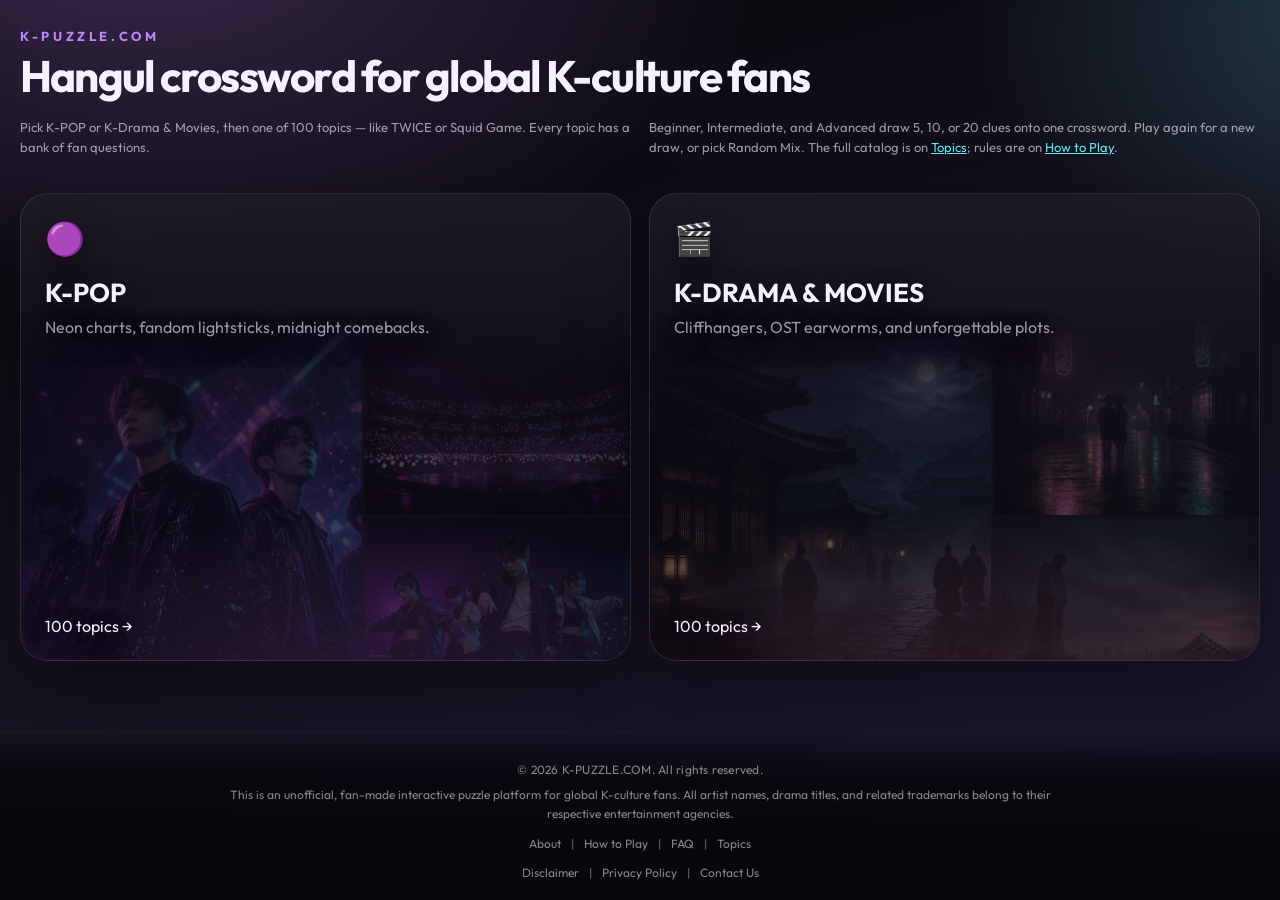
<file: index.html>
<!DOCTYPE html>
<html lang="en">
<head>
  <meta charset="UTF-8">
  <meta name="naver-site-verification" content="82d9a8148a7218da74c60f95227ab0cbf805e4ee">
  <meta name="viewport" content="width=device-width, initial-scale=1.0, viewport-fit=cover">
  <title>K-PUZZLE.COM — Hangul Crossword</title>
  <meta name="description" content="Hangul crossword puzzles for K-POP and K-Drama fans. Clear a topic, then share your time.">
  <meta name="robots" content="index,follow">
  <meta name="theme-color" content="#07060b">
  <meta property="og:title" content="K-PUZZLE.COM — Hangul Crossword">
  <meta property="og:description" content="I just cleared a Hangul crossword on K-PUZZLE.COM. Can you beat my time?">
  <meta property="og:type" content="website">
  <meta property="og:url" content="https://www.kculture-puzzle.com/">
  <meta property="og:site_name" content="K-PUZZLE.COM">
  <meta property="og:locale" content="en_US">
  <meta property="og:image" content="https://www.kculture-puzzle.com/img/themes/kpop-1.png">
  <meta name="twitter:card" content="summary_large_image">
  <meta name="twitter:title" content="K-PUZZLE.COM — Hangul Crossword">
  <meta name="twitter:description" content="Hangul crossword puzzles for K-POP and K-Drama fans. Clear a topic, then share your time.">
  <meta name="twitter:image" content="https://www.kculture-puzzle.com/img/themes/kpop-1.png">
  <link rel="canonical" href="https://www.kculture-puzzle.com/">
  <link rel="icon" href="img/favicon.svg" type="image/svg+xml">
  <!-- Paste Google / Bing site-verification meta tags on the next lines. -->
  <script type="application/ld+json">
  {
    "@context": "https://schema.org",
    "@type": "WebApplication",
    "name": "K-PUZZLE.COM",
    "url": "https://www.kculture-puzzle.com/",
    "applicationCategory": "GameApplication",
    "operatingSystem": "Any",
    "inLanguage": "en",
    "description": "Hangul crossword puzzles for K-POP and K-Drama fans. English clues, Korean syllable answers.",
    "offers": {
      "@type": "Offer",
      "price": "0",
      "priceCurrency": "USD"
    }
  }
  </script>
  <link rel="preconnect" href="https://fonts.googleapis.com">
  <link rel="preconnect" href="https://fonts.gstatic.com" crossorigin>
  <link href="https://fonts.googleapis.com/css2?family=Noto+Sans+KR:wght@500;700&family=Outfit:wght@400;600;800&display=swap" rel="stylesheet">
  <link rel="stylesheet" href="css/styles.css?v=20260912g">
  <script async src="https://pagead2.googlesyndication.com/pagead/js/adsbygoogle.js?client=ca-pub-8537672153066662" crossorigin="anonymous"></script>
</head>
<body>
  <div id="app">
    <section id="lobby">
      <header class="topbar">
        <div class="brand">
          <strong>K-PUZZLE.COM</strong>
          <h1>Hangul crossword for global K-culture fans</h1>
        </div>
        <div class="lede">
          <p>Pick K-POP or K-Drama &amp; Movies, then one of 100 topics — like TWICE or Squid Game. Every topic has a bank of fan questions.</p>
          <p>Beginner, Intermediate, and Advanced draw 5, 10, or 20 clues onto one crossword. Play again for a new draw, or pick Random Mix. The full catalog is on <a href="topics.html">Topics</a>; rules are on <a href="how-to-play.html">How to Play</a>.</p>
        </div>
      </header>
      <div id="theme-grid" class="theme-grid"></div>
    </section>

    <section id="topics" class="hidden" hidden>
      <header class="game-top">
        <div>
          <button id="topics-back" class="ghost" type="button">← Themes</button>
          <h1 id="topics-title"></h1>
          <p id="topics-vibe" class="vibe"></p>
          <div class="topic-tools">
            <input id="topic-search" type="search" placeholder="Search a topic…" autocomplete="off">
            <p id="topic-count"></p>
          </div>
        </div>
      </header>
      <div id="topic-grid" class="topic-grid"></div>
    </section>

    <section id="levels" class="hidden" hidden>
      <header class="game-top">
        <div>
          <button id="levels-back" class="ghost" type="button">← Topics</button>
          <h1 id="levels-title"></h1>
          <p id="levels-hangul" class="topic-hangul"></p>
          <p id="levels-vibe" class="vibe"></p>
        </div>
      </header>
      <div id="level-grid" class="topic-grid"></div>
    </section>

    <section id="game" class="hidden" hidden>
      <header class="game-top">
        <div class="game-top-main">
          <button id="back-btn" class="ghost" type="button">← Topics</button>
          <h1 id="topic-title"></h1>
          <p id="topic-hangul" class="topic-hangul"></p>
          <p id="topic-vibe" class="vibe"></p>
        </div>
        <time id="game-timer" class="game-timer" aria-label="Elapsed time">0:00</time>
        <p id="progress" class="progress pill"></p>
        <button id="hud-shuffle" class="shuffle hud-shuffle" type="button">Shuffle</button>
      </header>

      <div class="game-shell">
        <section class="bank-card">
          <div class="bank-head">
            <h2>Letter bank</h2>
            <button id="shuffle-btn" class="shuffle" type="button">Shuffle</button>
          </div>
          <div id="bank" class="bank"></div>
        </section>

        <section class="board-card">
          <p id="board-topic" class="board-topic"></p>
          <div id="board" class="crossword"></div>
          <div class="play-clue">
            <div id="active-clue" class="active-clue" role="status" aria-live="polite"></div>
            <button id="clues-toggle" class="clues-toggle" type="button" aria-expanded="false" aria-controls="clues">
              Clues
            </button>
          </div>
          <p id="status" class="status"></p>
        </section>

        <aside class="side-card" id="side-card">
          <div class="clues-head">
            <h2>Clues</h2>
            <button id="clues-close" class="ghost clues-close" type="button">Close</button>
          </div>
          <div id="clues" class="clue-list"></div>
        </aside>
      </div>
    </section>
  </div>

  <footer class="site-footer" id="site-footer">
    <p class="site-footer-copy">© 2026 K-PUZZLE.COM. All rights reserved.</p>
    <p class="site-footer-disclaimer">This is an unofficial, fan-made interactive puzzle platform for global K-culture fans. All artist names, drama titles, and related trademarks belong to their respective entertainment agencies.</p>
    <nav class="site-footer-links" aria-label="About this site">
      <a href="about.html">About</a>
      <span class="site-footer-sep" aria-hidden="true">|</span>
      <a href="how-to-play.html">How to Play</a>
      <span class="site-footer-sep" aria-hidden="true">|</span>
      <a href="faq.html">FAQ</a>
      <span class="site-footer-sep" aria-hidden="true">|</span>
      <a href="topics.html">Topics</a>
    </nav>
    <nav class="site-footer-links" aria-label="Legal">
      <a href="disclaimer.html">Disclaimer</a>
      <span class="site-footer-sep" aria-hidden="true">|</span>
      <a href="privacy.html">Privacy Policy</a>
      <span class="site-footer-sep" aria-hidden="true">|</span>
      <a href="contact.html">Contact Us</a>
    </nav>
  </footer>

  <div id="win" class="win hidden" hidden role="dialog" aria-modal="true" aria-labelledby="win-title">
    <canvas id="fireworks" class="fireworks" aria-hidden="true"></canvas>
    <div class="win-card">
      <p class="win-kicker">Puzzle cleared</p>
      <h2 id="win-title">Congratulations</h2>
      <p id="win-copy"></p>
      <div class="win-stats">
        <div class="win-stat">
          <span>Time</span>
          <strong id="win-time">0:00</strong>
        </div>
        <div class="win-stat">
          <span>Rank</span>
          <strong id="win-rank">Top —%</strong>
        </div>
      </div>
      <div class="win-actions">
        <button id="retry-btn" class="primary" type="button">RETRY</button>
        <button id="share-btn" class="share" type="button" aria-expanded="false" aria-controls="share-menu">Share</button>
      </div>
      <div id="share-menu" class="share-menu hidden" hidden>
        <button type="button" data-share="instagram" aria-label="Share to Instagram">
          <svg viewBox="0 0 24 24" aria-hidden="true"><path fill="currentColor" d="M7 3h10a4 4 0 0 1 4 4v10a4 4 0 0 1-4 4H7a4 4 0 0 1-4-4V7a4 4 0 0 1 4-4zm5 4.6A4.4 4.4 0 1 0 16.4 12 4.4 4.4 0 0 0 12 7.6zm0 7.2A2.8 2.8 0 1 1 14.8 12 2.8 2.8 0 0 1 12 14.8zM17.35 6.4a1.05 1.05 0 1 0 1.05 1.05 1.05 1.05 0 0 0-1.05-1.05z"/></svg>
          Instagram
        </button>
        <button type="button" data-share="x" aria-label="Share to X">
          <svg viewBox="0 0 24 24" aria-hidden="true"><path fill="currentColor" d="M14.7 10.4 21.2 3h-1.5l-5.6 6.4L9.6 3H3.8l6.9 10.1L3.8 21h1.5l6-6.9 4.8 6.9h5.8zm-2.1 2.5-.7-1-5.9-8.3h2.5l4.8 6.8.7 1 6.2 8.8h-2.5z"/></svg>
          X
        </button>
        <button type="button" data-share="facebook" aria-label="Share to Facebook">
          <svg viewBox="0 0 24 24" aria-hidden="true"><path fill="currentColor" d="M14.5 8.5V6.8c0-.7.5-1 1.2-1h1.8V3h-2.5C11.8 3 10 4.8 10 7.2v1.3H8v3h2V21h3.5v-9.5h2.4l.6-3z"/></svg>
          Facebook
        </button>
      </div>
      <p id="win-toast" class="win-toast hidden" hidden></p>
    </div>
  </div>

  <script src="js/legal.js?v=20260912g"></script>
  <script src="js/topics-kpop.js?v=20260912e"></script>
  <script src="js/topics-kdrama.js?v=20260912e"></script>
  <script src="js/admin-store.js?v=20260912b"></script>
  <script src="js/data.js?v=20260912e"></script>
  <script src="js/engine.js?v=20260912a"></script>
  <script src="js/pack.js?v=20260912d"></script>
  <script src="js/app.js?v=20260912e"></script>
</body>
</html>
</file>
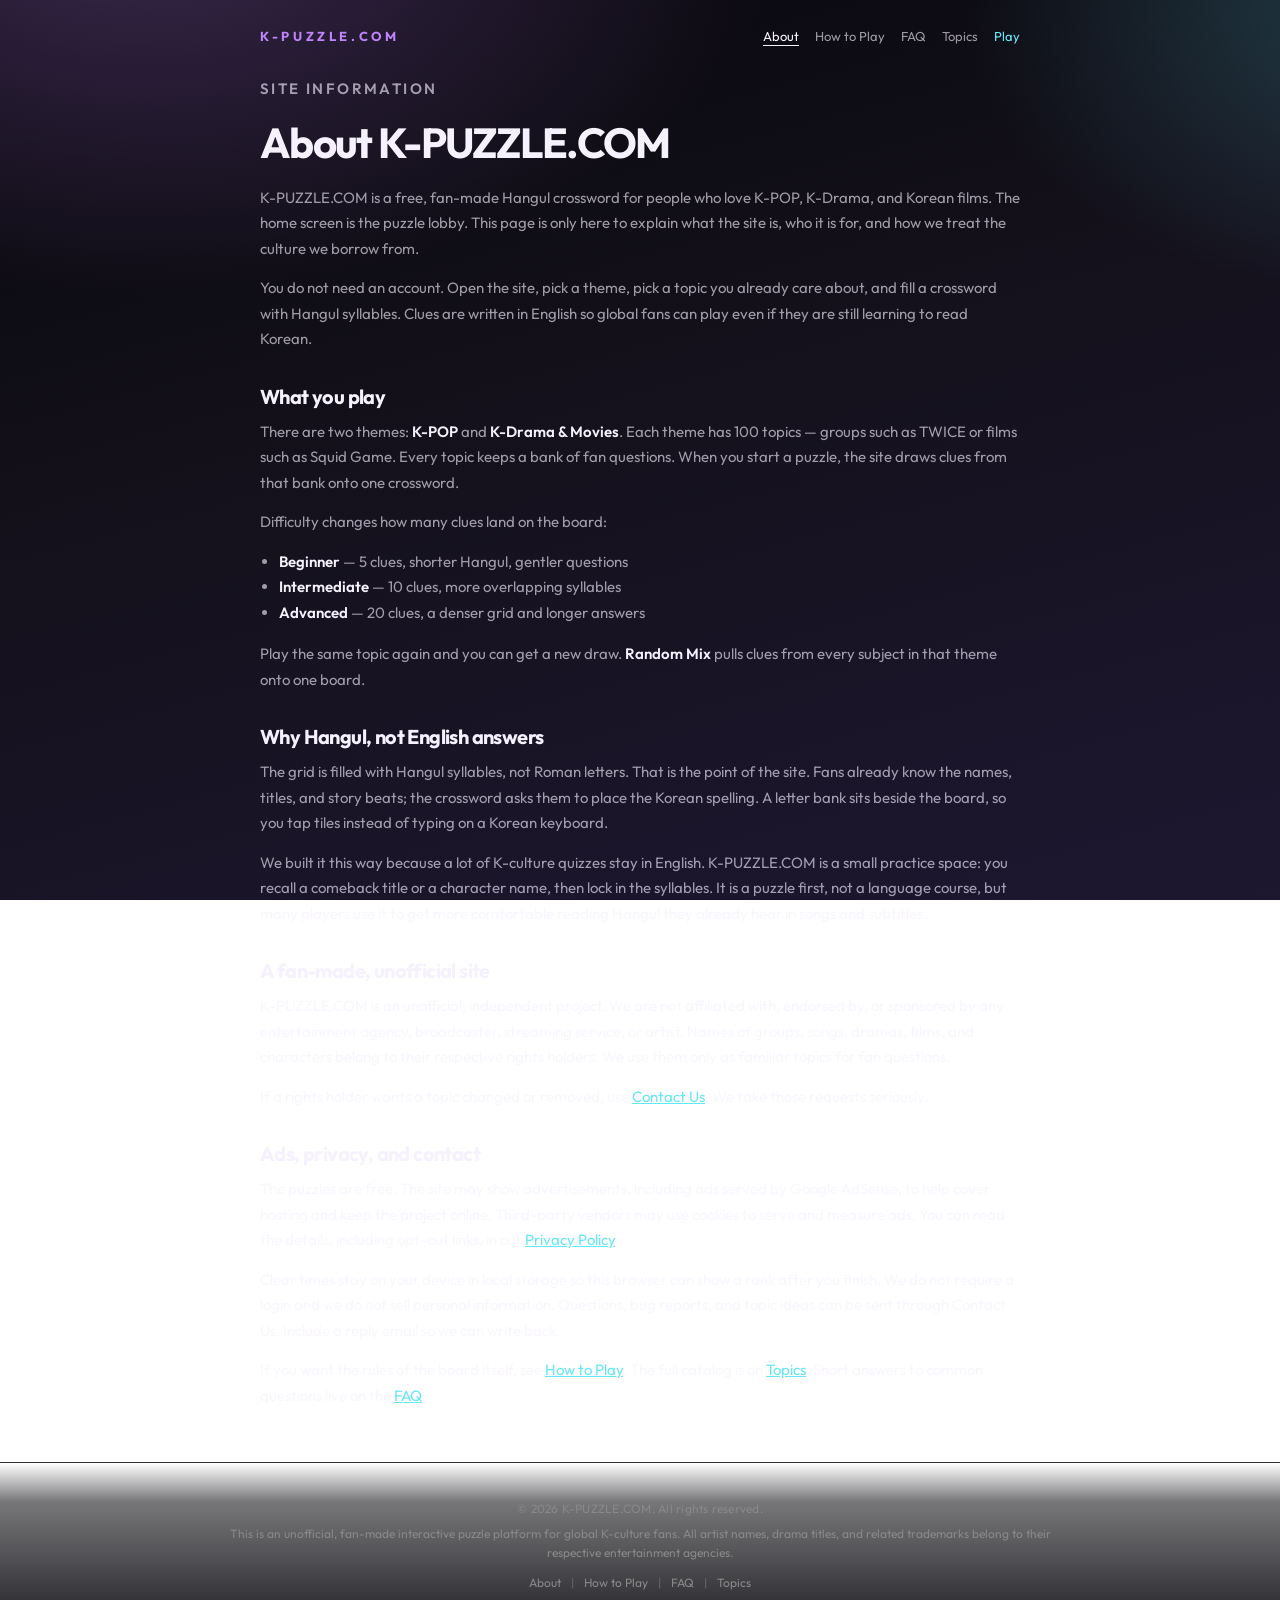
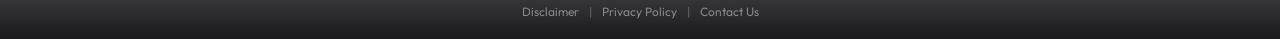
<file: about.html>
<!DOCTYPE html>
<html lang="en">
<head>
  <meta charset="UTF-8">
  <meta name="viewport" content="width=device-width, initial-scale=1.0, viewport-fit=cover">
  <title>About — K-PUZZLE.COM</title>
  <meta name="description" content="K-PUZZLE.COM is a fan-made Hangul crossword for global K-POP and K-Drama fans. Learn how the site works, who it is for, and how to reach us.">
  <meta name="robots" content="index,follow">
  <meta name="theme-color" content="#07060b">
  <meta property="og:title" content="About — K-PUZZLE.COM">
  <meta property="og:description" content="A fan-made Hangul crossword platform for global K-culture fans.">
  <meta property="og:type" content="website">
  <meta property="og:url" content="https://www.kculture-puzzle.com/about.html">
  <meta property="og:site_name" content="K-PUZZLE.COM">
  <meta property="og:locale" content="en_US">
  <meta property="og:image" content="https://www.kculture-puzzle.com/img/themes/kpop-1.png">
  <meta name="twitter:card" content="summary_large_image">
  <meta name="twitter:title" content="About — K-PUZZLE.COM">
  <meta name="twitter:description" content="A fan-made Hangul crossword platform for global K-culture fans.">
  <meta name="twitter:image" content="https://www.kculture-puzzle.com/img/themes/kpop-1.png">
  <link rel="canonical" href="https://www.kculture-puzzle.com/about.html">
  <link rel="icon" href="img/favicon.svg" type="image/svg+xml">
  <link rel="preconnect" href="https://fonts.googleapis.com">
  <link rel="preconnect" href="https://fonts.gstatic.com" crossorigin>
  <link href="https://fonts.googleapis.com/css2?family=Noto+Sans+KR:wght@500;700&family=Outfit:wght@400;600;800&display=swap" rel="stylesheet">
  <link rel="stylesheet" href="css/styles.css?v=20260912g">
  <script async src="https://pagead2.googlesyndication.com/pagead/js/adsbygoogle.js?client=ca-pub-8537672153066662" crossorigin="anonymous"></script>
</head>
<body class="info-page">
  <div id="app" class="info-app">
    <header class="info-top">
      <a class="info-brand" href="index.html">K-PUZZLE.COM</a>
      <nav class="info-nav" aria-label="Information">
        <a href="about.html" aria-current="page">About</a>
        <a href="how-to-play.html">How to Play</a>
        <a href="faq.html">FAQ</a>
        <a href="topics.html">Topics</a>
        <a class="info-play" href="index.html">Play</a>
      </nav>
    </header>

    <article class="info-article">
      <p class="info-kicker">Site information</p>
      <h1>About K-PUZZLE.COM</h1>
      <p>K-PUZZLE.COM is a free, fan-made Hangul crossword for people who love K-POP, K-Drama, and Korean films. The home screen is the puzzle lobby. This page is only here to explain what the site is, who it is for, and how we treat the culture we borrow from.</p>
      <p>You do not need an account. Open the site, pick a theme, pick a topic you already care about, and fill a crossword with Hangul syllables. Clues are written in English so global fans can play even if they are still learning to read Korean.</p>

      <h2>What you play</h2>
      <p>There are two themes: <strong>K-POP</strong> and <strong>K-Drama &amp; Movies</strong>. Each theme has 100 topics — groups such as TWICE or films such as Squid Game. Every topic keeps a bank of fan questions. When you start a puzzle, the site draws clues from that bank onto one crossword.</p>
      <p>Difficulty changes how many clues land on the board:</p>
      <ul>
        <li><strong>Beginner</strong> — 5 clues, shorter Hangul, gentler questions</li>
        <li><strong>Intermediate</strong> — 10 clues, more overlapping syllables</li>
        <li><strong>Advanced</strong> — 20 clues, a denser grid and longer answers</li>
      </ul>
      <p>Play the same topic again and you can get a new draw. <strong>Random Mix</strong> pulls clues from every subject in that theme onto one board.</p>

      <h2>Why Hangul, not English answers</h2>
      <p>The grid is filled with Hangul syllables, not Roman letters. That is the point of the site. Fans already know the names, titles, and story beats; the crossword asks them to place the Korean spelling. A letter bank sits beside the board, so you tap tiles instead of typing on a Korean keyboard.</p>
      <p>We built it this way because a lot of K-culture quizzes stay in English. K-PUZZLE.COM is a small practice space: you recall a comeback title or a character name, then lock in the syllables. It is a puzzle first, not a language course, but many players use it to get more comfortable reading Hangul they already hear in songs and subtitles.</p>

      <h2>A fan-made, unofficial site</h2>
      <p>K-PUZZLE.COM is an unofficial, independent project. We are not affiliated with, endorsed by, or sponsored by any entertainment agency, broadcaster, streaming service, or artist. Names of groups, songs, dramas, films, and characters belong to their respective rights holders. We use them only as familiar topics for fan questions.</p>
      <p>If a rights holder wants a topic changed or removed, use <a href="contact.html">Contact Us</a>. We take those requests seriously.</p>

      <h2>Ads, privacy, and contact</h2>
      <p>The puzzles are free. The site may show advertisements, including ads served by Google AdSense, to help cover hosting and keep the project online. Third-party vendors may use cookies to serve and measure ads. You can read the details, including opt-out links, in our <a href="privacy.html">Privacy Policy</a>.</p>
      <p>Clear times stay on your device in local storage so this browser can show a rank after you finish. We do not require a login and we do not sell personal information. Questions, bug reports, and topic ideas can be sent through Contact Us. Include a reply email so we can write back.</p>
      <p>If you want the rules of the board itself, see <a href="how-to-play.html">How to Play</a>. The full catalog is on <a href="topics.html">Topics</a>. Short answers to common questions live on the <a href="faq.html">FAQ</a>.</p>
    </article>
  </div>

  <footer class="site-footer" id="site-footer">
    <p class="site-footer-copy">© 2026 K-PUZZLE.COM. All rights reserved.</p>
    <p class="site-footer-disclaimer">This is an unofficial, fan-made interactive puzzle platform for global K-culture fans. All artist names, drama titles, and related trademarks belong to their respective entertainment agencies.</p>
    <nav class="site-footer-links" aria-label="About this site">
      <a href="about.html" aria-current="page">About</a>
      <span class="site-footer-sep" aria-hidden="true">|</span>
      <a href="how-to-play.html">How to Play</a>
      <span class="site-footer-sep" aria-hidden="true">|</span>
      <a href="faq.html">FAQ</a>
      <span class="site-footer-sep" aria-hidden="true">|</span>
      <a href="topics.html">Topics</a>
    </nav>
    <nav class="site-footer-links" aria-label="Legal">
      <a href="disclaimer.html">Disclaimer</a>
      <span class="site-footer-sep" aria-hidden="true">|</span>
      <a href="privacy.html">Privacy Policy</a>
      <span class="site-footer-sep" aria-hidden="true">|</span>
      <a href="contact.html">Contact Us</a>
    </nav>
  </footer>

  <script src="js/legal.js?v=20260912g"></script>
</body>
</html>
</file>
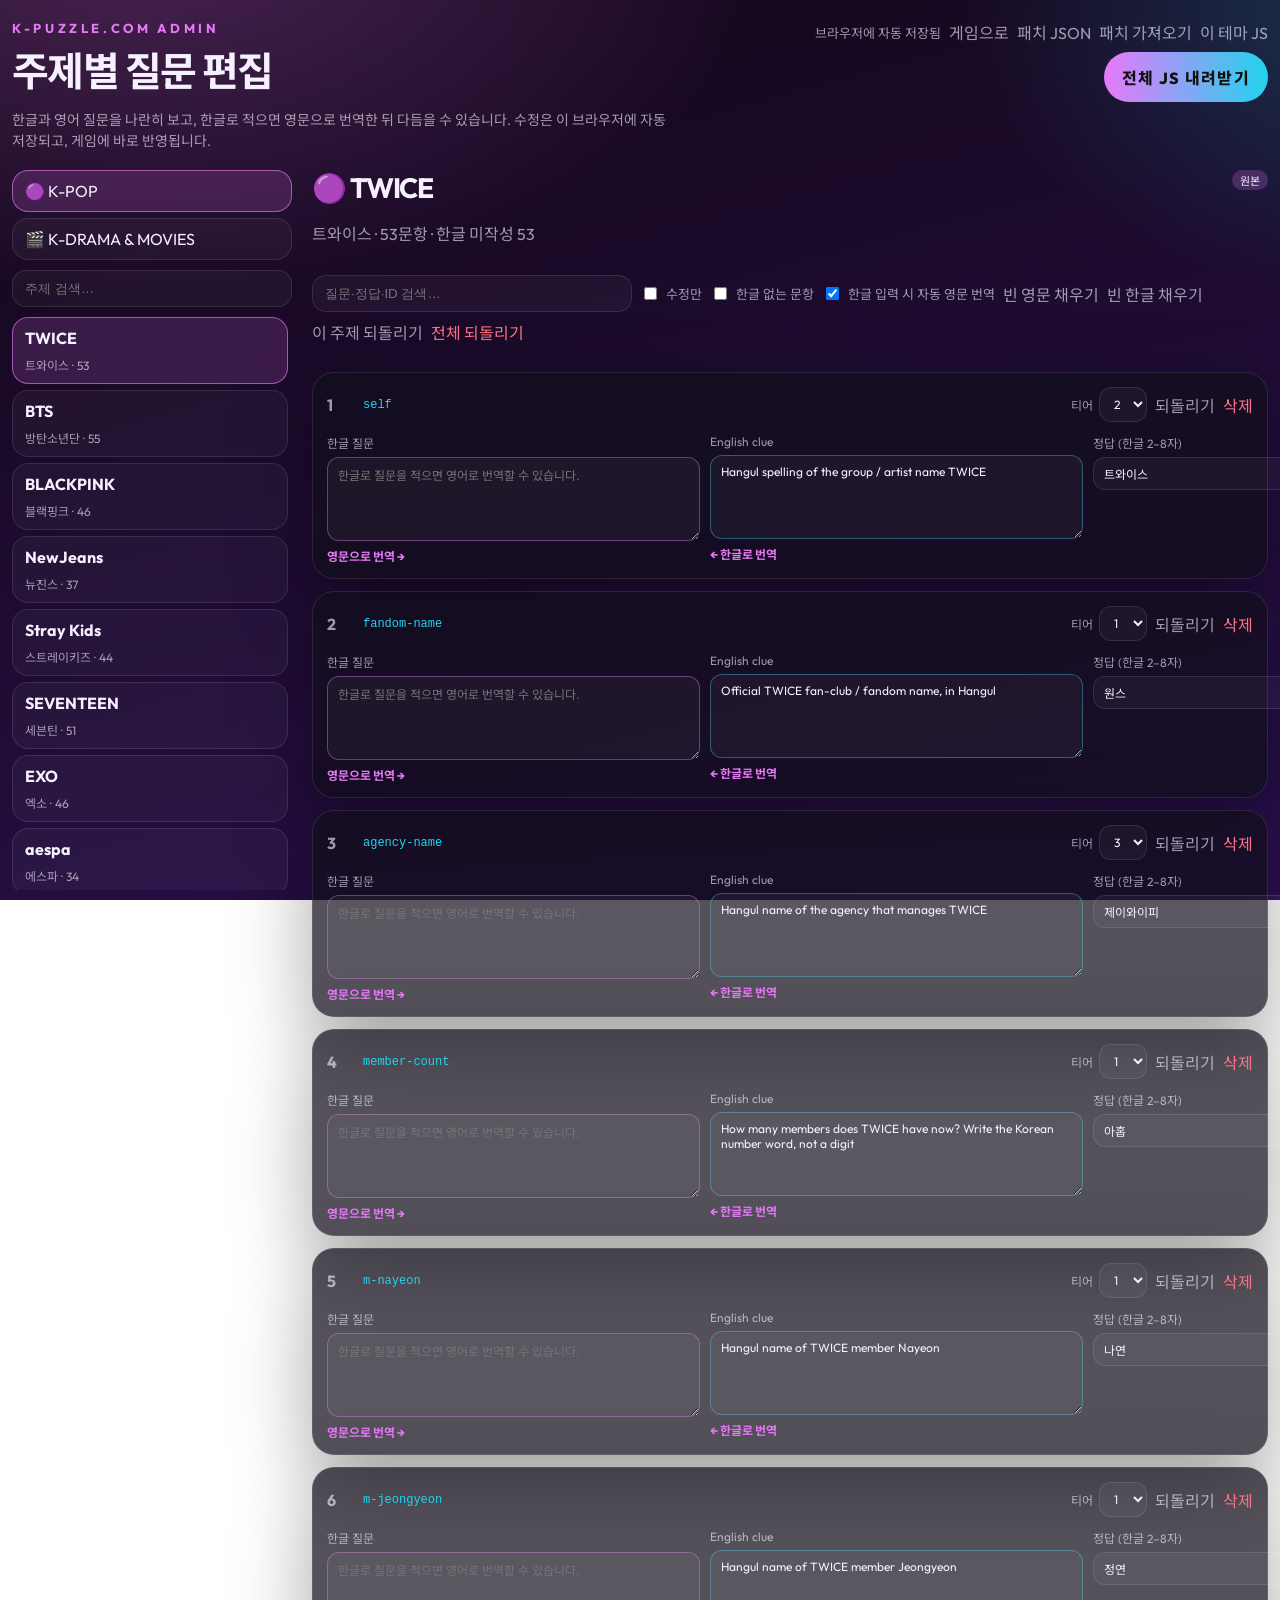
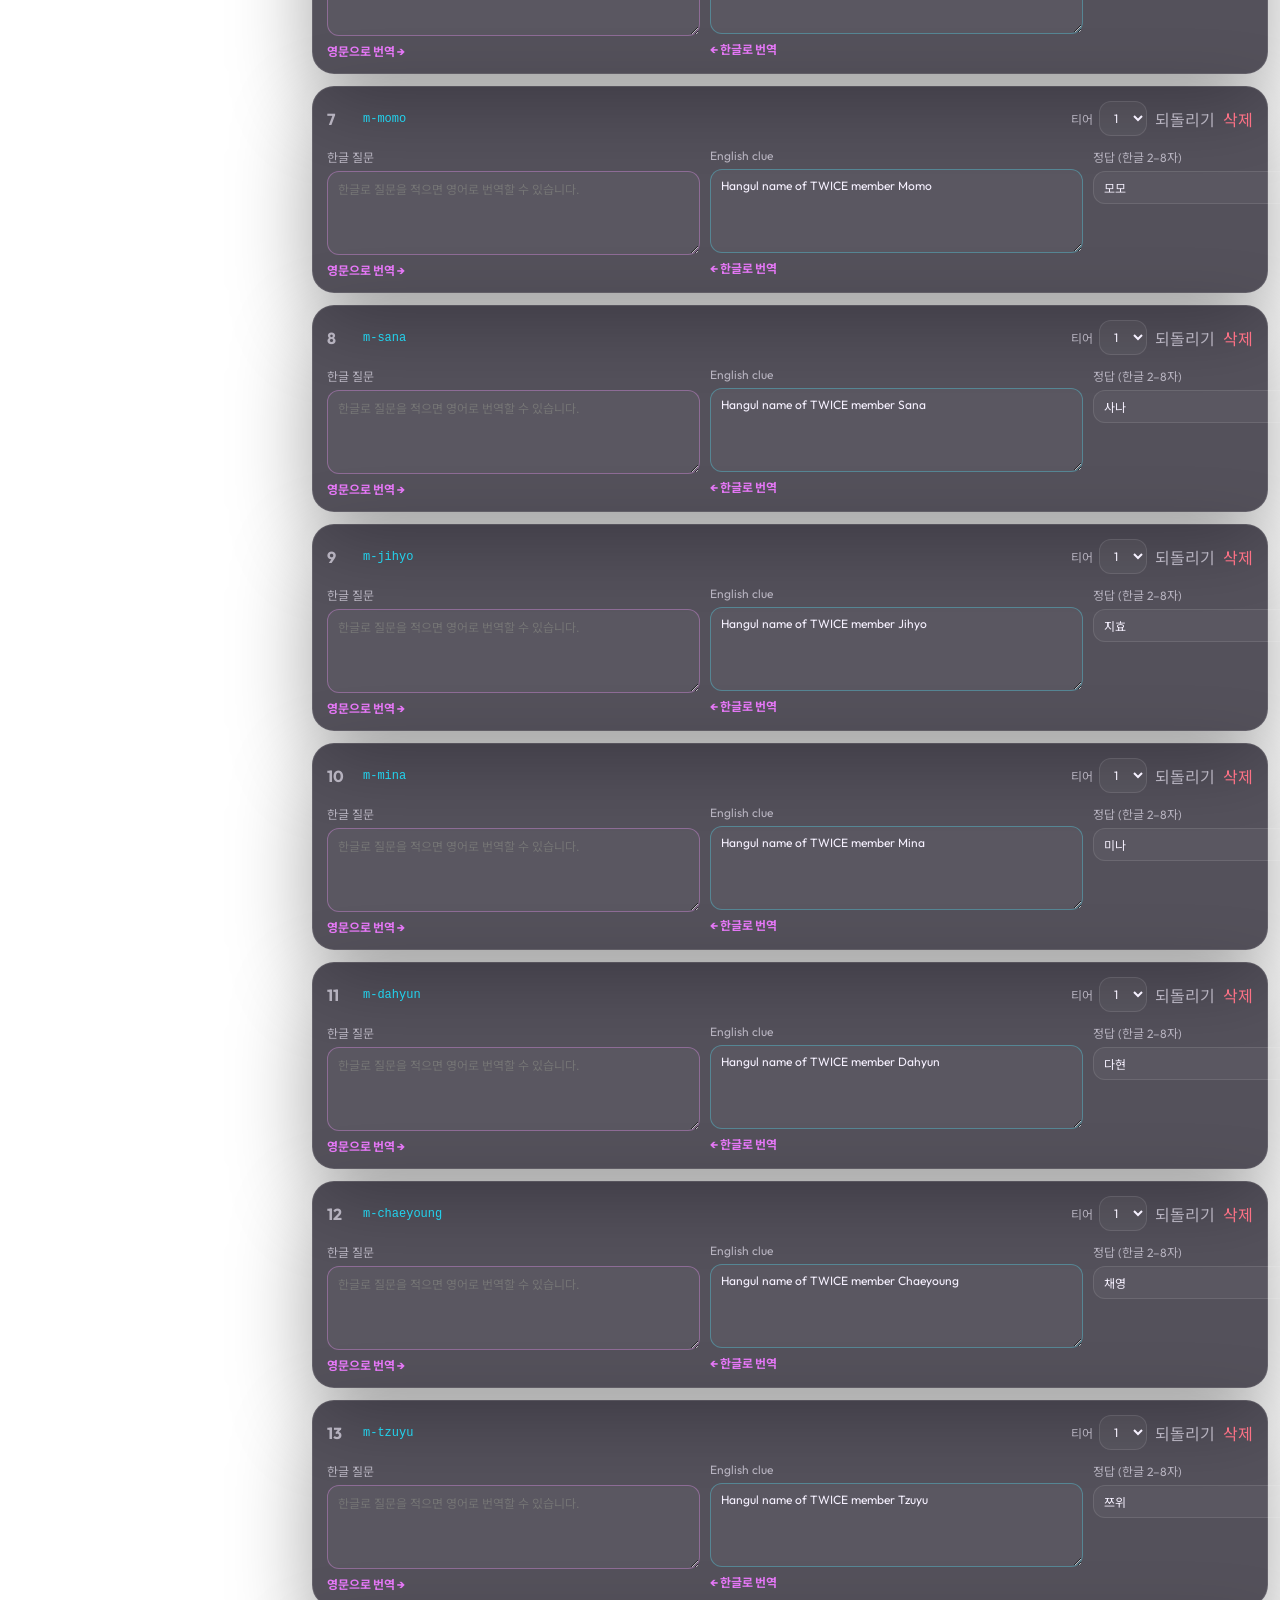
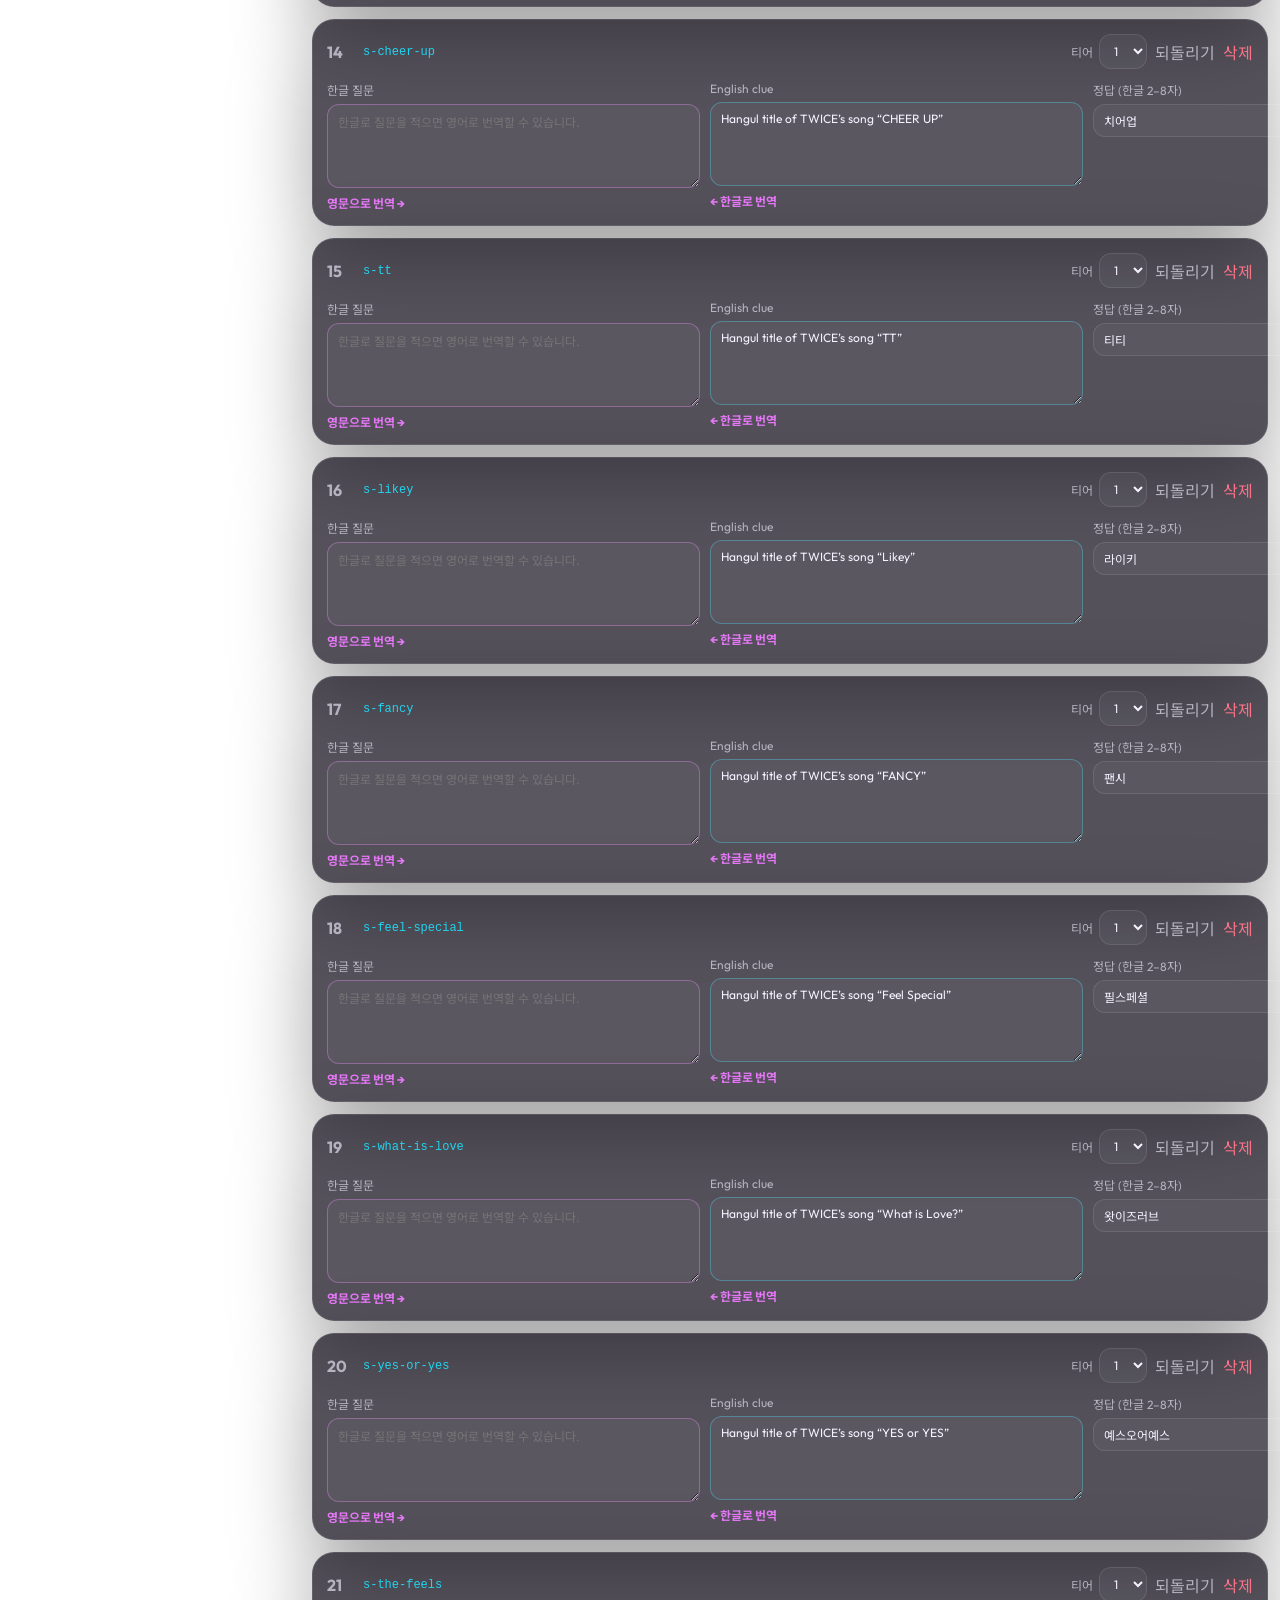
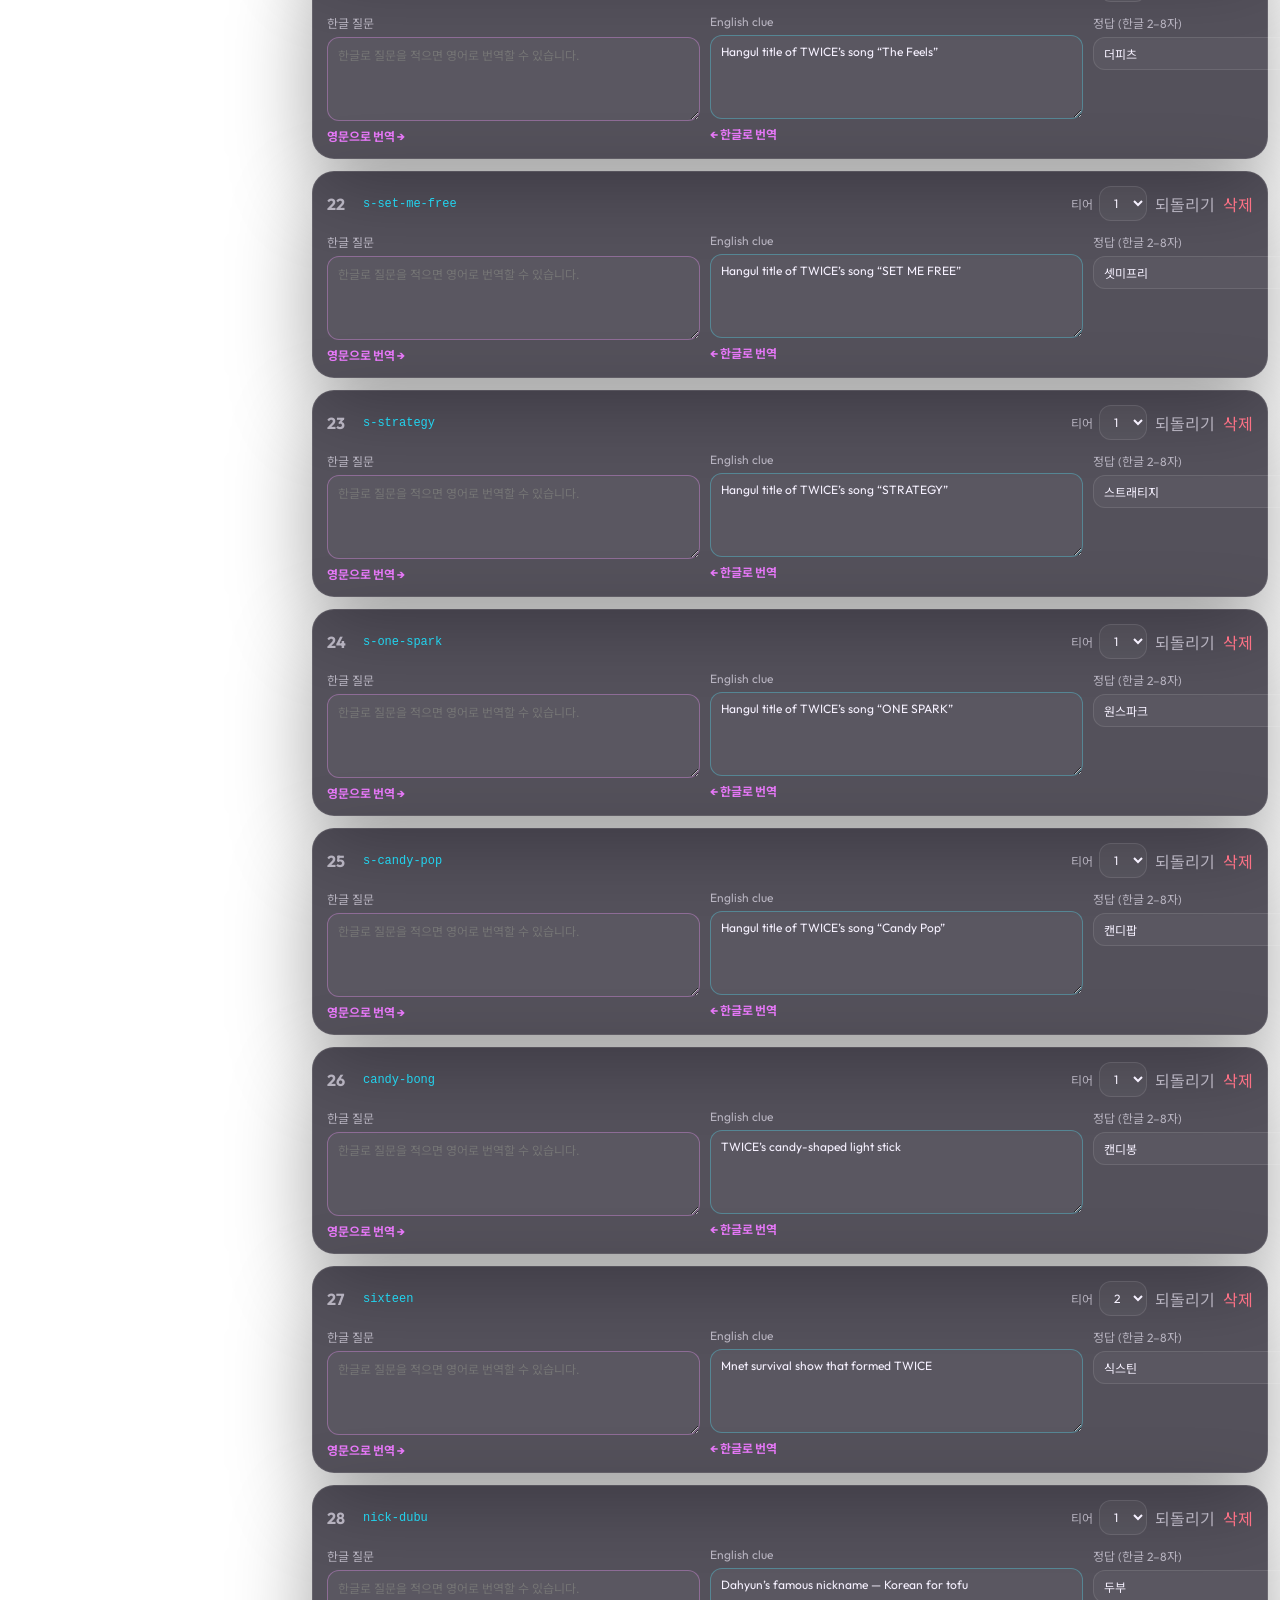
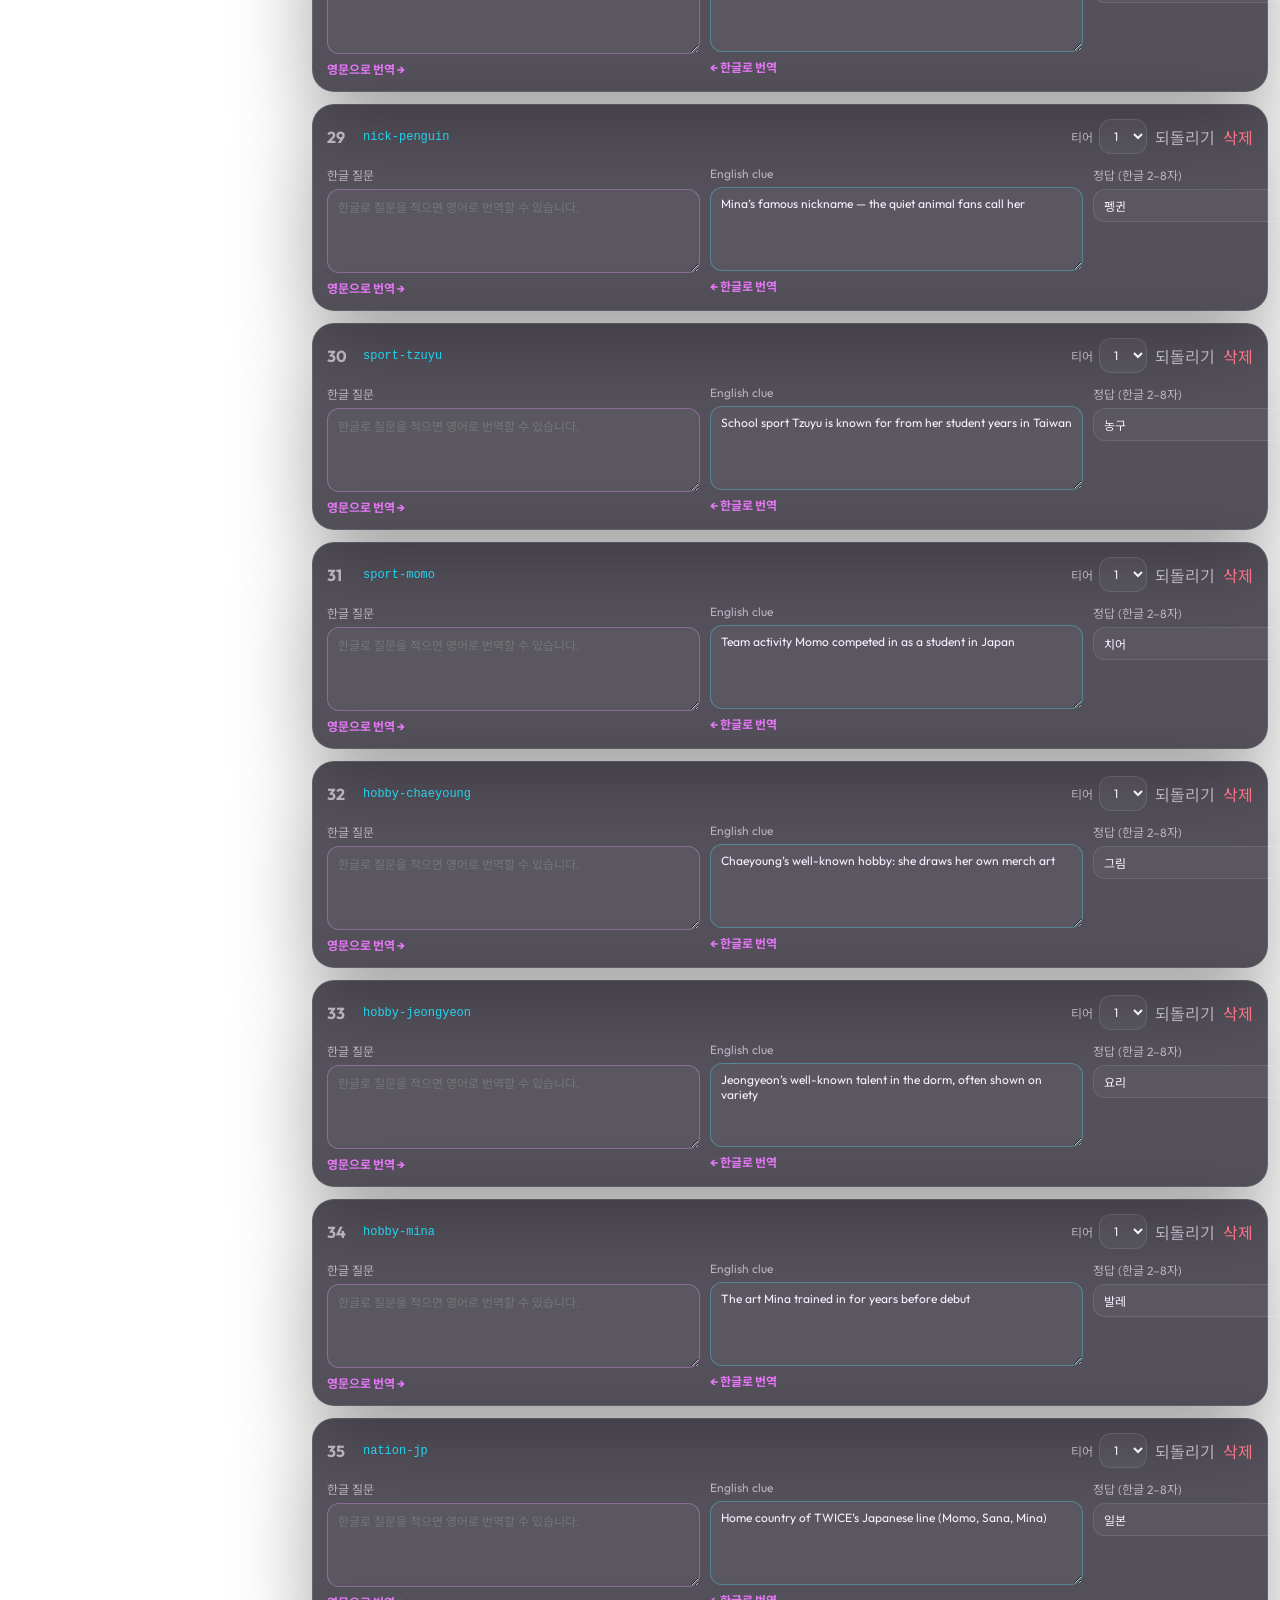
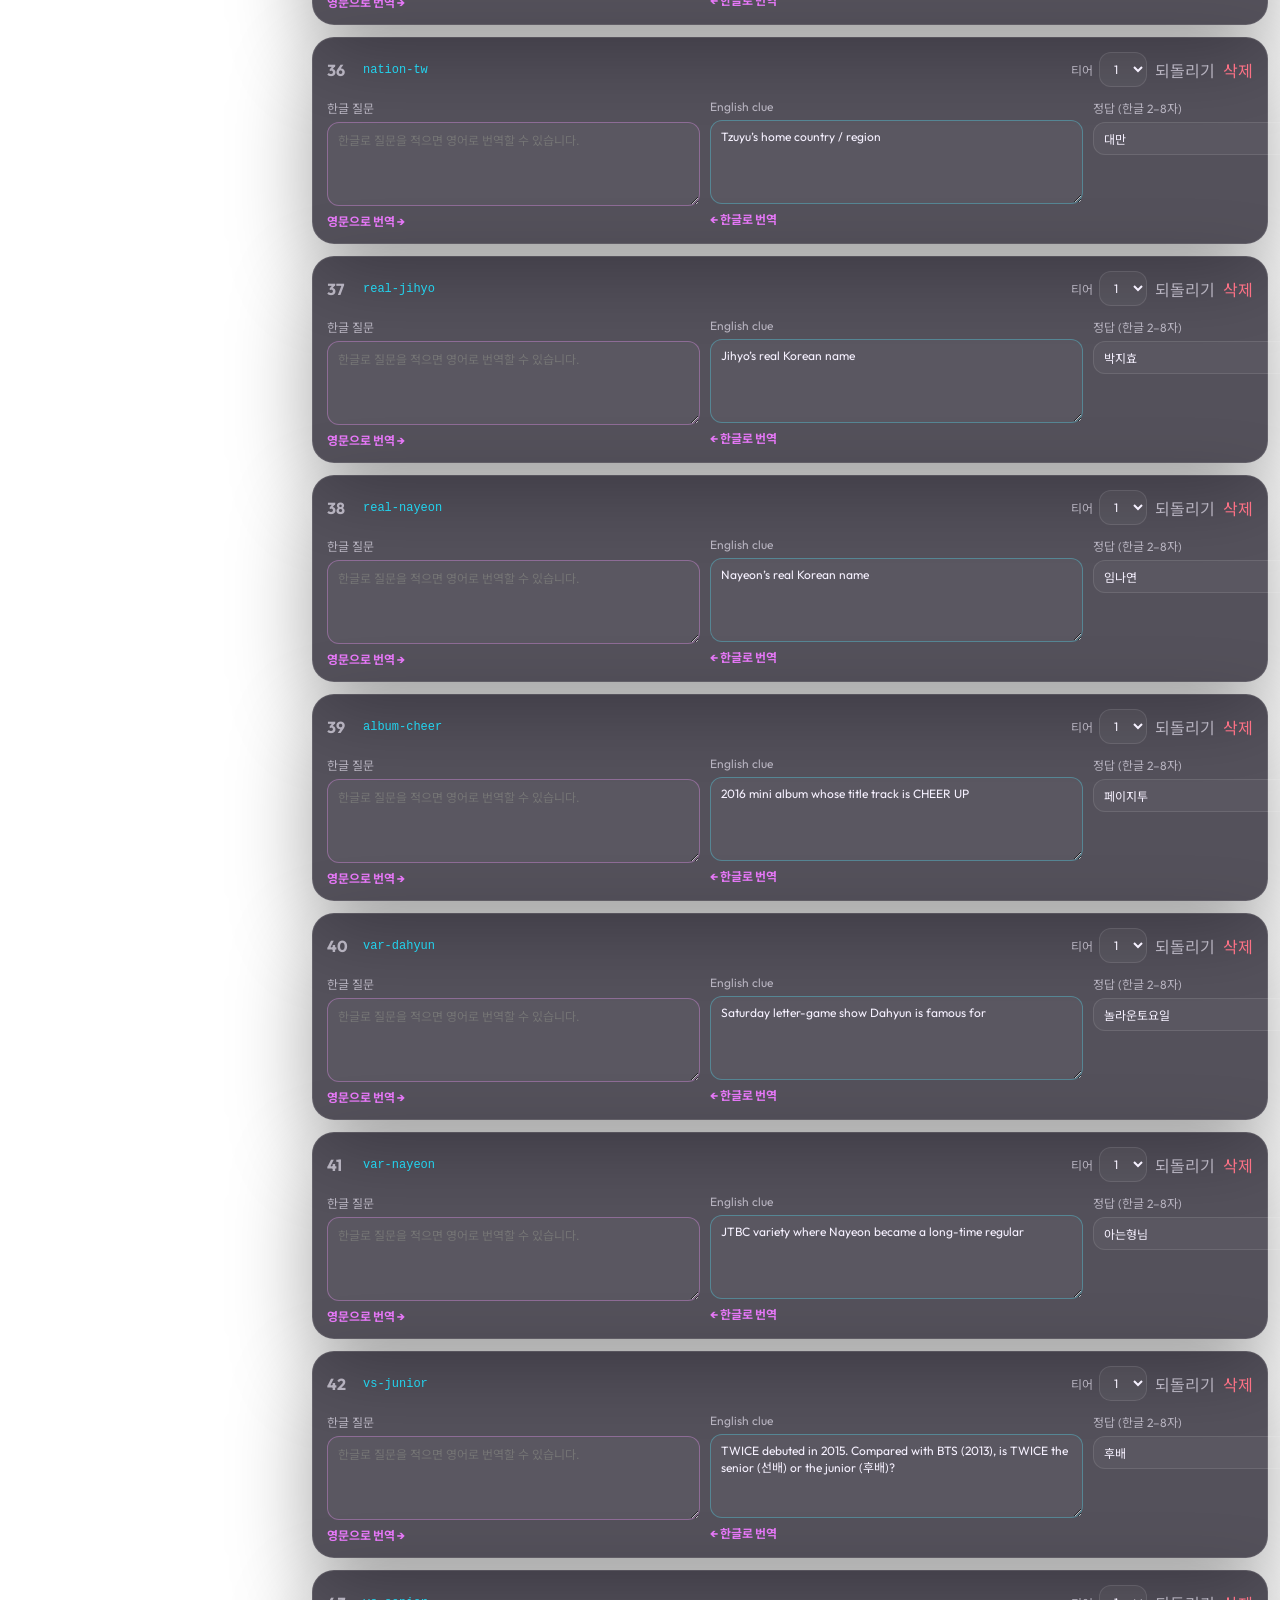
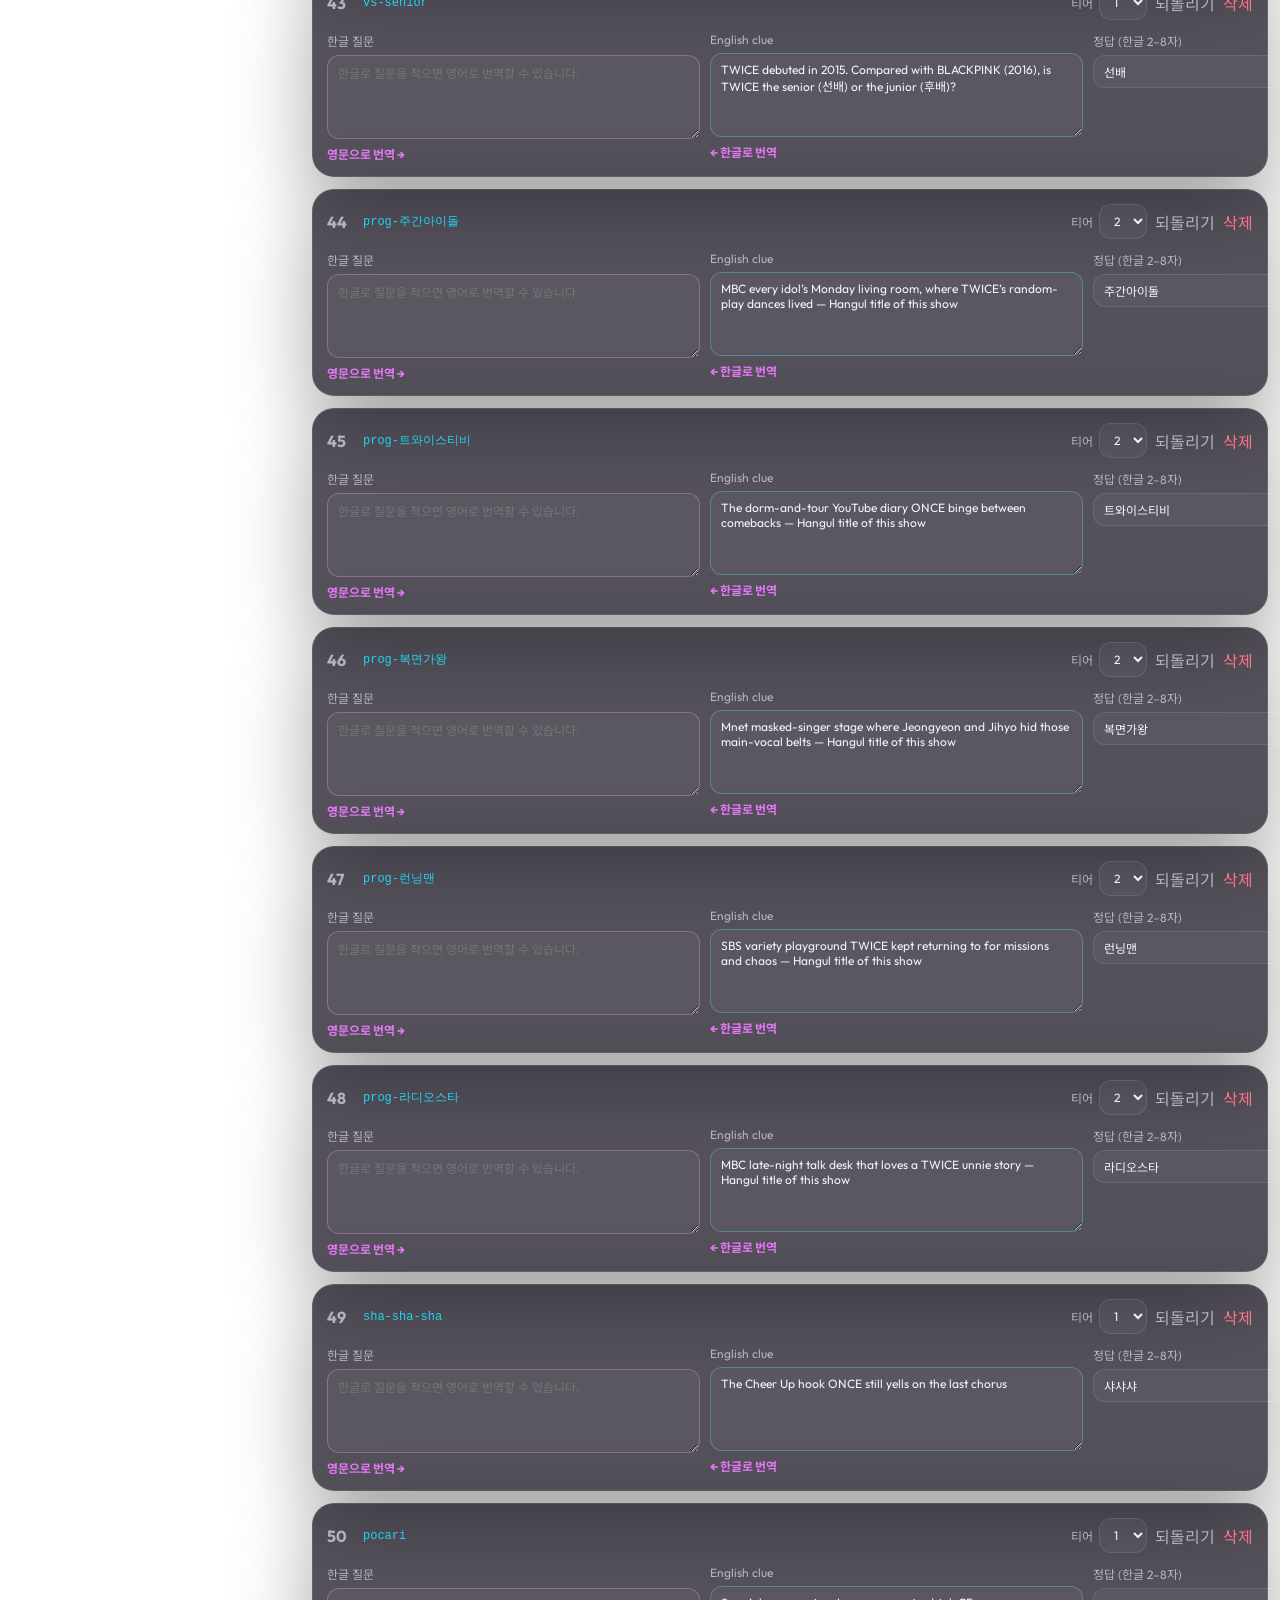
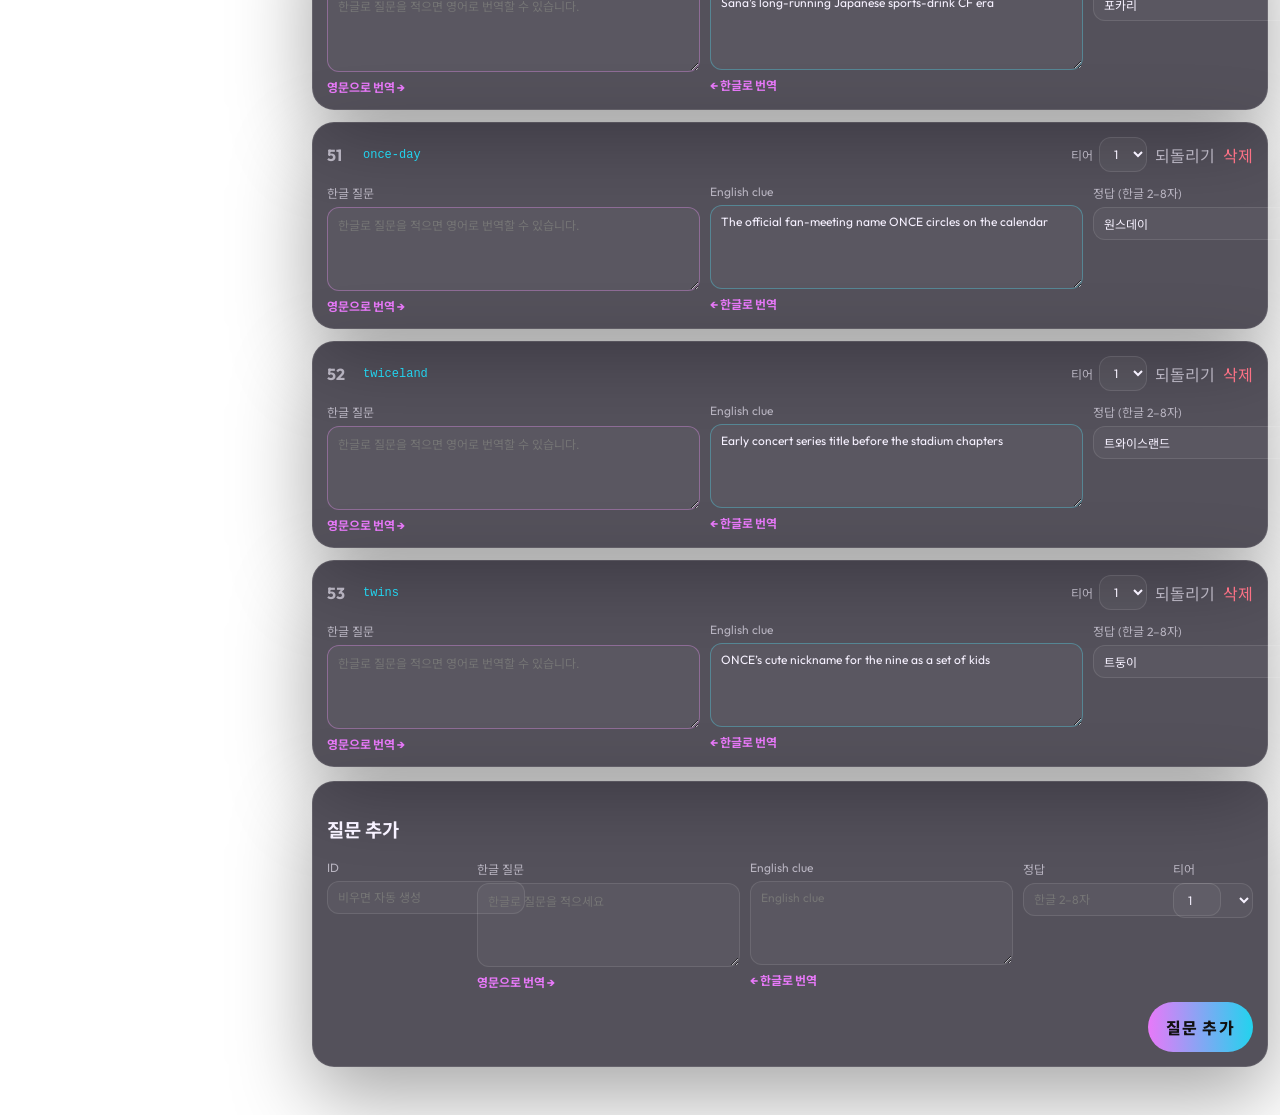
<file: admin.html>
<!DOCTYPE html>
<html lang="ko">
<head>
  <meta charset="UTF-8">
  <meta name="viewport" content="width=device-width, initial-scale=1.0">
  <title>K-PUZZLE.COM 관리자 — 질문 편집</title>
  <meta name="robots" content="noindex,nofollow">
  <link rel="preconnect" href="https://fonts.googleapis.com">
  <link rel="preconnect" href="https://fonts.gstatic.com" crossorigin>
  <link href="https://fonts.googleapis.com/css2?family=Noto+Sans+KR:wght@500;700&family=Outfit:wght@400;600;800&display=swap" rel="stylesheet">
  <link rel="stylesheet" href="css/styles.css?v=20260912b">
  <link rel="stylesheet" href="css/admin.css?v=20260912b">
</head>
<body class="admin-body">
  <div id="admin">
    <header class="admin-top">
      <div class="brand">
        <strong>K-PUZZLE.COM ADMIN</strong>
        <h1>주제별 질문 편집</h1>
        <p>한글과 영어 질문을 나란히 보고, 한글로 적으면 영문으로 번역한 뒤 다듬을 수 있습니다. 수정은 이 브라우저에 자동 저장되고, 게임에 바로 반영됩니다.</p>
      </div>
      <div class="admin-actions">
        <p id="save-state" class="save-state" role="status">준비됨</p>
        <a class="ghost" href="index.html">게임으로</a>
        <button id="export-json" class="ghost" type="button">패치 JSON</button>
        <button id="import-json" class="ghost" type="button">패치 가져오기</button>
        <input id="import-file" type="file" accept="application/json,.json" hidden>
        <button id="export-js" class="ghost" type="button">이 테마 JS</button>
        <button id="export-all-js" class="primary" type="button">전체 JS 내려받기</button>
      </div>
    </header>

    <aside class="admin-nav">
      <div id="theme-tabs" class="theme-tabs"></div>
      <input id="topic-search" type="search" placeholder="주제 검색…" autocomplete="off">
      <div id="topic-list" class="topic-list"></div>
    </aside>

    <main class="admin-main">
      <header class="editor-head">
        <div>
          <h2 id="topic-title">주제를 선택하세요</h2>
          <p id="topic-meta" class="vibe"></p>
        </div>
        <span id="dirty-badge" class="dirty-badge">원본</span>
      </header>

      <div class="editor-tools">
        <input id="question-search" type="search" placeholder="질문·정답·ID 검색…" autocomplete="off">
        <label class="check"><input id="filter-dirty" type="checkbox"> 수정만</label>
        <label class="check"><input id="filter-empty-ko" type="checkbox"> 한글 없는 문항</label>
        <label class="check"><input id="auto-translate" type="checkbox" checked> 한글 입력 시 자동 영문 번역</label>
        <button id="translate-empty-en" class="ghost" type="button">빈 영문 채우기</button>
        <button id="translate-empty-ko" class="ghost" type="button">빈 한글 채우기</button>
        <button id="reset-topic" class="ghost" type="button">이 주제 되돌리기</button>
        <button id="reset-all" class="ghost danger" type="button">전체 되돌리기</button>
      </div>
      <p id="batch-status" class="batch-status" role="status"></p>

      <p id="empty-state" class="empty-state">왼쪽에서 주제를 고르면 팬 질문들이 한글/영어와 함께 나타납니다.</p>
      <div id="question-list" class="question-list"></div>

      <section class="add-card">
        <h3>질문 추가</h3>
        <div class="add-grid">
          <label>ID <input id="add-id" type="text" placeholder="비우면 자동 생성"></label>
          <label>한글 질문
            <textarea id="add-ko" rows="2" placeholder="한글로 질문을 적으세요"></textarea>
            <button id="add-translate-en" class="translate-btn" type="button">영문으로 번역 →</button>
          </label>
          <label>English clue
            <textarea id="add-en" rows="2" placeholder="English clue"></textarea>
            <button id="add-translate-ko" class="translate-btn" type="button">← 한글로 번역</button>
          </label>
          <label>정답 <input id="add-hangul" type="text" maxlength="8" placeholder="한글 2–8자"></label>
          <label>티어
            <select id="add-tier">
              <option value="1">1</option>
              <option value="2">2</option>
              <option value="3">3</option>
            </select>
          </label>
        </div>
        <div class="add-foot">
          <p id="add-status" class="batch-status"></p>
          <button id="add-question" class="primary" type="button">질문 추가</button>
        </div>
      </section>
    </main>
  </div>

  <script src="js/topics-kpop.js?v=20260912e"></script>
  <script src="js/topics-kdrama.js?v=20260912e"></script>
  <script src="js/admin-store.js?v=20260912b"></script>
  <script src="js/admin.js?v=20260912b"></script>
</body>
</html>
</file>
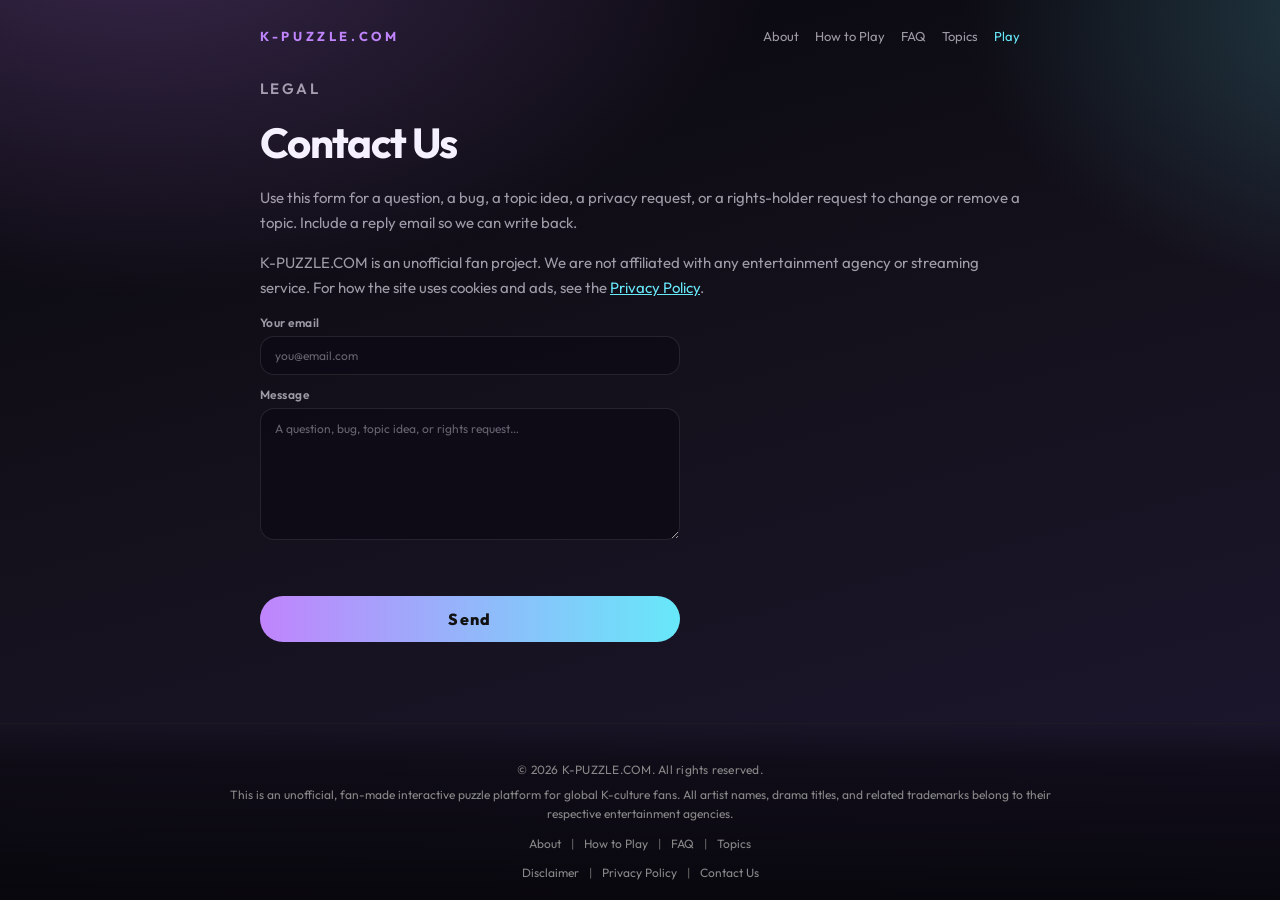
<file: contact.html>
<!DOCTYPE html>
<html lang="en">
<head>
  <meta charset="UTF-8">
  <meta name="viewport" content="width=device-width, initial-scale=1.0, viewport-fit=cover">
  <title>Contact Us — K-PUZZLE.COM</title>
  <meta name="description" content="Contact K-PUZZLE.COM about bugs, topic ideas, privacy questions, or rights requests for the Hangul crossword.">
  <meta name="robots" content="index,follow">
  <meta name="theme-color" content="#07060b">
  <meta property="og:title" content="Contact Us — K-PUZZLE.COM">
  <meta property="og:description" content="Send a question, bug report, topic idea, or rights request.">
  <meta property="og:type" content="website">
  <meta property="og:url" content="https://www.kculture-puzzle.com/contact.html">
  <meta property="og:site_name" content="K-PUZZLE.COM">
  <meta property="og:locale" content="en_US">
  <meta property="og:image" content="https://www.kculture-puzzle.com/img/themes/kpop-1.png">
  <meta name="twitter:card" content="summary_large_image">
  <meta name="twitter:title" content="Contact Us — K-PUZZLE.COM">
  <meta name="twitter:description" content="Send a question, bug report, topic idea, or rights request.">
  <meta name="twitter:image" content="https://www.kculture-puzzle.com/img/themes/kpop-1.png">
  <link rel="canonical" href="https://www.kculture-puzzle.com/contact.html">
  <link rel="icon" href="img/favicon.svg" type="image/svg+xml">
  <link rel="preconnect" href="https://fonts.googleapis.com">
  <link rel="preconnect" href="https://fonts.gstatic.com" crossorigin>
  <link href="https://fonts.googleapis.com/css2?family=Noto+Sans+KR:wght@500;700&family=Outfit:wght@400;600;800&display=swap" rel="stylesheet">
  <link rel="stylesheet" href="css/styles.css?v=20260912g">
  <script async src="https://pagead2.googlesyndication.com/pagead/js/adsbygoogle.js?client=ca-pub-8537672153066662" crossorigin="anonymous"></script>
</head>
<body class="info-page">
  <div id="app" class="info-app">
    <header class="info-top">
      <a class="info-brand" href="index.html">K-PUZZLE.COM</a>
      <nav class="info-nav" aria-label="Information">
        <a href="about.html">About</a>
        <a href="how-to-play.html">How to Play</a>
        <a href="faq.html">FAQ</a>
        <a href="topics.html">Topics</a>
        <a class="info-play" href="index.html">Play</a>
      </nav>
    </header>

    <article class="info-article">
      <p class="info-kicker">Legal</p>
      <h1>Contact Us</h1>
      <p>Use this form for a question, a bug, a topic idea, a privacy request, or a rights-holder request to change or remove a topic. Include a reply email so we can write back.</p>
      <p>K-PUZZLE.COM is an unofficial fan project. We are not affiliated with any entertainment agency or streaming service. For how the site uses cookies and ads, see the <a href="privacy.html">Privacy Policy</a>.</p>

      <form id="contact-form" class="contact-form info-contact-form" novalidate>
        <label class="contact-field">
          <span>Your email</span>
          <input id="contact-email" name="email" type="email" inputmode="email" autocomplete="email" required placeholder="you@email.com">
        </label>
        <label class="contact-field">
          <span>Message</span>
          <textarea id="contact-message" name="message" required rows="6" placeholder="A question, bug, topic idea, or rights request…"></textarea>
        </label>
        <input class="contact-honey" type="text" name="_honey" tabindex="-1" autocomplete="off" aria-hidden="true">
        <p id="contact-status" class="contact-status" role="status"></p>
        <button id="contact-submit" class="primary contact-submit" type="submit">Send</button>
      </form>
    </article>
  </div>

  <footer class="site-footer" id="site-footer">
    <p class="site-footer-copy">© 2026 K-PUZZLE.COM. All rights reserved.</p>
    <p class="site-footer-disclaimer">This is an unofficial, fan-made interactive puzzle platform for global K-culture fans. All artist names, drama titles, and related trademarks belong to their respective entertainment agencies.</p>
    <nav class="site-footer-links" aria-label="About this site">
      <a href="about.html">About</a>
      <span class="site-footer-sep" aria-hidden="true">|</span>
      <a href="how-to-play.html">How to Play</a>
      <span class="site-footer-sep" aria-hidden="true">|</span>
      <a href="faq.html">FAQ</a>
      <span class="site-footer-sep" aria-hidden="true">|</span>
      <a href="topics.html">Topics</a>
    </nav>
    <nav class="site-footer-links" aria-label="Legal">
      <a href="disclaimer.html">Disclaimer</a>
      <span class="site-footer-sep" aria-hidden="true">|</span>
      <a href="privacy.html">Privacy Policy</a>
      <span class="site-footer-sep" aria-hidden="true">|</span>
      <a href="contact.html" aria-current="page">Contact Us</a>
    </nav>
  </footer>

  <script src="js/legal.js?v=20260912g"></script>
</body>
</html>
</file>
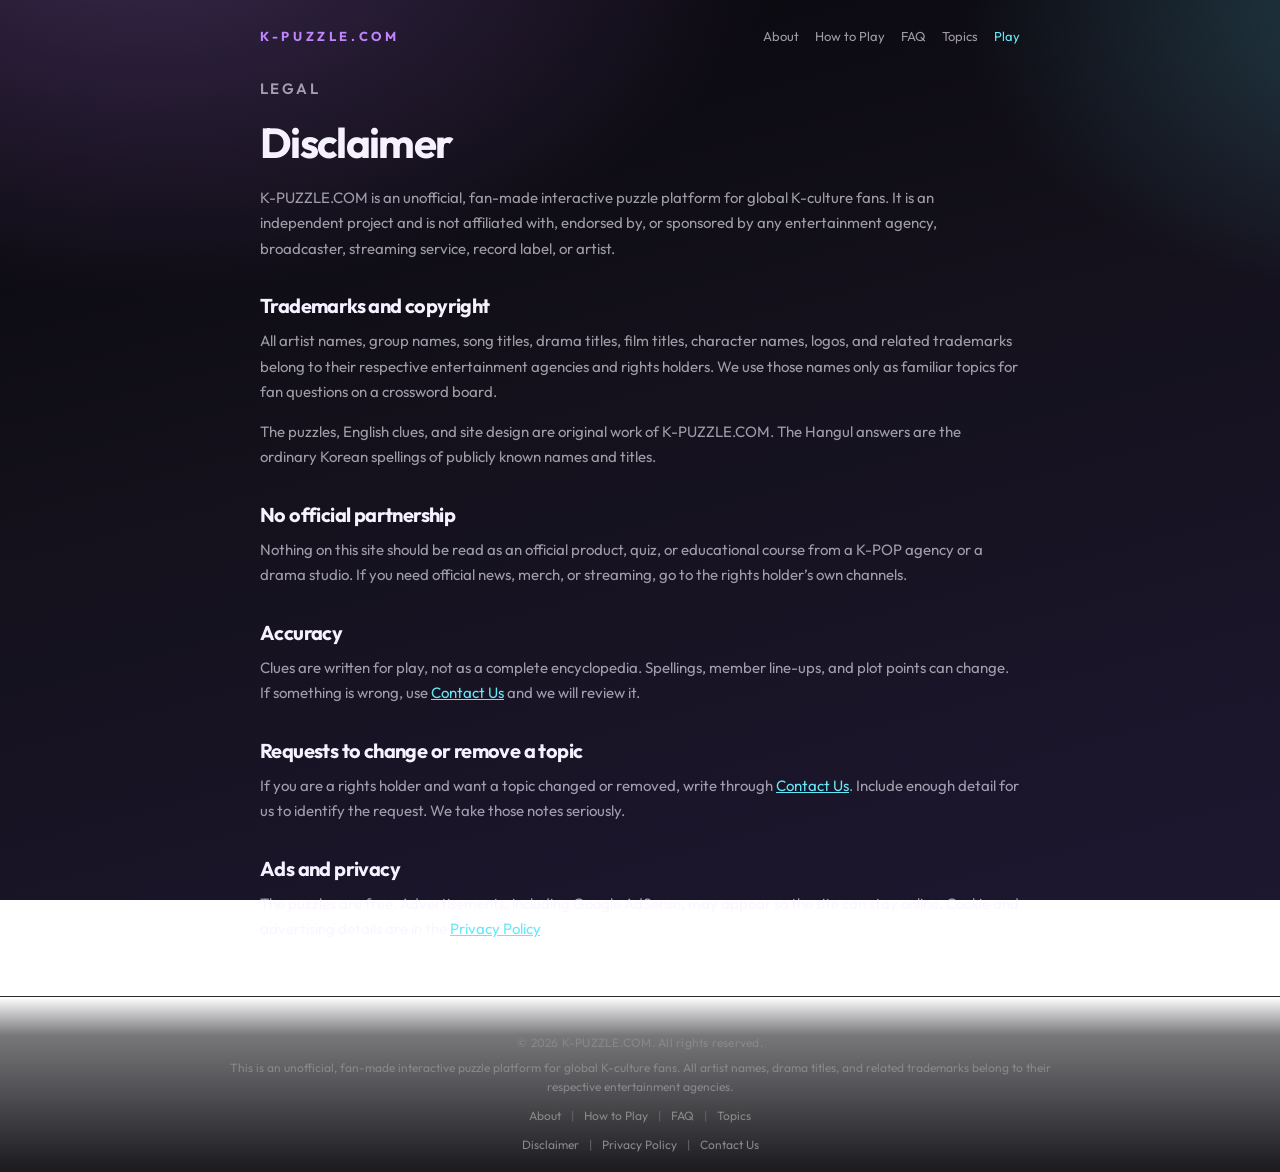
<file: disclaimer.html>
<!DOCTYPE html>
<html lang="en">
<head>
  <meta charset="UTF-8">
  <meta name="viewport" content="width=device-width, initial-scale=1.0, viewport-fit=cover">
  <title>Disclaimer — K-PUZZLE.COM</title>
  <meta name="description" content="Disclaimer for K-PUZZLE.COM: an unofficial fan-made Hangul crossword. Artist names and drama titles belong to their rights holders.">
  <meta name="robots" content="index,follow">
  <meta name="theme-color" content="#07060b">
  <meta property="og:title" content="Disclaimer — K-PUZZLE.COM">
  <meta property="og:description" content="K-PUZZLE.COM is unofficial and not affiliated with any entertainment agency.">
  <meta property="og:type" content="website">
  <meta property="og:url" content="https://www.kculture-puzzle.com/disclaimer.html">
  <meta property="og:site_name" content="K-PUZZLE.COM">
  <meta property="og:locale" content="en_US">
  <meta property="og:image" content="https://www.kculture-puzzle.com/img/themes/kpop-1.png">
  <meta name="twitter:card" content="summary_large_image">
  <meta name="twitter:title" content="Disclaimer — K-PUZZLE.COM">
  <meta name="twitter:description" content="K-PUZZLE.COM is unofficial and not affiliated with any entertainment agency.">
  <meta name="twitter:image" content="https://www.kculture-puzzle.com/img/themes/kpop-1.png">
  <link rel="canonical" href="https://www.kculture-puzzle.com/disclaimer.html">
  <link rel="icon" href="img/favicon.svg" type="image/svg+xml">
  <link rel="preconnect" href="https://fonts.googleapis.com">
  <link rel="preconnect" href="https://fonts.gstatic.com" crossorigin>
  <link href="https://fonts.googleapis.com/css2?family=Noto+Sans+KR:wght@500;700&family=Outfit:wght@400;600;800&display=swap" rel="stylesheet">
  <link rel="stylesheet" href="css/styles.css?v=20260912g">
  <script async src="https://pagead2.googlesyndication.com/pagead/js/adsbygoogle.js?client=ca-pub-8537672153066662" crossorigin="anonymous"></script>
</head>
<body class="info-page">
  <div id="app" class="info-app">
    <header class="info-top">
      <a class="info-brand" href="index.html">K-PUZZLE.COM</a>
      <nav class="info-nav" aria-label="Information">
        <a href="about.html">About</a>
        <a href="how-to-play.html">How to Play</a>
        <a href="faq.html">FAQ</a>
        <a href="topics.html">Topics</a>
        <a class="info-play" href="index.html">Play</a>
      </nav>
    </header>

    <article class="info-article">
      <p class="info-kicker">Legal</p>
      <h1>Disclaimer</h1>
      <p>K-PUZZLE.COM is an unofficial, fan-made interactive puzzle platform for global K-culture fans. It is an independent project and is not affiliated with, endorsed by, or sponsored by any entertainment agency, broadcaster, streaming service, record label, or artist.</p>

      <h2>Trademarks and copyright</h2>
      <p>All artist names, group names, song titles, drama titles, film titles, character names, logos, and related trademarks belong to their respective entertainment agencies and rights holders. We use those names only as familiar topics for fan questions on a crossword board.</p>
      <p>The puzzles, English clues, and site design are original work of K-PUZZLE.COM. The Hangul answers are the ordinary Korean spellings of publicly known names and titles.</p>

      <h2>No official partnership</h2>
      <p>Nothing on this site should be read as an official product, quiz, or educational course from a K-POP agency or a drama studio. If you need official news, merch, or streaming, go to the rights holder’s own channels.</p>

      <h2>Accuracy</h2>
      <p>Clues are written for play, not as a complete encyclopedia. Spellings, member line-ups, and plot points can change. If something is wrong, use <a href="contact.html">Contact Us</a> and we will review it.</p>

      <h2>Requests to change or remove a topic</h2>
      <p>If you are a rights holder and want a topic changed or removed, write through <a href="contact.html">Contact Us</a>. Include enough detail for us to identify the request. We take those notes seriously.</p>

      <h2>Ads and privacy</h2>
      <p>The puzzles are free. Advertisements, including Google AdSense, may appear so the site can stay online. Cookie and advertising details are in the <a href="privacy.html">Privacy Policy</a>.</p>
    </article>
  </div>

  <footer class="site-footer" id="site-footer">
    <p class="site-footer-copy">© 2026 K-PUZZLE.COM. All rights reserved.</p>
    <p class="site-footer-disclaimer">This is an unofficial, fan-made interactive puzzle platform for global K-culture fans. All artist names, drama titles, and related trademarks belong to their respective entertainment agencies.</p>
    <nav class="site-footer-links" aria-label="About this site">
      <a href="about.html">About</a>
      <span class="site-footer-sep" aria-hidden="true">|</span>
      <a href="how-to-play.html">How to Play</a>
      <span class="site-footer-sep" aria-hidden="true">|</span>
      <a href="faq.html">FAQ</a>
      <span class="site-footer-sep" aria-hidden="true">|</span>
      <a href="topics.html">Topics</a>
    </nav>
    <nav class="site-footer-links" aria-label="Legal">
      <a href="disclaimer.html" aria-current="page">Disclaimer</a>
      <span class="site-footer-sep" aria-hidden="true">|</span>
      <a href="privacy.html">Privacy Policy</a>
      <span class="site-footer-sep" aria-hidden="true">|</span>
      <a href="contact.html">Contact Us</a>
    </nav>
  </footer>
</body>
</html>
</file>
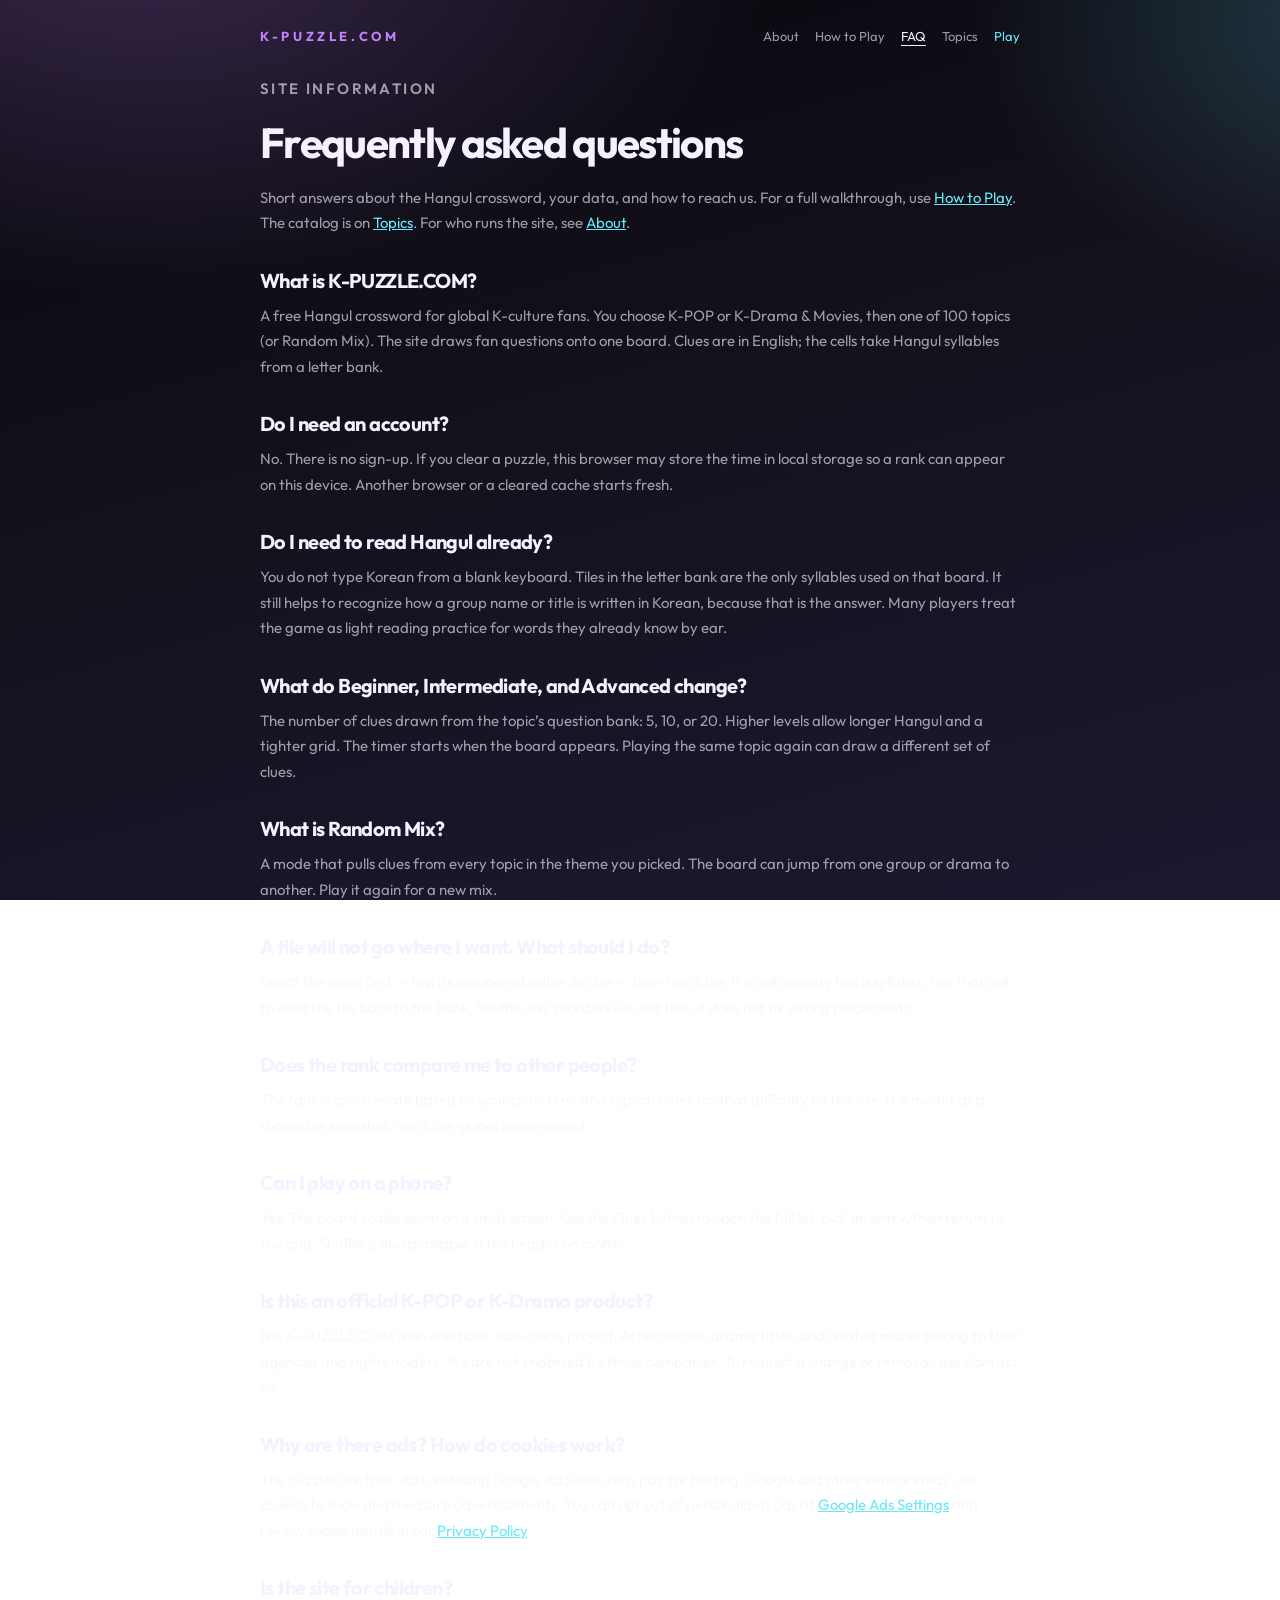
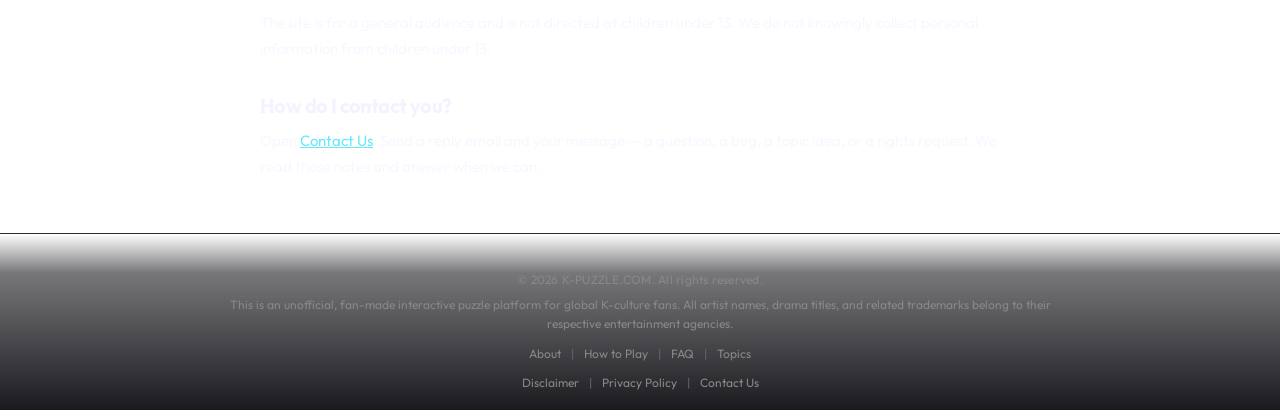
<file: faq.html>
<!DOCTYPE html>
<html lang="en">
<head>
  <meta charset="UTF-8">
  <meta name="viewport" content="width=device-width, initial-scale=1.0, viewport-fit=cover">
  <title>FAQ — K-PUZZLE.COM</title>
  <meta name="description" content="Frequently asked questions about K-PUZZLE.COM: Hangul answers, difficulties, accounts, mobile play, ads, and how to contact the site.">
  <meta name="robots" content="index,follow">
  <meta name="theme-color" content="#07060b">
  <meta property="og:title" content="FAQ — K-PUZZLE.COM">
  <meta property="og:description" content="Answers about Hangul crosswords, difficulty, ads, privacy, and contact.">
  <meta property="og:type" content="website">
  <meta property="og:url" content="https://www.kculture-puzzle.com/faq.html">
  <meta property="og:site_name" content="K-PUZZLE.COM">
  <meta property="og:locale" content="en_US">
  <meta property="og:image" content="https://www.kculture-puzzle.com/img/themes/kpop-1.png">
  <meta name="twitter:card" content="summary_large_image">
  <meta name="twitter:title" content="FAQ — K-PUZZLE.COM">
  <meta name="twitter:description" content="Answers about Hangul crosswords, difficulty, ads, privacy, and contact.">
  <meta name="twitter:image" content="https://www.kculture-puzzle.com/img/themes/kpop-1.png">
  <link rel="canonical" href="https://www.kculture-puzzle.com/faq.html">
  <link rel="icon" href="img/favicon.svg" type="image/svg+xml">
  <link rel="preconnect" href="https://fonts.googleapis.com">
  <link rel="preconnect" href="https://fonts.gstatic.com" crossorigin>
  <link href="https://fonts.googleapis.com/css2?family=Noto+Sans+KR:wght@500;700&family=Outfit:wght@400;600;800&display=swap" rel="stylesheet">
  <link rel="stylesheet" href="css/styles.css?v=20260912g">
  <script async src="https://pagead2.googlesyndication.com/pagead/js/adsbygoogle.js?client=ca-pub-8537672153066662" crossorigin="anonymous"></script>
  <script type="application/ld+json">
  {
    "@context": "https://schema.org",
    "@type": "FAQPage",
    "mainEntity": [
      {
        "@type": "Question",
        "name": "What is K-PUZZLE.COM?",
        "acceptedAnswer": {
          "@type": "Answer",
          "text": "K-PUZZLE.COM is a free, fan-made Hangul crossword for global K-POP and K-Drama fans. You pick a topic, then place Korean syllables from a letter bank onto a crossword."
        }
      },
      {
        "@type": "Question",
        "name": "Do I need an account?",
        "acceptedAnswer": {
          "@type": "Answer",
          "text": "No. The site does not require a login. Clear times can be saved in this browser’s local storage so your rank can appear on the same device."
        }
      },
      {
        "@type": "Question",
        "name": "Do I need to know Hangul?",
        "acceptedAnswer": {
          "@type": "Answer",
          "text": "Clues are in English. Answers are Hangul syllables. You do not type Korean from scratch — you choose tiles from the letter bank. Knowing how a name looks in Korean helps, and the puzzle is also a way to practice that."
        }
      },
      {
        "@type": "Question",
        "name": "Is K-PUZZLE.COM official?",
        "acceptedAnswer": {
          "@type": "Answer",
          "text": "No. It is an unofficial fan project and is not affiliated with any entertainment agency, artist, or streaming service."
        }
      },
      {
        "@type": "Question",
        "name": "Why do I see ads?",
        "acceptedAnswer": {
          "@type": "Answer",
          "text": "Puzzles are free. Advertisements, including Google AdSense, help cover hosting. You can opt out of personalized ads in Google Ads Settings. See the Privacy Policy for cookie details."
        }
      }
    ]
  }
  </script>
</head>
<body class="info-page">
  <div id="app" class="info-app">
    <header class="info-top">
      <a class="info-brand" href="index.html">K-PUZZLE.COM</a>
      <nav class="info-nav" aria-label="Information">
        <a href="about.html">About</a>
        <a href="how-to-play.html">How to Play</a>
        <a href="faq.html" aria-current="page">FAQ</a>
        <a href="topics.html">Topics</a>
        <a class="info-play" href="index.html">Play</a>
      </nav>
    </header>

    <article class="info-article">
      <p class="info-kicker">Site information</p>
      <h1>Frequently asked questions</h1>
      <p>Short answers about the Hangul crossword, your data, and how to reach us. For a full walkthrough, use <a href="how-to-play.html">How to Play</a>. The catalog is on <a href="topics.html">Topics</a>. For who runs the site, see <a href="about.html">About</a>.</p>

      <h2>What is K-PUZZLE.COM?</h2>
      <p>A free Hangul crossword for global K-culture fans. You choose K-POP or K-Drama &amp; Movies, then one of 100 topics (or Random Mix). The site draws fan questions onto one board. Clues are in English; the cells take Hangul syllables from a letter bank.</p>

      <h2>Do I need an account?</h2>
      <p>No. There is no sign-up. If you clear a puzzle, this browser may store the time in local storage so a rank can appear on this device. Another browser or a cleared cache starts fresh.</p>

      <h2>Do I need to read Hangul already?</h2>
      <p>You do not type Korean from a blank keyboard. Tiles in the letter bank are the only syllables used on that board. It still helps to recognize how a group name or title is written in Korean, because that is the answer. Many players treat the game as light reading practice for words they already know by ear.</p>

      <h2>What do Beginner, Intermediate, and Advanced change?</h2>
      <p>The number of clues drawn from the topic’s question bank: 5, 10, or 20. Higher levels allow longer Hangul and a tighter grid. The timer starts when the board appears. Playing the same topic again can draw a different set of clues.</p>

      <h2>What is Random Mix?</h2>
      <p>A mode that pulls clues from every topic in the theme you picked. The board can jump from one group or drama to another. Play it again for a new mix.</p>

      <h2>A tile will not go where I want. What should I do?</h2>
      <p>Select the word first — tap its numbered cell or its clue — then tap a tile. If a cell already has a syllable, tap that cell to send the tile back to the bank. Shuffle only reorders unused tiles; it does not fix wrong placements.</p>

      <h2>Does the rank compare me to other people?</h2>
      <p>The rank is an estimate based on your clear time and typical times for that difficulty on this site. It is meant as a shareable snapshot, not a live global leaderboard.</p>

      <h2>Can I play on a phone?</h2>
      <p>Yes. The board scales down on a small screen. Use the Clues button to open the full list, pick an entry, then return to the grid. Shuffle is also available in the header on mobile.</p>

      <h2>Is this an official K-POP or K-Drama product?</h2>
      <p>No. K-PUZZLE.COM is an unofficial, fan-made project. Artist names, drama titles, and related marks belong to their agencies and rights holders. We are not endorsed by those companies. To request a change or removal, use Contact Us.</p>

      <h2>Why are there ads? How do cookies work?</h2>
      <p>The puzzles are free. Ads, including Google AdSense, help pay for hosting. Google and other vendors may use cookies to show and measure advertisements. You can opt out of personalized ads at <a href="https://www.google.com/settings/ads" target="_blank" rel="noopener noreferrer">Google Ads Settings</a> and review cookie details in our <a href="privacy.html">Privacy Policy</a>.</p>

      <h2>Is the site for children?</h2>
      <p>The site is for a general audience and is not directed at children under 13. We do not knowingly collect personal information from children under 13.</p>

      <h2>How do I contact you?</h2>
      <p>Open <a href="contact.html">Contact Us</a>. Send a reply email and your message — a question, a bug, a topic idea, or a rights request. We read those notes and answer when we can.</p>
    </article>
  </div>

  <footer class="site-footer" id="site-footer">
    <p class="site-footer-copy">© 2026 K-PUZZLE.COM. All rights reserved.</p>
    <p class="site-footer-disclaimer">This is an unofficial, fan-made interactive puzzle platform for global K-culture fans. All artist names, drama titles, and related trademarks belong to their respective entertainment agencies.</p>
    <nav class="site-footer-links" aria-label="About this site">
      <a href="about.html">About</a>
      <span class="site-footer-sep" aria-hidden="true">|</span>
      <a href="how-to-play.html">How to Play</a>
      <span class="site-footer-sep" aria-hidden="true">|</span>
      <a href="faq.html" aria-current="page">FAQ</a>
      <span class="site-footer-sep" aria-hidden="true">|</span>
      <a href="topics.html">Topics</a>
    </nav>
    <nav class="site-footer-links" aria-label="Legal">
      <a href="disclaimer.html">Disclaimer</a>
      <span class="site-footer-sep" aria-hidden="true">|</span>
      <a href="privacy.html">Privacy Policy</a>
      <span class="site-footer-sep" aria-hidden="true">|</span>
      <a href="contact.html">Contact Us</a>
    </nav>
  </footer>

  <script src="js/legal.js?v=20260912g"></script>
</body>
</html>
</file>
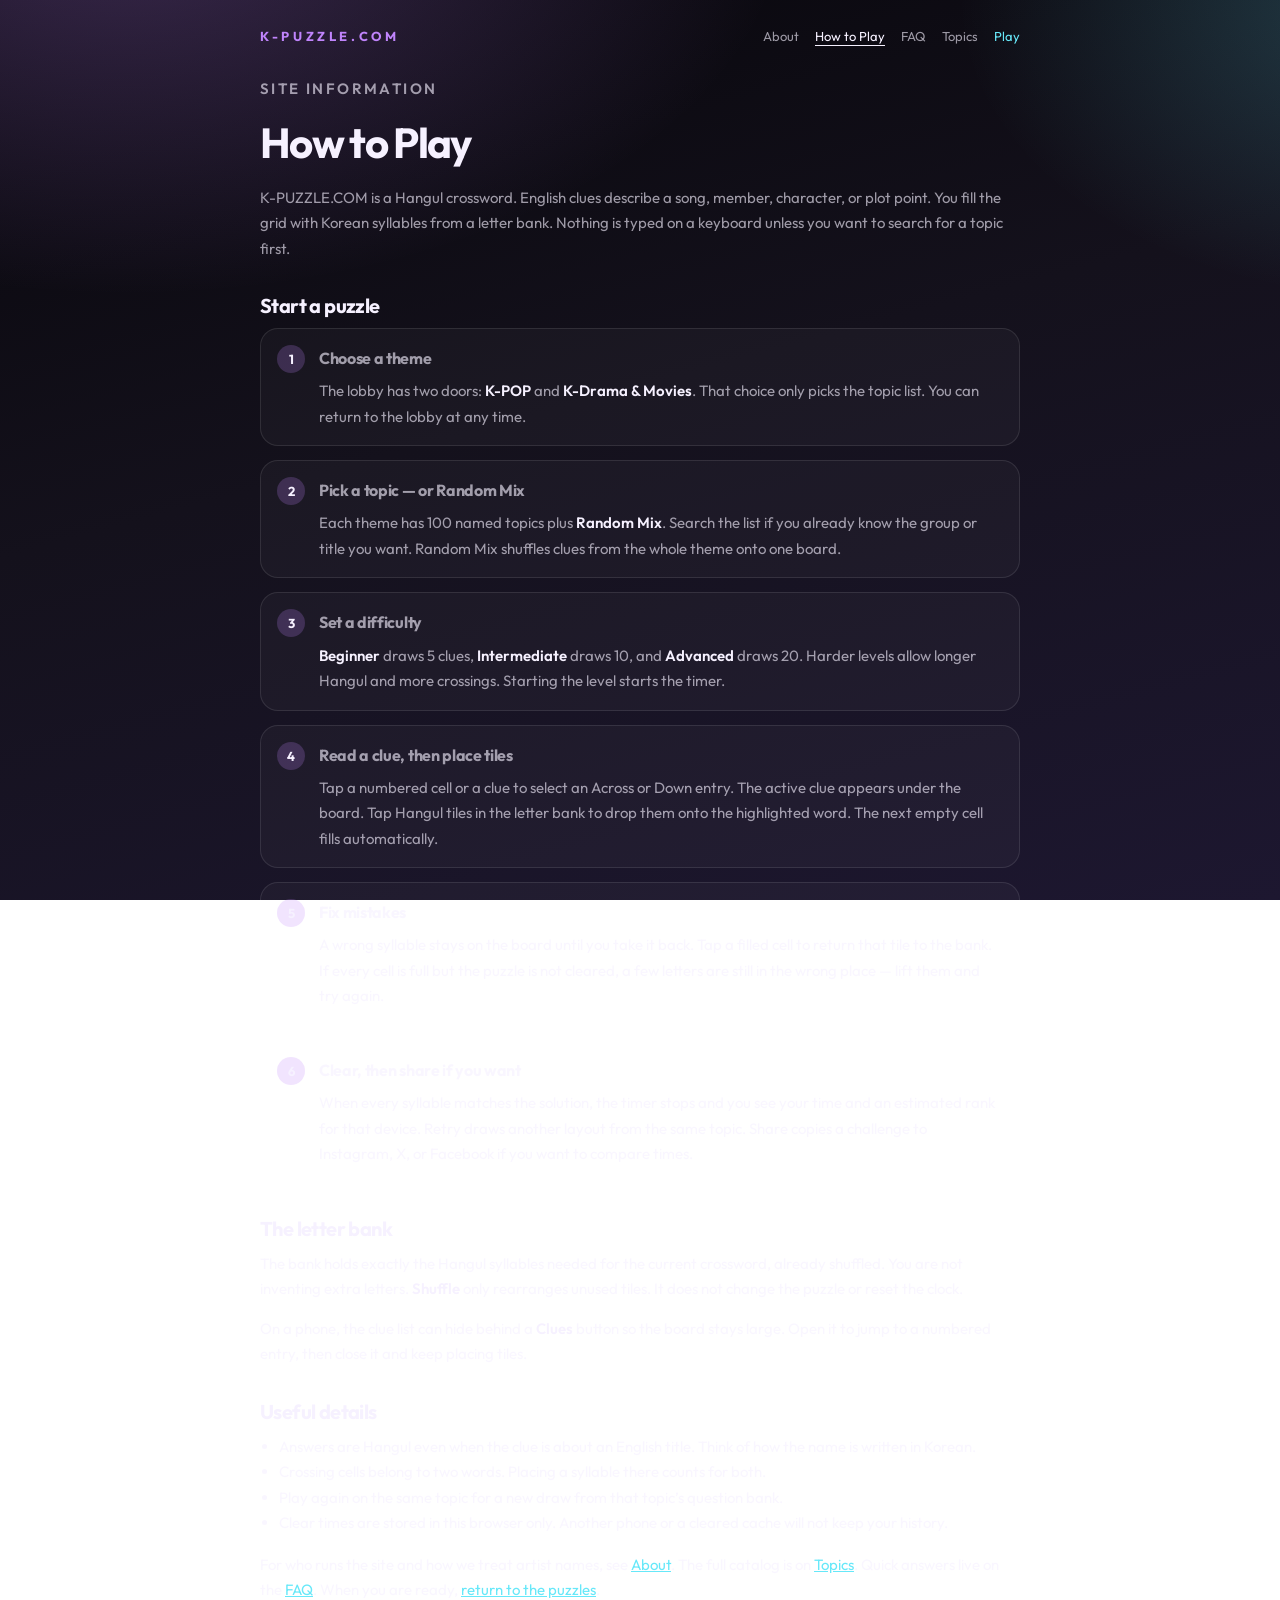
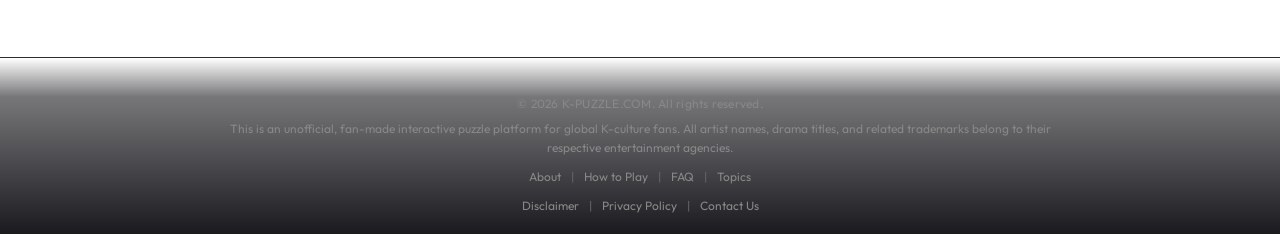
<file: how-to-play.html>
<!DOCTYPE html>
<html lang="en">
<head>
  <meta charset="UTF-8">
  <meta name="viewport" content="width=device-width, initial-scale=1.0, viewport-fit=cover">
  <title>How to Play — K-PUZZLE.COM</title>
  <meta name="description" content="How to play K-PUZZLE.COM: pick a K-POP or K-Drama topic, choose a difficulty, then place Hangul syllables from the letter bank onto the crossword.">
  <meta name="robots" content="index,follow">
  <meta name="theme-color" content="#07060b">
  <meta property="og:title" content="How to Play — K-PUZZLE.COM">
  <meta property="og:description" content="Learn the Hangul crossword rules: themes, difficulties, letter bank, and sharing.">
  <meta property="og:type" content="website">
  <meta property="og:url" content="https://www.kculture-puzzle.com/how-to-play.html">
  <meta property="og:site_name" content="K-PUZZLE.COM">
  <meta property="og:locale" content="en_US">
  <meta property="og:image" content="https://www.kculture-puzzle.com/img/themes/kpop-1.png">
  <meta name="twitter:card" content="summary_large_image">
  <meta name="twitter:title" content="How to Play — K-PUZZLE.COM">
  <meta name="twitter:description" content="Learn the Hangul crossword rules: themes, difficulties, letter bank, and sharing.">
  <meta name="twitter:image" content="https://www.kculture-puzzle.com/img/themes/kpop-1.png">
  <link rel="canonical" href="https://www.kculture-puzzle.com/how-to-play.html">
  <link rel="icon" href="img/favicon.svg" type="image/svg+xml">
  <link rel="preconnect" href="https://fonts.googleapis.com">
  <link rel="preconnect" href="https://fonts.gstatic.com" crossorigin>
  <link href="https://fonts.googleapis.com/css2?family=Noto+Sans+KR:wght@500;700&family=Outfit:wght@400;600;800&display=swap" rel="stylesheet">
  <link rel="stylesheet" href="css/styles.css?v=20260912g">
  <script async src="https://pagead2.googlesyndication.com/pagead/js/adsbygoogle.js?client=ca-pub-8537672153066662" crossorigin="anonymous"></script>
</head>
<body class="info-page">
  <div id="app" class="info-app">
    <header class="info-top">
      <a class="info-brand" href="index.html">K-PUZZLE.COM</a>
      <nav class="info-nav" aria-label="Information">
        <a href="about.html">About</a>
        <a href="how-to-play.html" aria-current="page">How to Play</a>
        <a href="faq.html">FAQ</a>
        <a href="topics.html">Topics</a>
        <a class="info-play" href="index.html">Play</a>
      </nav>
    </header>

    <article class="info-article">
      <p class="info-kicker">Site information</p>
      <h1>How to Play</h1>
      <p>K-PUZZLE.COM is a Hangul crossword. English clues describe a song, member, character, or plot point. You fill the grid with Korean syllables from a letter bank. Nothing is typed on a keyboard unless you want to search for a topic first.</p>

      <h2>Start a puzzle</h2>
      <ol class="info-steps">
        <li>
          <h3>Choose a theme</h3>
          <p>The lobby has two doors: <strong>K-POP</strong> and <strong>K-Drama &amp; Movies</strong>. That choice only picks the topic list. You can return to the lobby at any time.</p>
        </li>
        <li>
          <h3>Pick a topic — or Random Mix</h3>
          <p>Each theme has 100 named topics plus <strong>Random Mix</strong>. Search the list if you already know the group or title you want. Random Mix shuffles clues from the whole theme onto one board.</p>
        </li>
        <li>
          <h3>Set a difficulty</h3>
          <p><strong>Beginner</strong> draws 5 clues, <strong>Intermediate</strong> draws 10, and <strong>Advanced</strong> draws 20. Harder levels allow longer Hangul and more crossings. Starting the level starts the timer.</p>
        </li>
        <li>
          <h3>Read a clue, then place tiles</h3>
          <p>Tap a numbered cell or a clue to select an Across or Down entry. The active clue appears under the board. Tap Hangul tiles in the letter bank to drop them onto the highlighted word. The next empty cell fills automatically.</p>
        </li>
        <li>
          <h3>Fix mistakes</h3>
          <p>A wrong syllable stays on the board until you take it back. Tap a filled cell to return that tile to the bank. If every cell is full but the puzzle is not cleared, a few letters are still in the wrong place — lift them and try again.</p>
        </li>
        <li>
          <h3>Clear, then share if you want</h3>
          <p>When every syllable matches the solution, the timer stops and you see your time and an estimated rank for that device. Retry draws another layout from the same topic. Share copies a challenge to Instagram, X, or Facebook if you want to compare times.</p>
        </li>
      </ol>

      <h2>The letter bank</h2>
      <p>The bank holds exactly the Hangul syllables needed for the current crossword, already shuffled. You are not inventing extra letters. <strong>Shuffle</strong> only rearranges unused tiles. It does not change the puzzle or reset the clock.</p>
      <p>On a phone, the clue list can hide behind a <strong>Clues</strong> button so the board stays large. Open it to jump to a numbered entry, then close it and keep placing tiles.</p>

      <h2>Useful details</h2>
      <ul>
        <li>Answers are Hangul even when the clue is about an English title. Think of how the name is written in Korean.</li>
        <li>Crossing cells belong to two words. Placing a syllable there counts for both.</li>
        <li>Play again on the same topic for a new draw from that topic’s question bank.</li>
        <li>Clear times are stored in this browser only. Another phone or a cleared cache will not keep your history.</li>
      </ul>
      <p>For who runs the site and how we treat artist names, see <a href="about.html">About</a>. The full catalog is on <a href="topics.html">Topics</a>. Quick answers live on the <a href="faq.html">FAQ</a>. When you are ready, <a href="index.html">return to the puzzles</a>.</p>
    </article>
  </div>

  <footer class="site-footer" id="site-footer">
    <p class="site-footer-copy">© 2026 K-PUZZLE.COM. All rights reserved.</p>
    <p class="site-footer-disclaimer">This is an unofficial, fan-made interactive puzzle platform for global K-culture fans. All artist names, drama titles, and related trademarks belong to their respective entertainment agencies.</p>
    <nav class="site-footer-links" aria-label="About this site">
      <a href="about.html">About</a>
      <span class="site-footer-sep" aria-hidden="true">|</span>
      <a href="how-to-play.html" aria-current="page">How to Play</a>
      <span class="site-footer-sep" aria-hidden="true">|</span>
      <a href="faq.html">FAQ</a>
      <span class="site-footer-sep" aria-hidden="true">|</span>
      <a href="topics.html">Topics</a>
    </nav>
    <nav class="site-footer-links" aria-label="Legal">
      <a href="disclaimer.html">Disclaimer</a>
      <span class="site-footer-sep" aria-hidden="true">|</span>
      <a href="privacy.html">Privacy Policy</a>
      <span class="site-footer-sep" aria-hidden="true">|</span>
      <a href="contact.html">Contact Us</a>
    </nav>
  </footer>

  <script src="js/legal.js?v=20260912g"></script>
</body>
</html>
</file>
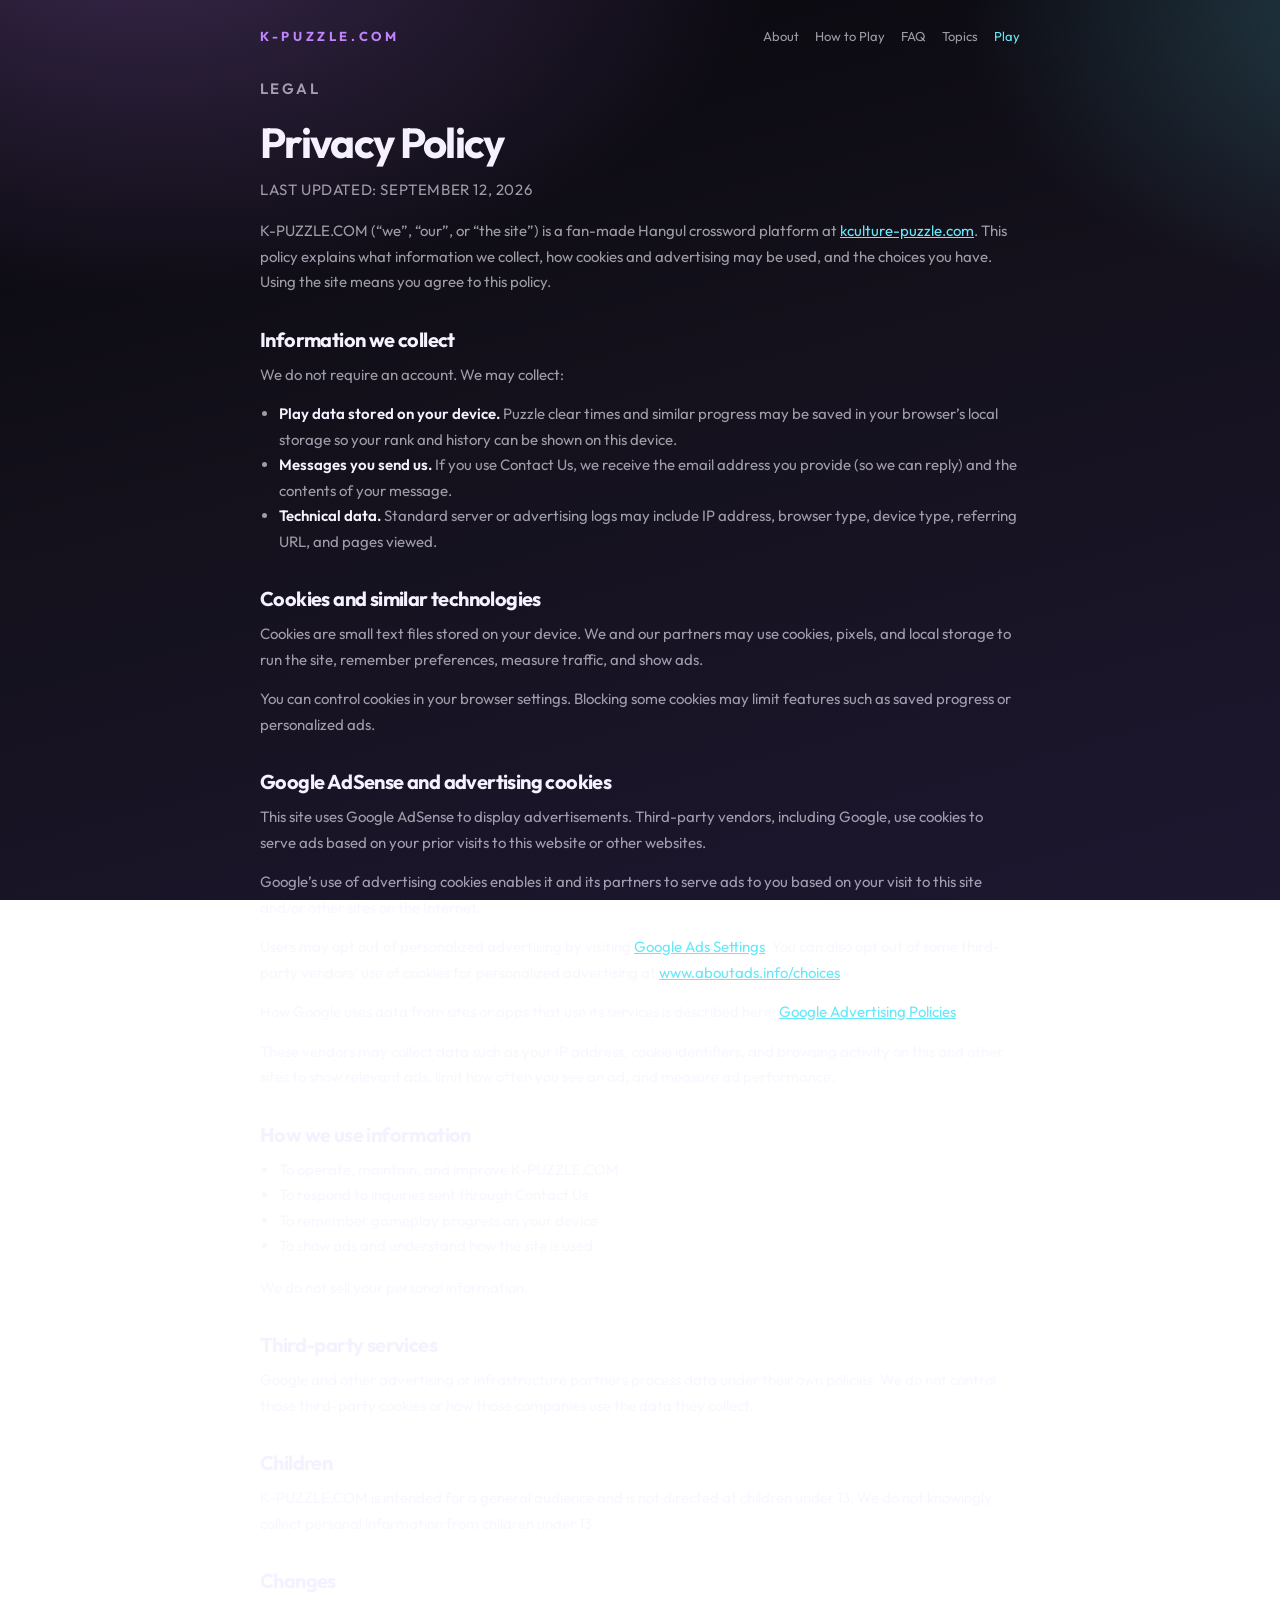
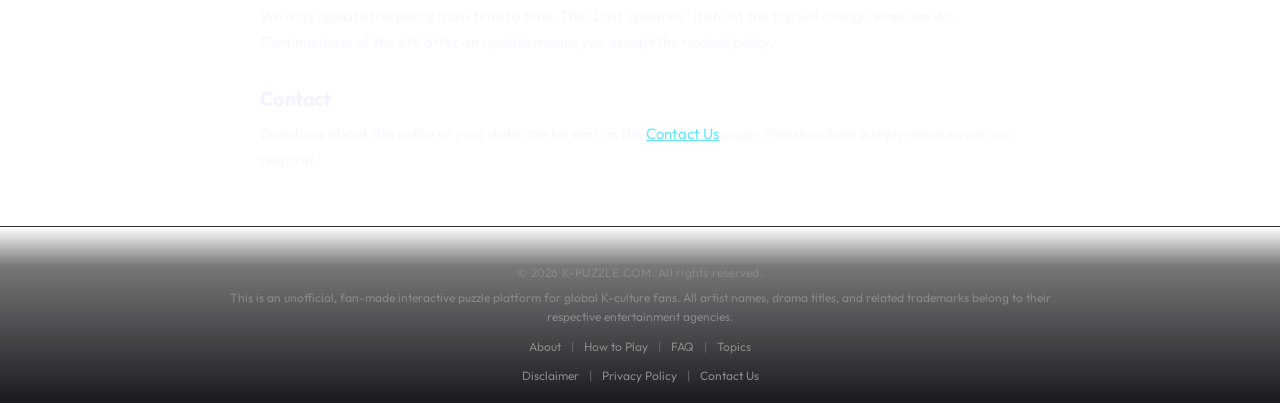
<file: privacy.html>
<!DOCTYPE html>
<html lang="en">
<head>
  <meta charset="UTF-8">
  <meta name="viewport" content="width=device-width, initial-scale=1.0, viewport-fit=cover">
  <title>Privacy Policy — K-PUZZLE.COM</title>
  <meta name="description" content="Privacy Policy for K-PUZZLE.COM: play data, cookies, Google AdSense, and how to contact us about your information.">
  <meta name="robots" content="index,follow">
  <meta name="theme-color" content="#07060b">
  <meta property="og:title" content="Privacy Policy — K-PUZZLE.COM">
  <meta property="og:description" content="How K-PUZZLE.COM collects information, uses cookies, and shows ads.">
  <meta property="og:type" content="website">
  <meta property="og:url" content="https://www.kculture-puzzle.com/privacy.html">
  <meta property="og:site_name" content="K-PUZZLE.COM">
  <meta property="og:locale" content="en_US">
  <meta property="og:image" content="https://www.kculture-puzzle.com/img/themes/kpop-1.png">
  <meta name="twitter:card" content="summary_large_image">
  <meta name="twitter:title" content="Privacy Policy — K-PUZZLE.COM">
  <meta name="twitter:description" content="How K-PUZZLE.COM collects information, uses cookies, and shows ads.">
  <meta name="twitter:image" content="https://www.kculture-puzzle.com/img/themes/kpop-1.png">
  <link rel="canonical" href="https://www.kculture-puzzle.com/privacy.html">
  <link rel="icon" href="img/favicon.svg" type="image/svg+xml">
  <link rel="preconnect" href="https://fonts.googleapis.com">
  <link rel="preconnect" href="https://fonts.gstatic.com" crossorigin>
  <link href="https://fonts.googleapis.com/css2?family=Noto+Sans+KR:wght@500;700&family=Outfit:wght@400;600;800&display=swap" rel="stylesheet">
  <link rel="stylesheet" href="css/styles.css?v=20260912g">
  <script async src="https://pagead2.googlesyndication.com/pagead/js/adsbygoogle.js?client=ca-pub-8537672153066662" crossorigin="anonymous"></script>
</head>
<body class="info-page">
  <div id="app" class="info-app">
    <header class="info-top">
      <a class="info-brand" href="index.html">K-PUZZLE.COM</a>
      <nav class="info-nav" aria-label="Information">
        <a href="about.html">About</a>
        <a href="how-to-play.html">How to Play</a>
        <a href="faq.html">FAQ</a>
        <a href="topics.html">Topics</a>
        <a class="info-play" href="index.html">Play</a>
      </nav>
    </header>

    <article class="info-article">
      <p class="info-kicker">Legal</p>
      <h1>Privacy Policy</h1>
      <p class="info-updated">Last updated: September 12, 2026</p>
      <p>K-PUZZLE.COM (“we”, “our”, or “the site”) is a fan-made Hangul crossword platform at <a href="https://www.kculture-puzzle.com/">kculture-puzzle.com</a>. This policy explains what information we collect, how cookies and advertising may be used, and the choices you have. Using the site means you agree to this policy.</p>

      <h2>Information we collect</h2>
      <p>We do not require an account. We may collect:</p>
      <ul>
        <li><strong>Play data stored on your device.</strong> Puzzle clear times and similar progress may be saved in your browser’s local storage so your rank and history can be shown on this device.</li>
        <li><strong>Messages you send us.</strong> If you use Contact Us, we receive the email address you provide (so we can reply) and the contents of your message.</li>
        <li><strong>Technical data.</strong> Standard server or advertising logs may include IP address, browser type, device type, referring URL, and pages viewed.</li>
      </ul>

      <h2>Cookies and similar technologies</h2>
      <p>Cookies are small text files stored on your device. We and our partners may use cookies, pixels, and local storage to run the site, remember preferences, measure traffic, and show ads.</p>
      <p>You can control cookies in your browser settings. Blocking some cookies may limit features such as saved progress or personalized ads.</p>

      <h2>Google AdSense and advertising cookies</h2>
      <p>This site uses Google AdSense to display advertisements. Third-party vendors, including Google, use cookies to serve ads based on your prior visits to this website or other websites.</p>
      <p>Google’s use of advertising cookies enables it and its partners to serve ads to you based on your visit to this site and/or other sites on the Internet.</p>
      <p>Users may opt out of personalized advertising by visiting <a href="https://www.google.com/settings/ads" target="_blank" rel="noopener noreferrer">Google Ads Settings</a>. You can also opt out of some third-party vendors’ use of cookies for personalized advertising at <a href="https://www.aboutads.info/choices/" target="_blank" rel="noopener noreferrer">www.aboutads.info/choices</a>.</p>
      <p>How Google uses data from sites or apps that use its services is described here: <a href="https://policies.google.com/technologies/ads" target="_blank" rel="noopener noreferrer">Google Advertising Policies</a>.</p>
      <p>These vendors may collect data such as your IP address, cookie identifiers, and browsing activity on this and other sites to show relevant ads, limit how often you see an ad, and measure ad performance.</p>

      <h2>How we use information</h2>
      <ul>
        <li>To operate, maintain, and improve K-PUZZLE.COM</li>
        <li>To respond to inquiries sent through Contact Us</li>
        <li>To remember gameplay progress on your device</li>
        <li>To show ads and understand how the site is used</li>
      </ul>
      <p>We do not sell your personal information.</p>

      <h2>Third-party services</h2>
      <p>Google and other advertising or infrastructure partners process data under their own policies. We do not control those third-party cookies or how those companies use the data they collect.</p>

      <h2>Children</h2>
      <p>K-PUZZLE.COM is intended for a general audience and is not directed at children under 13. We do not knowingly collect personal information from children under 13.</p>

      <h2>Changes</h2>
      <p>We may update this policy from time to time. The “Last updated” date at the top will change when we do. Continued use of the site after an update means you accept the revised policy.</p>

      <h2>Contact</h2>
      <p>Questions about this policy or your data can be sent on the <a href="contact.html">Contact Us</a> page. Please include a reply email so we can respond.</p>
    </article>
  </div>

  <footer class="site-footer" id="site-footer">
    <p class="site-footer-copy">© 2026 K-PUZZLE.COM. All rights reserved.</p>
    <p class="site-footer-disclaimer">This is an unofficial, fan-made interactive puzzle platform for global K-culture fans. All artist names, drama titles, and related trademarks belong to their respective entertainment agencies.</p>
    <nav class="site-footer-links" aria-label="About this site">
      <a href="about.html">About</a>
      <span class="site-footer-sep" aria-hidden="true">|</span>
      <a href="how-to-play.html">How to Play</a>
      <span class="site-footer-sep" aria-hidden="true">|</span>
      <a href="faq.html">FAQ</a>
      <span class="site-footer-sep" aria-hidden="true">|</span>
      <a href="topics.html">Topics</a>
    </nav>
    <nav class="site-footer-links" aria-label="Legal">
      <a href="disclaimer.html">Disclaimer</a>
      <span class="site-footer-sep" aria-hidden="true">|</span>
      <a href="privacy.html" aria-current="page">Privacy Policy</a>
      <span class="site-footer-sep" aria-hidden="true">|</span>
      <a href="contact.html">Contact Us</a>
    </nav>
  </footer>
</body>
</html>
</file>
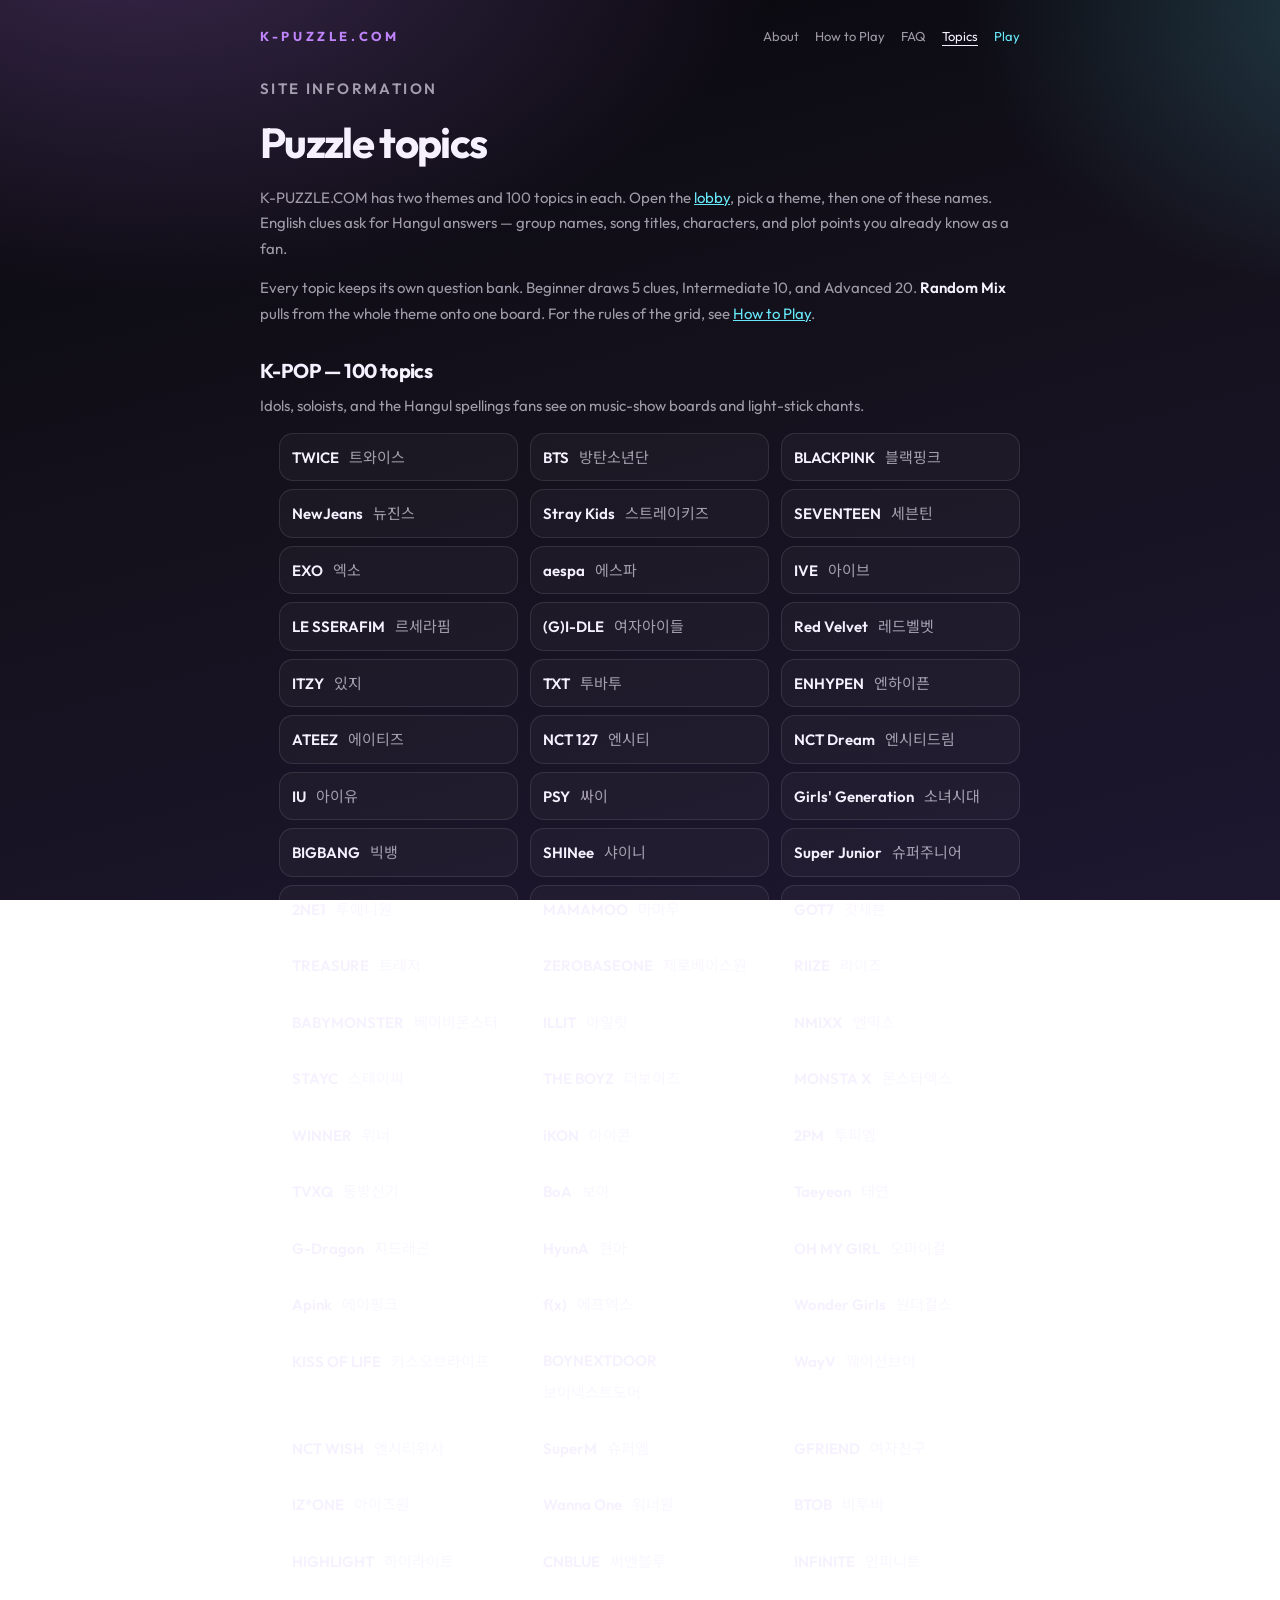
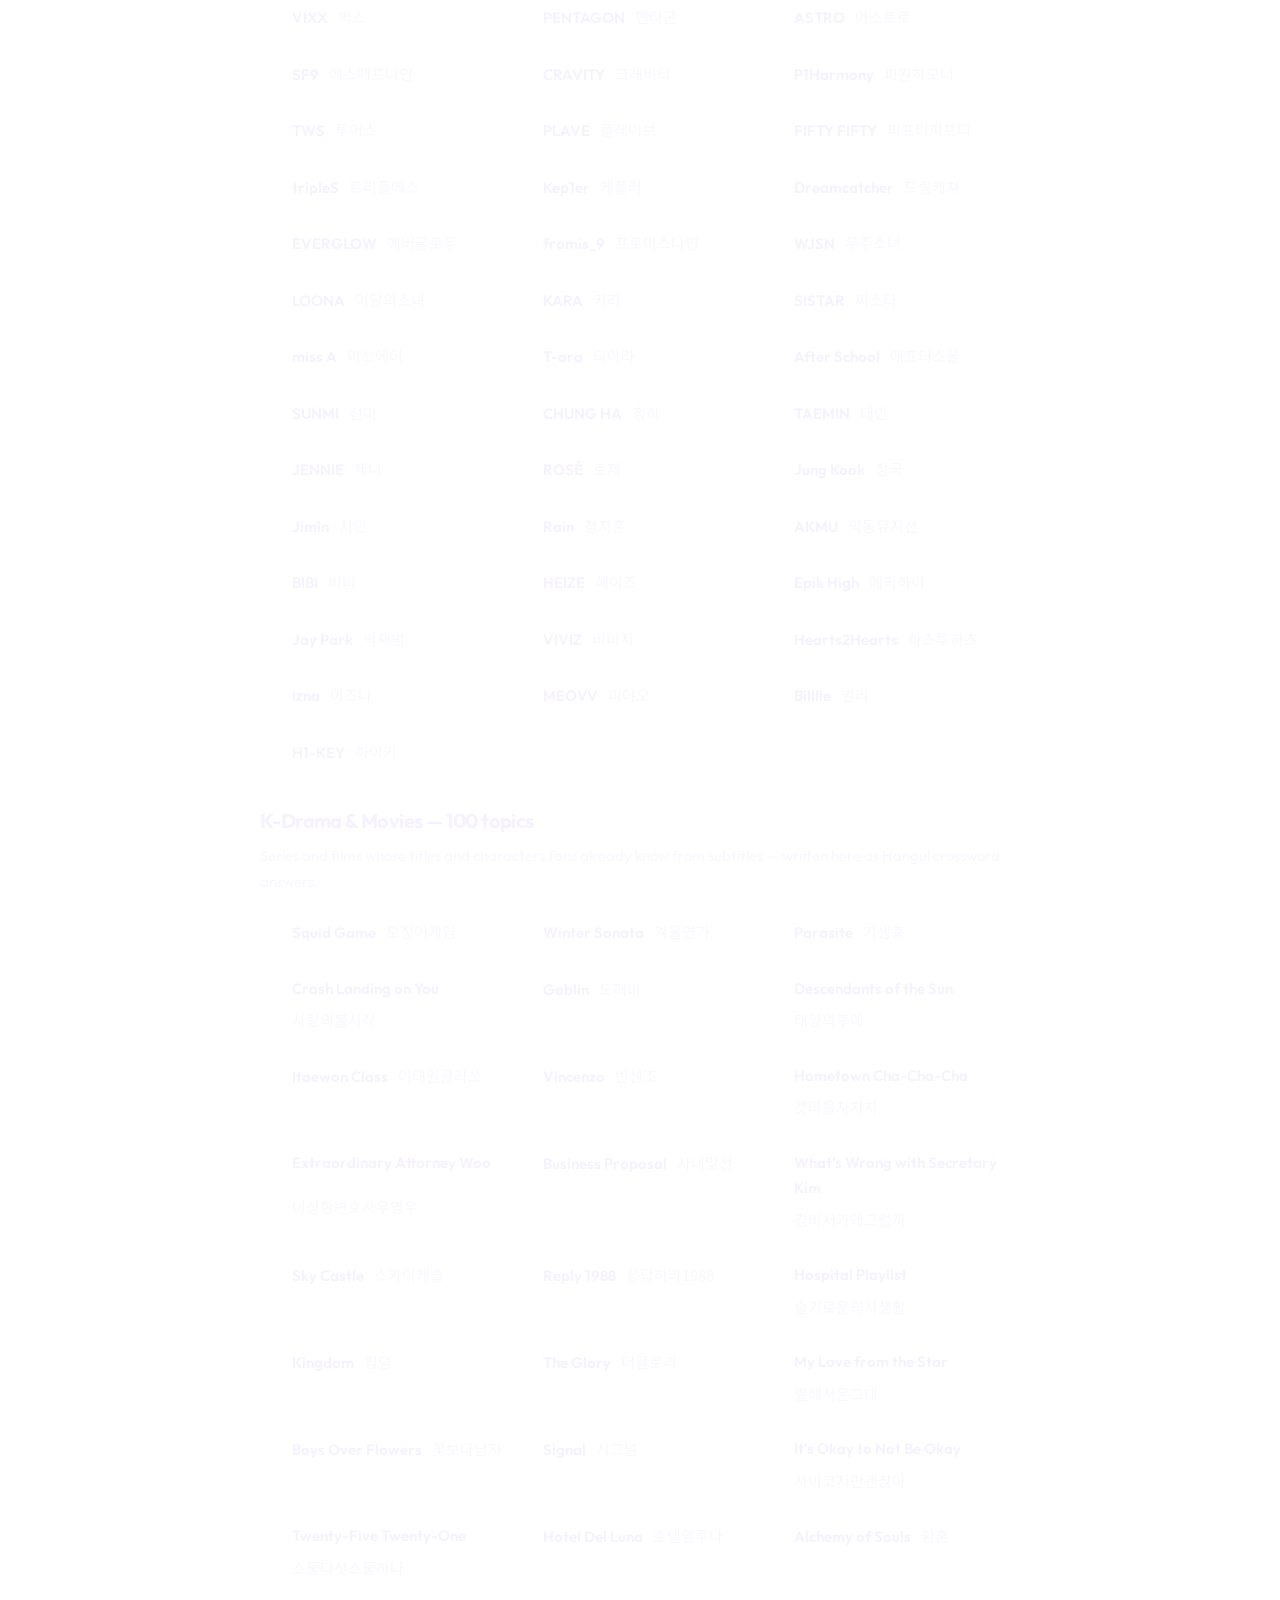
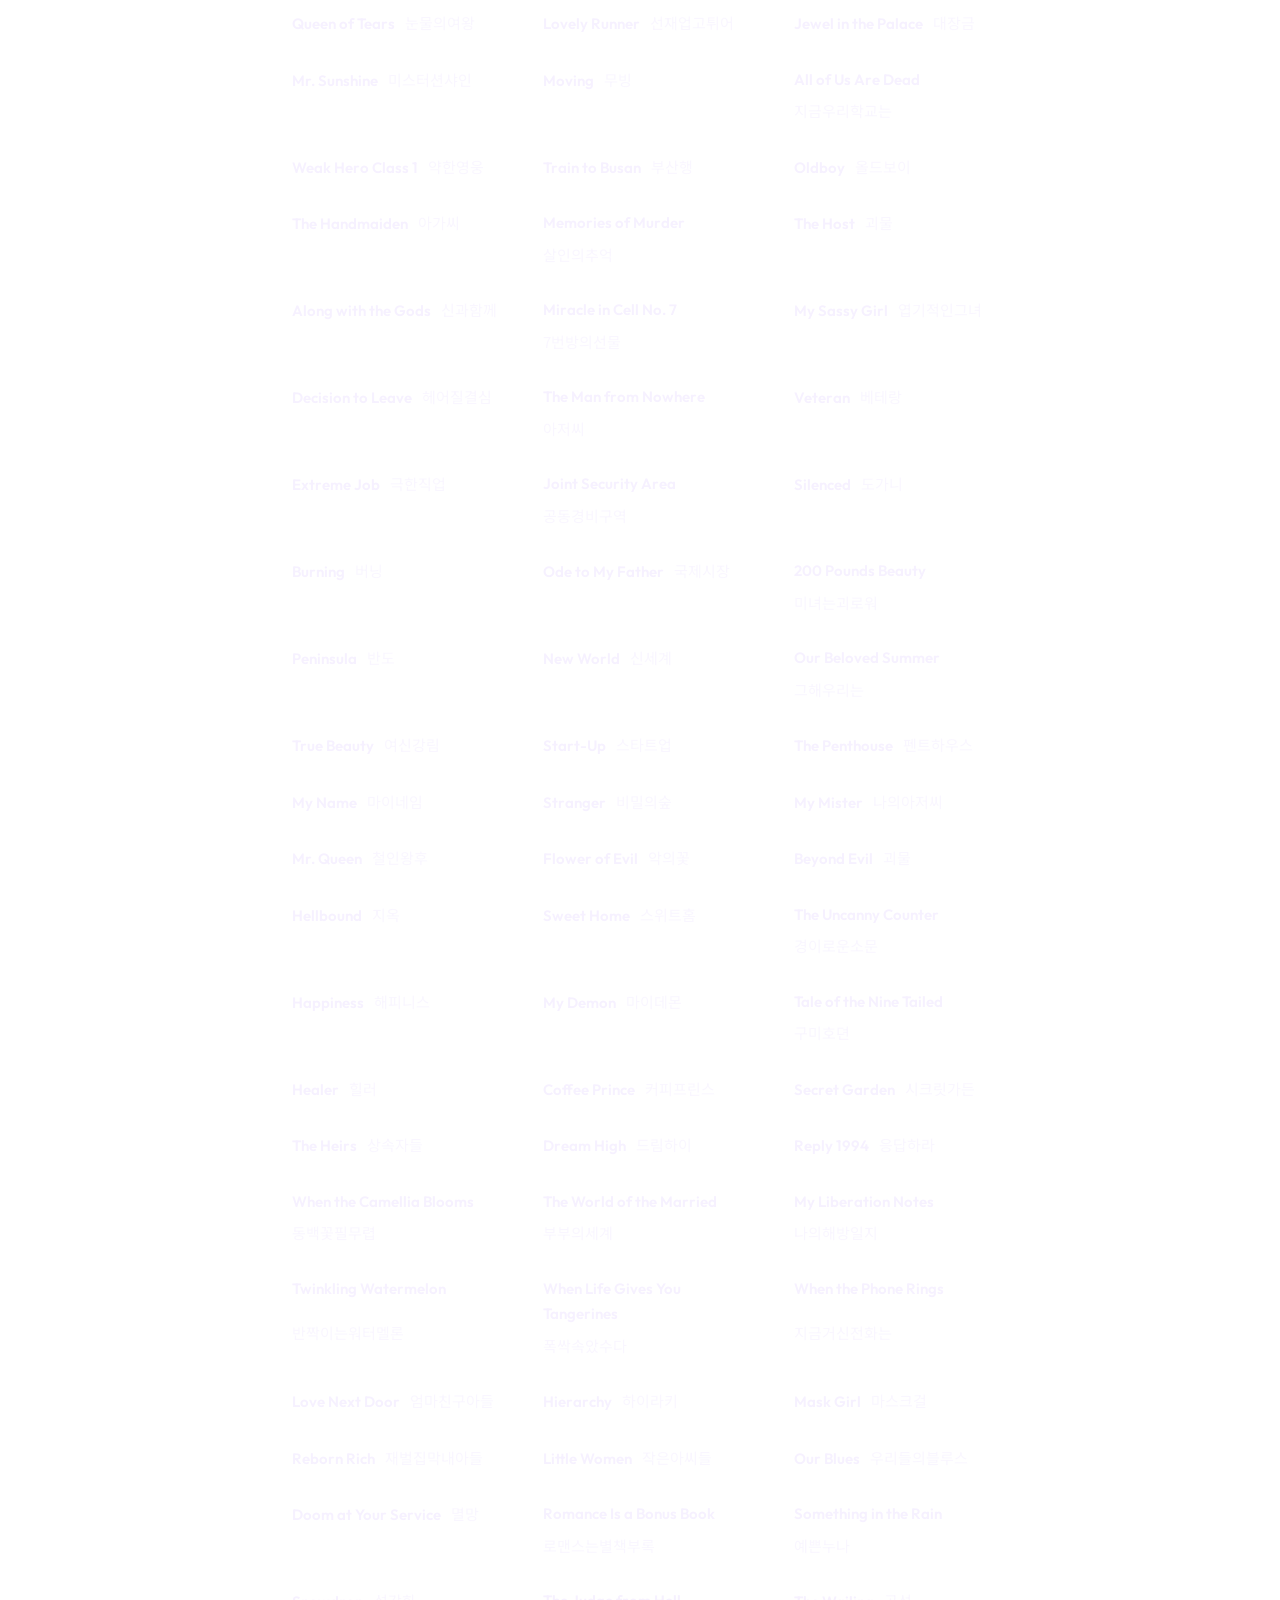
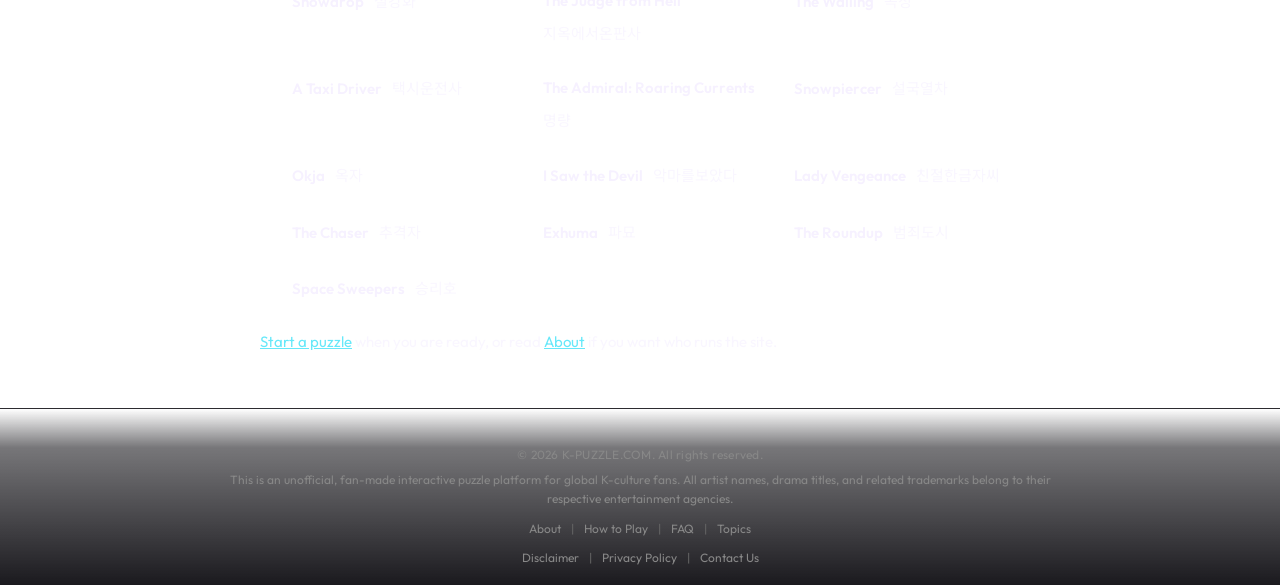
<file: topics.html>
<!DOCTYPE html>
<html lang="en">
<head>
  <meta charset="UTF-8">
  <meta name="viewport" content="width=device-width, initial-scale=1.0, viewport-fit=cover">
  <title>Topics — K-PUZZLE.COM</title>
  <meta name="description" content="200 Hangul crossword topics on K-PUZZLE.COM: 100 K-POP artists and 100 K-Drama and Korean film titles, each with English clues and Korean answers.">
  <meta name="robots" content="index,follow">
  <meta name="theme-color" content="#07060b">
  <meta property="og:title" content="Topics — K-PUZZLE.COM">
  <meta property="og:description" content="Browse 200 Hangul crossword topics: K-POP groups and K-Drama &amp; movie titles.">
  <meta property="og:type" content="website">
  <meta property="og:url" content="https://www.kculture-puzzle.com/topics.html">
  <meta property="og:site_name" content="K-PUZZLE.COM">
  <meta property="og:locale" content="en_US">
  <meta property="og:image" content="https://www.kculture-puzzle.com/img/themes/kpop-1.png">
  <meta name="twitter:card" content="summary_large_image">
  <meta name="twitter:title" content="Topics — K-PUZZLE.COM">
  <meta name="twitter:description" content="Browse 200 Hangul crossword topics: K-POP groups and K-Drama &amp; movie titles.">
  <meta name="twitter:image" content="https://www.kculture-puzzle.com/img/themes/kpop-1.png">
  <link rel="canonical" href="https://www.kculture-puzzle.com/topics.html">
  <link rel="icon" href="img/favicon.svg" type="image/svg+xml">
  <link rel="preconnect" href="https://fonts.googleapis.com">
  <link rel="preconnect" href="https://fonts.gstatic.com" crossorigin>
  <link href="https://fonts.googleapis.com/css2?family=Noto+Sans+KR:wght@500;700&family=Outfit:wght@400;600;800&display=swap" rel="stylesheet">
  <link rel="stylesheet" href="css/styles.css?v=20260912g">
  <script async src="https://pagead2.googlesyndication.com/pagead/js/adsbygoogle.js?client=ca-pub-8537672153066662" crossorigin="anonymous"></script>
</head>
<body class="info-page">
  <div id="app" class="info-app">
    <header class="info-top">
      <a class="info-brand" href="index.html">K-PUZZLE.COM</a>
      <nav class="info-nav" aria-label="Information">
        <a href="about.html">About</a>
        <a href="how-to-play.html">How to Play</a>
        <a href="faq.html">FAQ</a>
        <a href="topics.html" aria-current="page">Topics</a>
        <a class="info-play" href="index.html">Play</a>
      </nav>
    </header>

    <article class="info-article">
      <p class="info-kicker">Site information</p>
      <h1>Puzzle topics</h1>
      <p>K-PUZZLE.COM has two themes and 100 topics in each. Open the <a href="index.html">lobby</a>, pick a theme, then one of these names. English clues ask for Hangul answers — group names, song titles, characters, and plot points you already know as a fan.</p>
      <p>Every topic keeps its own question bank. Beginner draws 5 clues, Intermediate 10, and Advanced 20. <strong>Random Mix</strong> pulls from the whole theme onto one board. For the rules of the grid, see <a href="how-to-play.html">How to Play</a>.</p>

      <h2>K-POP — 100 topics</h2>
      <p>Idols, soloists, and the Hangul spellings fans see on music-show boards and light-stick chants.</p>
      <ul class="topic-catalog">
        <li><strong>TWICE</strong> <span>트와이스</span></li>
        <li><strong>BTS</strong> <span>방탄소년단</span></li>
        <li><strong>BLACKPINK</strong> <span>블랙핑크</span></li>
        <li><strong>NewJeans</strong> <span>뉴진스</span></li>
        <li><strong>Stray Kids</strong> <span>스트레이키즈</span></li>
        <li><strong>SEVENTEEN</strong> <span>세븐틴</span></li>
        <li><strong>EXO</strong> <span>엑소</span></li>
        <li><strong>aespa</strong> <span>에스파</span></li>
        <li><strong>IVE</strong> <span>아이브</span></li>
        <li><strong>LE SSERAFIM</strong> <span>르세라핌</span></li>
        <li><strong>(G)I-DLE</strong> <span>여자아이들</span></li>
        <li><strong>Red Velvet</strong> <span>레드벨벳</span></li>
        <li><strong>ITZY</strong> <span>있지</span></li>
        <li><strong>TXT</strong> <span>투바투</span></li>
        <li><strong>ENHYPEN</strong> <span>엔하이픈</span></li>
        <li><strong>ATEEZ</strong> <span>에이티즈</span></li>
        <li><strong>NCT 127</strong> <span>엔시티</span></li>
        <li><strong>NCT Dream</strong> <span>엔시티드림</span></li>
        <li><strong>IU</strong> <span>아이유</span></li>
        <li><strong>PSY</strong> <span>싸이</span></li>
        <li><strong>Girls' Generation</strong> <span>소녀시대</span></li>
        <li><strong>BIGBANG</strong> <span>빅뱅</span></li>
        <li><strong>SHINee</strong> <span>샤이니</span></li>
        <li><strong>Super Junior</strong> <span>슈퍼주니어</span></li>
        <li><strong>2NE1</strong> <span>투애니원</span></li>
        <li><strong>MAMAMOO</strong> <span>마마무</span></li>
        <li><strong>GOT7</strong> <span>갓세븐</span></li>
        <li><strong>TREASURE</strong> <span>트레저</span></li>
        <li><strong>ZEROBASEONE</strong> <span>제로베이스원</span></li>
        <li><strong>RIIZE</strong> <span>라이즈</span></li>
        <li><strong>BABYMONSTER</strong> <span>베이비몬스터</span></li>
        <li><strong>ILLIT</strong> <span>아일릿</span></li>
        <li><strong>NMIXX</strong> <span>엔믹스</span></li>
        <li><strong>STAYC</strong> <span>스테이씨</span></li>
        <li><strong>THE BOYZ</strong> <span>더보이즈</span></li>
        <li><strong>MONSTA X</strong> <span>몬스타엑스</span></li>
        <li><strong>WINNER</strong> <span>위너</span></li>
        <li><strong>iKON</strong> <span>아이콘</span></li>
        <li><strong>2PM</strong> <span>투피엠</span></li>
        <li><strong>TVXQ</strong> <span>동방신기</span></li>
        <li><strong>BoA</strong> <span>보아</span></li>
        <li><strong>Taeyeon</strong> <span>태연</span></li>
        <li><strong>G-Dragon</strong> <span>지드래곤</span></li>
        <li><strong>HyunA</strong> <span>현아</span></li>
        <li><strong>OH MY GIRL</strong> <span>오마이걸</span></li>
        <li><strong>Apink</strong> <span>에이핑크</span></li>
        <li><strong>f(x)</strong> <span>에프엑스</span></li>
        <li><strong>Wonder Girls</strong> <span>원더걸스</span></li>
        <li><strong>KISS OF LIFE</strong> <span>키스오브라이프</span></li>
        <li><strong>BOYNEXTDOOR</strong> <span>보이넥스트도어</span></li>
        <li><strong>WayV</strong> <span>웨이션브이</span></li>
        <li><strong>NCT WISH</strong> <span>엔시티위시</span></li>
        <li><strong>SuperM</strong> <span>슈퍼엠</span></li>
        <li><strong>GFRIEND</strong> <span>여자친구</span></li>
        <li><strong>IZ*ONE</strong> <span>아이즈원</span></li>
        <li><strong>Wanna One</strong> <span>워너원</span></li>
        <li><strong>BTOB</strong> <span>비투비</span></li>
        <li><strong>HIGHLIGHT</strong> <span>하이라이트</span></li>
        <li><strong>CNBLUE</strong> <span>씨엔블루</span></li>
        <li><strong>INFINITE</strong> <span>인피니트</span></li>
        <li><strong>VIXX</strong> <span>빅스</span></li>
        <li><strong>PENTAGON</strong> <span>펜타곤</span></li>
        <li><strong>ASTRO</strong> <span>아스트로</span></li>
        <li><strong>SF9</strong> <span>에스에프나인</span></li>
        <li><strong>CRAVITY</strong> <span>크래비티</span></li>
        <li><strong>P1Harmony</strong> <span>피원하모니</span></li>
        <li><strong>TWS</strong> <span>투어스</span></li>
        <li><strong>PLAVE</strong> <span>플레이브</span></li>
        <li><strong>FIFTY FIFTY</strong> <span>피프티피프티</span></li>
        <li><strong>tripleS</strong> <span>트리플에스</span></li>
        <li><strong>Kep1er</strong> <span>케플러</span></li>
        <li><strong>Dreamcatcher</strong> <span>드림캐쳐</span></li>
        <li><strong>EVERGLOW</strong> <span>에버글로우</span></li>
        <li><strong>fromis_9</strong> <span>프로미스나인</span></li>
        <li><strong>WJSN</strong> <span>우주소녀</span></li>
        <li><strong>LOONA</strong> <span>이달의소녀</span></li>
        <li><strong>KARA</strong> <span>카라</span></li>
        <li><strong>SISTAR</strong> <span>씨스타</span></li>
        <li><strong>miss A</strong> <span>미쓰에이</span></li>
        <li><strong>T-ara</strong> <span>티아라</span></li>
        <li><strong>After School</strong> <span>애프터스쿨</span></li>
        <li><strong>SUNMI</strong> <span>선미</span></li>
        <li><strong>CHUNG HA</strong> <span>청하</span></li>
        <li><strong>TAEMIN</strong> <span>태민</span></li>
        <li><strong>JENNIE</strong> <span>제니</span></li>
        <li><strong>ROSÉ</strong> <span>로제</span></li>
        <li><strong>Jung Kook</strong> <span>정국</span></li>
        <li><strong>Jimin</strong> <span>지민</span></li>
        <li><strong>Rain</strong> <span>정지훈</span></li>
        <li><strong>AKMU</strong> <span>악동뮤지션</span></li>
        <li><strong>BIBI</strong> <span>비비</span></li>
        <li><strong>HEIZE</strong> <span>헤이즈</span></li>
        <li><strong>Epik High</strong> <span>에픽하이</span></li>
        <li><strong>Jay Park</strong> <span>박재범</span></li>
        <li><strong>VIVIZ</strong> <span>비비지</span></li>
        <li><strong>Hearts2Hearts</strong> <span>하츠투하츠</span></li>
        <li><strong>izna</strong> <span>이즈나</span></li>
        <li><strong>MEOVV</strong> <span>미야오</span></li>
        <li><strong>Billlie</strong> <span>빌리</span></li>
        <li><strong>H1-KEY</strong> <span>하이키</span></li>
      </ul>

      <h2>K-Drama &amp; Movies — 100 topics</h2>
      <p>Series and films whose titles and characters fans already know from subtitles — written here as Hangul crossword answers.</p>
      <ul class="topic-catalog">
        <li><strong>Squid Game</strong> <span>오징어게임</span></li>
        <li><strong>Winter Sonata</strong> <span>겨울연가</span></li>
        <li><strong>Parasite</strong> <span>기생충</span></li>
        <li><strong>Crash Landing on You</strong> <span>사랑의불시착</span></li>
        <li><strong>Goblin</strong> <span>도깨비</span></li>
        <li><strong>Descendants of the Sun</strong> <span>태양의후예</span></li>
        <li><strong>Itaewon Class</strong> <span>이태원클라쓰</span></li>
        <li><strong>Vincenzo</strong> <span>빈센조</span></li>
        <li><strong>Hometown Cha-Cha-Cha</strong> <span>갯마을차차차</span></li>
        <li><strong>Extraordinary Attorney Woo</strong> <span>이상한변호사우영우</span></li>
        <li><strong>Business Proposal</strong> <span>사내맞선</span></li>
        <li><strong>What's Wrong with Secretary Kim</strong> <span>김비서가왜그럴까</span></li>
        <li><strong>Sky Castle</strong> <span>스카이캐슬</span></li>
        <li><strong>Reply 1988</strong> <span>응답하라1988</span></li>
        <li><strong>Hospital Playlist</strong> <span>슬기로운의사생활</span></li>
        <li><strong>Kingdom</strong> <span>킹덤</span></li>
        <li><strong>The Glory</strong> <span>더글로리</span></li>
        <li><strong>My Love from the Star</strong> <span>별에서온그대</span></li>
        <li><strong>Boys Over Flowers</strong> <span>꽃보다남자</span></li>
        <li><strong>Signal</strong> <span>시그널</span></li>
        <li><strong>It's Okay to Not Be Okay</strong> <span>사이코지만괜찮아</span></li>
        <li><strong>Twenty-Five Twenty-One</strong> <span>스물다섯스물하나</span></li>
        <li><strong>Hotel Del Luna</strong> <span>호텔델루나</span></li>
        <li><strong>Alchemy of Souls</strong> <span>환혼</span></li>
        <li><strong>Queen of Tears</strong> <span>눈물의여왕</span></li>
        <li><strong>Lovely Runner</strong> <span>선재업고튀어</span></li>
        <li><strong>Jewel in the Palace</strong> <span>대장금</span></li>
        <li><strong>Mr. Sunshine</strong> <span>미스터션샤인</span></li>
        <li><strong>Moving</strong> <span>무빙</span></li>
        <li><strong>All of Us Are Dead</strong> <span>지금우리학교는</span></li>
        <li><strong>Weak Hero Class 1</strong> <span>약한영웅</span></li>
        <li><strong>Train to Busan</strong> <span>부산행</span></li>
        <li><strong>Oldboy</strong> <span>올드보이</span></li>
        <li><strong>The Handmaiden</strong> <span>아가씨</span></li>
        <li><strong>Memories of Murder</strong> <span>살인의추억</span></li>
        <li><strong>The Host</strong> <span>괴물</span></li>
        <li><strong>Along with the Gods</strong> <span>신과함께</span></li>
        <li><strong>Miracle in Cell No. 7</strong> <span>7번방의선물</span></li>
        <li><strong>My Sassy Girl</strong> <span>엽기적인그녀</span></li>
        <li><strong>Decision to Leave</strong> <span>헤어질결심</span></li>
        <li><strong>The Man from Nowhere</strong> <span>아저씨</span></li>
        <li><strong>Veteran</strong> <span>베테랑</span></li>
        <li><strong>Extreme Job</strong> <span>극한직업</span></li>
        <li><strong>Joint Security Area</strong> <span>공동경비구역</span></li>
        <li><strong>Silenced</strong> <span>도가니</span></li>
        <li><strong>Burning</strong> <span>버닝</span></li>
        <li><strong>Ode to My Father</strong> <span>국제시장</span></li>
        <li><strong>200 Pounds Beauty</strong> <span>미녀는괴로워</span></li>
        <li><strong>Peninsula</strong> <span>반도</span></li>
        <li><strong>New World</strong> <span>신세계</span></li>
        <li><strong>Our Beloved Summer</strong> <span>그해우리는</span></li>
        <li><strong>True Beauty</strong> <span>여신강림</span></li>
        <li><strong>Start-Up</strong> <span>스타트업</span></li>
        <li><strong>The Penthouse</strong> <span>펜트하우스</span></li>
        <li><strong>My Name</strong> <span>마이네임</span></li>
        <li><strong>Stranger</strong> <span>비밀의숲</span></li>
        <li><strong>My Mister</strong> <span>나의아저씨</span></li>
        <li><strong>Mr. Queen</strong> <span>철인왕후</span></li>
        <li><strong>Flower of Evil</strong> <span>악의꽃</span></li>
        <li><strong>Beyond Evil</strong> <span>괴물</span></li>
        <li><strong>Hellbound</strong> <span>지옥</span></li>
        <li><strong>Sweet Home</strong> <span>스위트홈</span></li>
        <li><strong>The Uncanny Counter</strong> <span>경이로운소문</span></li>
        <li><strong>Happiness</strong> <span>해피니스</span></li>
        <li><strong>My Demon</strong> <span>마이데몬</span></li>
        <li><strong>Tale of the Nine Tailed</strong> <span>구미호뎐</span></li>
        <li><strong>Healer</strong> <span>힐러</span></li>
        <li><strong>Coffee Prince</strong> <span>커피프린스</span></li>
        <li><strong>Secret Garden</strong> <span>시크릿가든</span></li>
        <li><strong>The Heirs</strong> <span>상속자들</span></li>
        <li><strong>Dream High</strong> <span>드림하이</span></li>
        <li><strong>Reply 1994</strong> <span>응답하라</span></li>
        <li><strong>When the Camellia Blooms</strong> <span>동백꽃필무렵</span></li>
        <li><strong>The World of the Married</strong> <span>부부의세계</span></li>
        <li><strong>My Liberation Notes</strong> <span>나의해방일지</span></li>
        <li><strong>Twinkling Watermelon</strong> <span>반짝이는워터멜론</span></li>
        <li><strong>When Life Gives You Tangerines</strong> <span>폭싹속았수다</span></li>
        <li><strong>When the Phone Rings</strong> <span>지금거신전화는</span></li>
        <li><strong>Love Next Door</strong> <span>엄마친구아들</span></li>
        <li><strong>Hierarchy</strong> <span>하이라키</span></li>
        <li><strong>Mask Girl</strong> <span>마스크걸</span></li>
        <li><strong>Reborn Rich</strong> <span>재벌집막내아들</span></li>
        <li><strong>Little Women</strong> <span>작은아씨들</span></li>
        <li><strong>Our Blues</strong> <span>우리들의블루스</span></li>
        <li><strong>Doom at Your Service</strong> <span>멸망</span></li>
        <li><strong>Romance Is a Bonus Book</strong> <span>로맨스는별책부록</span></li>
        <li><strong>Something in the Rain</strong> <span>예쁜누나</span></li>
        <li><strong>Snowdrop</strong> <span>설강화</span></li>
        <li><strong>The Judge from Hell</strong> <span>지옥에서온판사</span></li>
        <li><strong>The Wailing</strong> <span>곡성</span></li>
        <li><strong>A Taxi Driver</strong> <span>택시운전사</span></li>
        <li><strong>The Admiral: Roaring Currents</strong> <span>명량</span></li>
        <li><strong>Snowpiercer</strong> <span>설국열차</span></li>
        <li><strong>Okja</strong> <span>옥자</span></li>
        <li><strong>I Saw the Devil</strong> <span>악마를보았다</span></li>
        <li><strong>Lady Vengeance</strong> <span>친절한금자씨</span></li>
        <li><strong>The Chaser</strong> <span>추격자</span></li>
        <li><strong>Exhuma</strong> <span>파묘</span></li>
        <li><strong>The Roundup</strong> <span>범죄도시</span></li>
        <li><strong>Space Sweepers</strong> <span>승리호</span></li>
      </ul>

      <p><a href="index.html">Start a puzzle</a> when you are ready, or read <a href="about.html">About</a> if you want who runs the site.</p>
    </article>
  </div>

  <footer class="site-footer" id="site-footer">
    <p class="site-footer-copy">© 2026 K-PUZZLE.COM. All rights reserved.</p>
    <p class="site-footer-disclaimer">This is an unofficial, fan-made interactive puzzle platform for global K-culture fans. All artist names, drama titles, and related trademarks belong to their respective entertainment agencies.</p>
    <nav class="site-footer-links" aria-label="About this site">
      <a href="about.html">About</a>
      <span class="site-footer-sep" aria-hidden="true">|</span>
      <a href="how-to-play.html">How to Play</a>
      <span class="site-footer-sep" aria-hidden="true">|</span>
      <a href="faq.html">FAQ</a>
      <span class="site-footer-sep" aria-hidden="true">|</span>
      <a href="topics.html" aria-current="page">Topics</a>
    </nav>
    <nav class="site-footer-links" aria-label="Legal">
      <a href="disclaimer.html">Disclaimer</a>
      <span class="site-footer-sep" aria-hidden="true">|</span>
      <a href="privacy.html">Privacy Policy</a>
      <span class="site-footer-sep" aria-hidden="true">|</span>
      <a href="contact.html">Contact Us</a>
    </nav>
  </footer>
</body>
</html>
</file>
<file: css/styles.css>
:root {
  --bg-0: #07060b;
  --bg-1: #14111c;
  --bg-2: #1d1730;
  --ink: #f6f1ff;
  --muted: rgba(246, 241, 255, 0.62);
  --line: rgba(255, 255, 255, 0.1);
  --accent: #c084fc;
  --accent-2: #67e8f9;
  --card: rgba(18, 14, 28, 0.72);
  --ok: #4ade80;
  --bad: #fb7185;
  --shadow: 0 30px 80px rgba(0, 0, 0, 0.35);
  --radius: 28px;
  --cell: 64px;
}

* {
  box-sizing: border-box;
}

html,
body {
  margin: 0;
  min-height: 100%;
}

body {
  display: flex;
  flex-direction: column;
  min-height: 100dvh;
  font-family: "Outfit", "Noto Sans KR", sans-serif;
  color: var(--ink);
  background:
    radial-gradient(1200px 700px at 10% -10%, color-mix(in srgb, var(--accent) 28%, transparent), transparent 55%),
    radial-gradient(900px 600px at 110% 0%, color-mix(in srgb, var(--accent-2) 22%, transparent), transparent 50%),
    linear-gradient(165deg, var(--bg-0), var(--bg-1) 45%, var(--bg-2));
  background-attachment: fixed;
}

body[data-theme="k-pop"] {
  --bg-0: #120617;
  --bg-1: #1c0b2e;
  --bg-2: #2a1050;
  --accent: #e879f9;
  --accent-2: #22d3ee;
}

body[data-theme="k-drama"] {
  --bg-0: #07110e;
  --bg-1: #10201b;
  --bg-2: #16302a;
  --accent: #fb7185;
  --accent-2: #4ade80;
}

button,
.tile,
.cell,
.theme-card,
.topic-card,
.clue {
  font: inherit;
}

button {
  cursor: pointer;
}

.hidden {
  display: none !important;
}

#app {
  flex: 1 0 auto;
  width: min(1240px, calc(100% - 32px));
  margin: 0 auto;
  padding: 28px 0 188px;
}

#app:has(#game:not([hidden])) {
  width: min(1760px, calc(100vw - 28px));
  padding: 16px 0 32px;
}

body:has(#game:not([hidden])) .site-footer {
  display: none;
}

.topbar,
.game-top {
  display: flex;
  justify-content: space-between;
  gap: 16px;
  align-items: flex-start;
}

#lobby .topbar {
  flex-direction: column;
  gap: 14px;
}

.game-timer,
.hud-shuffle,
.play-clue,
.clues-close {
  display: none;
}

.clues-head {
  display: flex;
  align-items: center;
  justify-content: space-between;
  gap: 12px;
  margin: 0 0 12px;
}

.clues-head h2 {
  margin: 0;
}

.brand {
  display: flex;
  flex-direction: column;
  gap: 4px;
}

.brand strong {
  font-size: 13px;
  letter-spacing: 0.28em;
  text-transform: uppercase;
  color: var(--accent);
}

.brand h1,
.game-top h1 {
  margin: 0;
  font-size: clamp(28px, 5vw, 48px);
  letter-spacing: -0.04em;
}

#lobby .brand {
  width: 100%;
}

#lobby .brand h1 {
  font-size: clamp(26px, 3.6vw, 44px);
  white-space: nowrap;
}

#game .game-top h1 {
  font-size: clamp(22px, 2.6vw, 32px);
}

#game .topic-hangul {
  margin: 2px 0 0;
  font-size: 16px;
}

.lede,
.vibe,
.progress,
.clue-meta,
.topic-hangul {
  color: var(--muted);
}

.lede {
  display: grid;
  grid-template-columns: minmax(0, 1fr) minmax(0, 1fr);
  gap: 12px 18px;
  width: 100%;
  max-width: none;
  margin: 0;
  font-size: 13px;
  line-height: 1.55;
}

.lede p {
  margin: 0;
}

.lede a {
  color: var(--accent-2);
}

.pill {
  border: 1px solid var(--line);
  background: rgba(255, 255, 255, 0.04);
  color: var(--ink);
  border-radius: 999px;
  padding: 10px 16px;
  backdrop-filter: blur(16px);
}

.theme-grid {
  display: grid;
  grid-template-columns: repeat(2, minmax(0, 1fr));
  gap: 18px;
  margin-top: 36px;
}

.theme-card {
  position: relative;
  isolation: isolate;
  overflow: hidden;
  text-align: left;
  border: 1px solid var(--line);
  border-radius: var(--radius);
  min-height: clamp(420px, 52vh, 540px);
  padding: 24px;
  color: var(--ink);
  background:
    linear-gradient(180deg, rgba(255, 255, 255, 0.05), transparent 40%),
    var(--card);
  box-shadow: var(--shadow);
  display: flex;
  flex-direction: column;
  justify-content: space-between;
  transition: transform 180ms ease, border-color 180ms ease;
}

.theme-mosaic {
  position: absolute;
  left: 0;
  right: 0;
  bottom: 0;
  top: 26%;
  z-index: 0;
  display: grid;
  grid-template-columns: 1.18fr 0.92fr;
  grid-template-rows: 1fr 1fr;
  gap: 3px;
  pointer-events: none;
  opacity: 0.4;
  mask-image: linear-gradient(180deg, transparent 0%, rgba(0, 0, 0, 0.55) 22%, #000 58%);
  -webkit-mask-image: linear-gradient(180deg, transparent 0%, rgba(0, 0, 0, 0.55) 22%, #000 58%);
  transition: opacity 220ms ease;
}

.theme-mosaic img {
  width: 100%;
  height: 100%;
  object-fit: cover;
  display: block;
  filter: saturate(0.88) brightness(0.78);
}

.theme-mosaic img:first-child {
  grid-row: 1 / -1;
}

.theme-card::after {
  content: "";
  position: absolute;
  inset: 0;
  z-index: 1;
  pointer-events: none;
  background:
    linear-gradient(180deg, rgba(12, 10, 20, 0.08) 12%, transparent 42%, rgba(12, 10, 20, 0.42) 100%),
    radial-gradient(120% 70% at 50% 108%, color-mix(in srgb, var(--card-accent) 22%, transparent), transparent 58%);
}

.theme-card-copy {
  position: relative;
  z-index: 2;
  display: flex;
  flex-direction: column;
  justify-content: space-between;
  flex: 1;
  min-height: 0;
  text-shadow: 0 10px 28px rgba(0, 0, 0, 0.55);
}

.theme-card:hover,
.theme-card:focus-visible {
  transform: translateY(-6px);
  border-color: color-mix(in srgb, var(--card-accent) 70%, white);
}

.theme-card:hover .theme-mosaic,
.theme-card:focus-visible .theme-mosaic {
  opacity: 0.52;
}

.theme-card[data-key="k-drama"] .theme-mosaic {
  opacity: 0.46;
}

.theme-card[data-key="k-drama"]:hover .theme-mosaic,
.theme-card[data-key="k-drama"]:focus-visible .theme-mosaic {
  opacity: 0.58;
}

.theme-card[data-key="k-drama"] .theme-mosaic img {
  filter: saturate(0.92) brightness(0.88);
}

.theme-card .emoji {
  font-size: 32px;
}

.theme-card h2 {
  margin: 18px 0 8px;
  font-size: 26px;
}

.theme-card p {
  margin: 0;
  color: var(--muted);
}

.theme-card[data-key="k-pop"] { --card-accent: #e879f9; }
.theme-card[data-key="k-drama"] { --card-accent: #fb7185; }

.topic-grid {
  display: grid;
  grid-template-columns: repeat(3, minmax(0, 1fr));
  gap: 14px;
  margin-top: 24px;
}

.topic-tools {
  display: flex;
  align-items: center;
  gap: 16px;
  margin-top: 18px;
  flex-wrap: wrap;
}

.topic-tools input {
  flex: 1;
  min-width: 220px;
  max-width: 420px;
  border: 1px solid var(--line);
  border-radius: 999px;
  padding: 12px 18px;
  color: var(--ink);
  background: color-mix(in srgb, var(--card) 80%, black);
}

.topic-tools input::placeholder {
  color: var(--muted);
}

.topic-tools p {
  margin: 0;
  color: var(--muted);
  font-size: 14px;
}

.topic-card {
  text-align: left;
  border: 1px solid var(--line);
  border-radius: var(--radius);
  min-height: 188px;
  padding: 20px;
  color: var(--ink);
  background:
    linear-gradient(180deg, rgba(255, 255, 255, 0.05), transparent 40%),
    var(--card);
  box-shadow: var(--shadow);
  display: flex;
  flex-direction: column;
  justify-content: space-between;
  transition: transform 180ms ease, border-color 180ms ease;
}

#topic-grid .topic-card {
  position: relative;
  isolation: isolate;
  overflow: hidden;
}

#topic-grid .topic-art {
  position: absolute;
  inset: 0;
  z-index: 0;
  pointer-events: none;
  opacity: 0.24;
  mask-image: linear-gradient(180deg, transparent 0%, rgba(0, 0, 0, 0.5) 26%, #000 68%);
  -webkit-mask-image: linear-gradient(180deg, transparent 0%, rgba(0, 0, 0, 0.5) 26%, #000 68%);
  transition: opacity 220ms ease;
}

body[data-theme="k-drama"] #topic-grid .topic-art {
  opacity: 0.34;
}

#topic-grid .topic-art img {
  width: 100%;
  height: 100%;
  object-fit: cover;
  display: block;
  filter: saturate(0.88) brightness(0.74);
}

body[data-theme="k-drama"] #topic-grid .topic-art img {
  filter: saturate(0.92) brightness(0.82);
}

#topic-grid .topic-card:hover .topic-art,
#topic-grid .topic-card:focus-visible .topic-art {
  opacity: 0.32;
}

body[data-theme="k-drama"] #topic-grid .topic-card:hover .topic-art,
body[data-theme="k-drama"] #topic-grid .topic-card:focus-visible .topic-art {
  opacity: 0.44;
}

#topic-grid .topic-card::after {
  content: "";
  position: absolute;
  inset: 0;
  z-index: 1;
  pointer-events: none;
  background:
    linear-gradient(180deg, rgba(12, 10, 20, 0.22) 8%, transparent 42%, rgba(12, 10, 20, 0.5) 100%),
    radial-gradient(120% 70% at 50% 108%, color-mix(in srgb, var(--accent) 16%, transparent), transparent 58%);
}

#topic-grid .topic-card-copy,
#topic-grid .topic-card-meta {
  position: relative;
  z-index: 2;
  text-shadow: 0 8px 22px rgba(0, 0, 0, 0.62);
}

.topic-card:hover,
.topic-card:focus-visible {
  transform: translateY(-6px);
  border-color: color-mix(in srgb, var(--accent) 70%, white);
}

.topic-card h2 {
  margin: 0 0 4px;
  font-size: 22px;
  letter-spacing: -0.04em;
}

.topic-card .hangul {
  margin: 0 0 12px;
  color: var(--accent);
  font-family: "Noto Sans KR", sans-serif;
  font-weight: 700;
  font-size: 15px;
}

.topic-card p {
  margin: 0;
  color: var(--muted);
}

.topic-card.random {
  border-color: color-mix(in srgb, var(--accent-2) 45%, var(--line));
  background:
    linear-gradient(180deg, color-mix(in srgb, var(--accent-2) 16%, transparent), transparent 42%),
    var(--card);
}

.topic-grid.levels-grid,
#level-grid {
  grid-template-columns: repeat(3, minmax(0, 1fr));
}

#level-grid .topic-card[data-level="beginner"] { --level-accent: #4ade80; }
#level-grid .topic-card[data-level="intermediate"] { --level-accent: #fbbf24; }
#level-grid .topic-card[data-level="advanced"] { --level-accent: #fb7185; }

#level-grid .topic-card .hangul {
  color: var(--level-accent, var(--accent));
}

.topic-hangul {
  margin: 6px 0 0;
  font-family: "Noto Sans KR", sans-serif;
  font-weight: 700;
  font-size: 20px;
  color: var(--accent);
}

.board-topic {
  margin: 0 0 4px;
  text-align: center;
  font-size: 13px;
  font-weight: 700;
  letter-spacing: 0.22em;
  text-transform: uppercase;
  color: var(--accent);
}

.ghost {
  border: 0;
  background: transparent;
  color: var(--muted);
  padding: 0;
}

.ghost:hover,
.ghost:focus-visible {
  color: var(--ink);
}

.game-shell {
  display: grid;
  grid-template-columns: minmax(0, 1.55fr) minmax(440px, 0.8fr);
  grid-template-areas:
    "bank bank"
    "board clues";
  gap: 16px;
  margin-top: 18px;
  align-items: start;
}

.board-card,
.side-card,
.bank-card {
  border: 1px solid var(--line);
  border-radius: var(--radius);
  background: var(--card);
  box-shadow: var(--shadow);
  backdrop-filter: blur(18px);
}

.bank-card {
  grid-area: bank;
  padding: 14px 18px 16px;
}

.board-card {
  grid-area: board;
  padding: 16px;
  overflow: visible;
}

.crossword {
  --gap: 3px;
  --cols: 8;
  container-type: inline-size;
  display: grid;
  gap: var(--gap);
  width: min(100%, calc(var(--cols) * var(--cell) + (var(--cols) - 1) * var(--gap)));
  margin: 12px auto 8px;
  grid-template-columns: repeat(var(--cols), minmax(0, 1fr));
}

.crossword[data-level="beginner"] {
  --gap: 4px;
}

.crossword[data-level="intermediate"] {
  --gap: 3px;
}

.crossword[data-level="advanced"] {
  --gap: 3px;
}

.cell {
  width: 100%;
  aspect-ratio: 1;
  height: auto;
  min-width: 0;
  border: 0;
  border-radius: 12px;
  position: relative;
  display: grid;
  place-items: center;
  background: rgba(255, 255, 255, 0.92);
  color: #111;
  font-family: "Noto Sans KR", sans-serif;
  font-size: clamp(11px, calc(44cqw / var(--cols)), 22px);
  font-weight: 700;
  padding: 10px 0 0;
  line-height: 1;
}

.cell.block {
  background: transparent;
  pointer-events: none;
  box-shadow: none;
}

.cell.selected,
.cell.in-word {
  outline: 3px solid color-mix(in srgb, var(--accent) 80%, white);
}

.cell.selected {
  background: color-mix(in srgb, var(--accent-2) 55%, white);
}

.cell.wrong {
  background: #fecdd3;
}

.cell.correct {
  background: #bbf7d0;
}

.cell .num {
  position: absolute;
  top: 4px;
  left: 6px;
  font-family: "Outfit", sans-serif;
  font-size: 10px;
  font-weight: 700;
  color: #475569;
  line-height: 1;
}

.side-card {
  grid-area: clues;
  padding: 16px 18px 18px;
  max-height: none;
  overflow: visible;
}

.side-card h2,
.clues-head h2,
.bank-head {
  margin: 0 0 12px;
  font-size: 13px;
  letter-spacing: 0.18em;
  text-transform: uppercase;
  color: var(--accent-2);
}

.clues-head h2 {
  margin: 0;
}

.clue-list {
  display: flex;
  flex-direction: column;
  gap: 6px;
}

.clue-list.split {
  display: grid;
  grid-template-columns: 1fr 1fr;
  grid-auto-flow: column;
  grid-template-rows: repeat(var(--clue-rows, 10), auto);
  gap: 6px 10px;
}

.clue {
  width: 100%;
  text-align: left;
  border: 1px solid transparent;
  border-radius: 12px;
  padding: 7px 10px;
  background: rgba(255, 255, 255, 0.04);
  color: inherit;
  font-size: 13px;
  line-height: 1.35;
}

.clue.active {
  border-color: color-mix(in srgb, var(--accent) 65%, white);
  background: color-mix(in srgb, var(--accent) 16%, transparent);
}

.clue.correct {
  color: var(--ok);
}

.clue b {
  display: inline-block;
  min-width: 1.4em;
}

.clue em,
.clue .topic-tag {
  font-style: normal;
  font-size: 10px;
  letter-spacing: 0.12em;
  text-transform: uppercase;
  color: var(--accent-2);
}

.crossword.dense .cell {
  border-radius: 8px;
  padding: 8px 0 0;
}

.crossword.dense .cell .num {
  top: 2px;
  left: 4px;
  font-size: clamp(7px, calc(22cqw / var(--cols)), 10px);
}

.bank-head {
  display: flex;
  align-items: center;
  justify-content: space-between;
  margin: 0 0 10px;
}

.bank {
  display: flex;
  flex-wrap: wrap;
  gap: 6px;
}

.tile {
  width: 40px;
  height: 40px;
  flex: 0 0 40px;
  border: 1px solid var(--line);
  border-radius: 12px;
  background: linear-gradient(180deg, color-mix(in srgb, var(--accent) 28%, #1b1428), #1b1428);
  color: white;
  font-family: "Noto Sans KR", sans-serif;
  font-size: 17px;
  font-weight: 700;
}

.tile:disabled {
  opacity: 0.28;
}

.shuffle {
  border: 1px solid var(--line);
  background: rgba(255, 255, 255, 0.06);
  color: var(--ink);
  border-radius: 999px;
  padding: 8px 12px;
}

.status {
  min-height: 24px;
  margin: 14px 0 0;
  color: var(--muted);
}

.site-footer {
  position: fixed;
  left: 0;
  right: 0;
  bottom: 0;
  z-index: 30;
  display: flex;
  flex-direction: column;
  align-items: center;
  justify-content: flex-end;
  gap: 6px;
  width: 100%;
  margin: 0;
  padding: 28px 24px calc(18px + env(safe-area-inset-bottom, 0px));
  border-top: 1px solid rgba(255, 255, 255, 0.08);
  background: linear-gradient(180deg, transparent 0%, rgba(7, 6, 11, 0.88) 28%, rgba(7, 6, 11, 0.96) 100%);
  text-align: center;
  pointer-events: none;
}

.site-footer > * {
  pointer-events: auto;
}

.site-footer p {
  margin: 0 auto;
  max-width: 52rem;
  font-size: 12px;
  line-height: 1.6;
  color: #888;
  text-align: center;
}

.site-footer-copy {
  letter-spacing: 0.02em;
}

.site-footer-links {
  display: flex;
  flex-wrap: wrap;
  align-items: center;
  justify-content: center;
  gap: 0;
  margin: 4px auto 0;
  font-size: 12px;
  line-height: 1.6;
  color: #888;
}

.site-footer-links a,
.site-footer-links button {
  margin: 0;
  border: 0;
  padding: 0 2px;
  background: transparent;
  color: #888;
  font: inherit;
  letter-spacing: inherit;
  text-decoration: none;
  cursor: pointer;
}

.site-footer-links a:hover,
.site-footer-links a:focus-visible,
.site-footer-links button:hover,
.site-footer-links button:focus-visible {
  color: #bbb;
  text-decoration: underline;
  text-underline-offset: 3px;
}

.site-footer-sep {
  margin: 0 8px;
  color: #666;
}

body:has(.site-modal:target),
body:has(.site-modal:not([hidden]):not(.hidden)) {
  overflow: hidden;
}

.site-modal {
  position: fixed;
  inset: 0;
  z-index: 50;
  display: none;
  place-items: center;
  padding: 20px;
  background: rgba(5, 4, 10, 0.78);
  backdrop-filter: blur(12px);
}

.site-modal:target,
.site-modal:not([hidden]):not(.hidden) {
  display: grid !important;
}

.site-modal-card {
  position: relative;
  width: min(420px, 100%);
  max-height: min(86vh, 640px);
  display: flex;
  flex-direction: column;
  border-radius: 22px;
  padding: 22px 22px 20px;
  background: linear-gradient(180deg, rgba(28, 20, 44, 0.96), rgba(12, 10, 20, 0.98));
  border: 1px solid color-mix(in srgb, var(--accent) 38%, var(--line));
  box-shadow: 0 30px 80px rgba(0, 0, 0, 0.45), 0 0 0 1px rgba(255, 255, 255, 0.04) inset;
  animation: win-pop 0.45s cubic-bezier(0.2, 1.2, 0.32, 1);
}

.site-modal-card--wide {
  width: min(560px, 100%);
  max-height: min(88vh, 720px);
}

.site-modal-head {
  display: flex;
  align-items: center;
  justify-content: space-between;
  gap: 12px;
  margin-bottom: 14px;
}

.site-modal-head h2 {
  margin: 0;
  font-size: 20px;
  letter-spacing: -0.03em;
}

.site-modal-close {
  flex-shrink: 0;
  display: inline-flex;
  align-items: center;
  justify-content: center;
  border: 1px solid var(--line);
  background: rgba(255, 255, 255, 0.06);
  color: var(--muted);
  border-radius: 999px;
  padding: 6px 12px;
  font-size: 12px;
  font-weight: 600;
  text-decoration: none;
  cursor: pointer;
}

.site-modal-close:hover,
.site-modal-close:focus-visible {
  color: var(--ink);
  border-color: color-mix(in srgb, var(--accent) 55%, var(--line));
}

.site-modal-body {
  min-height: 0;
  overflow: auto;
  padding-right: 4px;
  color: var(--muted);
  font-size: 13px;
  line-height: 1.65;
}

.site-modal-body h3 {
  margin: 18px 0 6px;
  color: var(--ink);
  font-size: 14px;
  letter-spacing: 0.02em;
}

.site-modal-body p,
.site-modal-body ul {
  margin: 0 0 10px;
}

.site-modal-body ul {
  padding-left: 1.15em;
}

.site-modal-body a {
  color: var(--accent-2);
}

.site-modal-updated {
  margin-bottom: 12px !important;
  font-size: 11px;
  letter-spacing: 0.04em;
  text-transform: uppercase;
  color: #888;
}

.contact-form {
  position: relative;
  display: grid;
  gap: 12px;
}

.info-contact-form {
  margin: 8px 0 24px;
  max-width: 420px;
}

.info-updated {
  margin: -8px 0 16px !important;
  font-size: 12px;
  letter-spacing: 0.04em;
  text-transform: uppercase;
  color: #888;
}

.topic-catalog {
  display: grid;
  grid-template-columns: repeat(auto-fill, minmax(220px, 1fr));
  gap: 8px 12px;
  margin: 0 0 28px;
  padding: 0;
  list-style: none;
}

.topic-catalog li {
  display: flex;
  flex-wrap: wrap;
  align-items: baseline;
  gap: 6px 10px;
  margin: 0;
  padding: 10px 12px;
  border: 1px solid var(--line);
  border-radius: 14px;
  background: rgba(255, 255, 255, 0.03);
  font-size: 14px;
  line-height: 1.4;
}

.topic-catalog strong {
  color: var(--ink);
}

.topic-catalog span {
  color: var(--muted);
  font-family: "Noto Sans KR", sans-serif;
}

.contact-field {
  display: grid;
  gap: 6px;
  color: var(--muted);
  font-size: 12px;
  font-weight: 600;
  letter-spacing: 0.04em;
}

.contact-field input,
.contact-field textarea {
  width: 100%;
  border: 1px solid var(--line);
  border-radius: 14px;
  padding: 11px 14px;
  color: var(--ink);
  background: color-mix(in srgb, var(--card) 80%, black);
  font: inherit;
  font-weight: 400;
  letter-spacing: 0;
}

.contact-field textarea {
  resize: vertical;
  min-height: 112px;
  line-height: 1.5;
}

.contact-field input::placeholder,
.contact-field textarea::placeholder {
  color: rgba(246, 241, 255, 0.38);
}

.contact-field input:focus,
.contact-field textarea:focus {
  outline: none;
  border-color: color-mix(in srgb, var(--accent) 65%, var(--line));
}

.contact-honey {
  position: absolute;
  left: -9999px;
  width: 1px;
  height: 1px;
  opacity: 0;
  pointer-events: none;
}

.contact-status {
  min-height: 18px;
  margin: 0;
  font-size: 13px;
  color: var(--accent-2);
}

.contact-status.is-error {
  color: var(--bad);
}

.contact-submit {
  width: 100%;
}

.contact-submit:disabled {
  opacity: 0.65;
  cursor: wait;
}

.win {
  position: fixed;
  inset: 0;
  z-index: 40;
  background: rgba(5, 4, 10, 0.72);
  display: grid;
  place-items: center;
  padding: 24px;
  overflow: hidden;
}

.fireworks {
  position: absolute;
  inset: 0;
  width: 100%;
  height: 100%;
  pointer-events: none;
}

.win-card {
  position: relative;
  z-index: 1;
  width: min(440px, 100%);
  border-radius: 28px;
  padding: 32px 28px 26px;
  background: linear-gradient(180deg, rgba(28, 20, 44, 0.96), rgba(12, 10, 20, 0.98));
  border: 1px solid color-mix(in srgb, var(--accent) 38%, var(--line));
  box-shadow: 0 30px 80px rgba(0, 0, 0, 0.45), 0 0 0 1px rgba(255, 255, 255, 0.04) inset;
  text-align: center;
  max-height: min(92vh, 760px);
  overflow: auto;
  animation: win-pop 0.55s cubic-bezier(0.2, 1.2, 0.32, 1);
}

.win-kicker {
  margin: 0 0 6px;
  font-size: 12px;
  letter-spacing: 0.28em;
  text-transform: uppercase;
  color: var(--accent-2);
}

.win-card h2 {
  margin: 0 0 8px;
  font-size: clamp(32px, 6vw, 42px);
  letter-spacing: -0.04em;
  background: linear-gradient(90deg, #fff7d6, #ffd76a 40%, var(--accent) 80%, var(--accent-2));
  -webkit-background-clip: text;
  background-clip: text;
  color: transparent;
}

.win-card #win-copy {
  margin: 0;
  color: var(--muted);
  line-height: 1.5;
}

.win-stats {
  display: grid;
  grid-template-columns: 1fr 1fr;
  gap: 12px;
  margin: 22px 0 4px;
}

.win-stat {
  border: 1px solid var(--line);
  background: rgba(255, 255, 255, 0.04);
  border-radius: 18px;
  padding: 14px 12px 12px;
}

.win-stat span {
  display: block;
  font-size: 11px;
  letter-spacing: 0.18em;
  text-transform: uppercase;
  color: var(--muted);
}

.win-stat strong {
  display: block;
  margin-top: 6px;
  font-size: 28px;
  letter-spacing: -0.03em;
}

.win-actions {
  display: grid;
  grid-template-columns: 1fr 1fr;
  gap: 10px;
  margin-top: 22px;
}

.primary,
.share {
  margin-top: 0;
  border: 0;
  border-radius: 999px;
  padding: 13px 18px;
  font-weight: 800;
  letter-spacing: 0.08em;
}

.primary {
  background: linear-gradient(90deg, var(--accent), var(--accent-2));
  color: #111;
}

.share {
  border: 1px solid var(--line);
  background: rgba(255, 255, 255, 0.06);
  color: var(--ink);
}

.share[aria-expanded="true"] {
  border-color: color-mix(in srgb, var(--accent) 55%, var(--line));
}

.share-menu {
  display: grid;
  gap: 8px;
  margin-top: 14px;
}

.share-menu button {
  display: flex;
  align-items: center;
  justify-content: center;
  gap: 10px;
  width: 100%;
  border: 1px solid var(--line);
  background: rgba(255, 255, 255, 0.05);
  color: var(--ink);
  border-radius: 999px;
  padding: 11px 16px;
  font-weight: 700;
}

.share-menu button svg {
  width: 16px;
  height: 16px;
}

.share-menu button[data-share="instagram"] {
  background: linear-gradient(90deg, #f58529, #dd2a7b 45%, #8134af);
  border-color: transparent;
  color: #fff;
}

.share-menu button[data-share="x"] {
  background: #111;
  border-color: rgba(255, 255, 255, 0.16);
}

.share-menu button[data-share="facebook"] {
  background: #1877f2;
  border-color: transparent;
  color: #fff;
}

.win-toast {
  margin: 12px 0 0;
  min-height: 20px;
  color: var(--accent-2);
  font-size: 13px;
}

@keyframes win-pop {
  from {
    opacity: 0;
    transform: translateY(16px) scale(0.94);
  }
  to {
    opacity: 1;
    transform: none;
  }
}

@media (prefers-reduced-motion: reduce) {
  .win-card {
    animation: none;
  }

  .fireworks {
    display: none;
  }

  .theme-card,
  .theme-mosaic,
  #topic-grid .topic-art {
    transition: none;
  }
}

@media (max-width: 1100px) {
  #app:has(#game:not([hidden])) {
    width: calc(100% - 20px);
  }

  .game-shell {
    grid-template-columns: 1fr;
    grid-template-areas:
      "bank"
      "board"
      "clues";
  }

  .clue-list.split {
    grid-template-columns: 1fr;
    grid-auto-flow: row;
    grid-template-rows: none;
  }

  .side-card {
    max-height: none;
  }
}

@media (max-width: 860px) {
  .theme-grid,
  .topic-grid,
  .topbar,
  .game-top {
    grid-template-columns: 1fr;
    display: flex;
    flex-direction: column;
  }

  #lobby .brand h1 {
    white-space: normal;
  }

  .lede {
    grid-template-columns: 1fr;
    gap: 8px;
  }

  .theme-card {
    min-height: 360px;
  }

  :root {
    --cell: 52px;
  }

  .tile {
    width: 44px;
    height: 44px;
    flex-basis: 44px;
    font-size: 18px;
  }
}

@media (max-width: 768px) {
  #app {
    padding-bottom: 220px;
  }

  html:has(#game:not([hidden])),
  body:has(#game:not([hidden])) {
    height: 100dvh;
    max-height: 100dvh;
    overflow: hidden;
    overscroll-behavior: none;
  }

  body:has(#game:not([hidden])) {
    background-attachment: scroll;
  }

  #app:has(#game:not([hidden])) {
    width: 100%;
    max-width: none;
    height: 100dvh;
    max-height: 100dvh;
    margin: 0;
    padding: 0;
    overflow: hidden;
  }

  body:has(#game:not([hidden])) .site-footer {
    display: none;
  }

  #game {
    display: flex;
    flex-direction: column;
    height: 100dvh;
    max-height: 100dvh;
    padding:
      calc(6px + env(safe-area-inset-top, 0px))
      8px
      calc(8px + env(safe-area-inset-bottom, 0px));
    overflow: hidden;
  }

  #game .game-top {
    display: grid;
    grid-template-columns: auto minmax(0, 1fr) auto;
    grid-template-areas: "back timer shuffle";
    align-items: center;
    gap: 8px;
    flex-direction: unset;
    flex-shrink: 0;
    padding: 2px 2px 8px;
  }

  #game .game-top-main {
    display: contents;
  }

  #game #back-btn {
    grid-area: back;
    min-height: 36px;
    padding: 6px 4px;
    font-size: 13px;
    font-weight: 700;
    white-space: nowrap;
  }

  #game .game-top h1,
  #game .topic-hangul,
  #game .vibe,
  #game #progress {
    display: none;
  }

  #game .game-timer {
    display: block;
    grid-area: timer;
    justify-self: center;
    margin: 0;
    font-size: 18px;
    font-weight: 800;
    letter-spacing: 0.04em;
    font-variant-numeric: tabular-nums;
    color: var(--ink);
  }

  #game .hud-shuffle {
    display: inline-flex;
    align-items: center;
    justify-content: center;
    grid-area: shuffle;
    min-height: 36px;
    padding: 6px 12px;
    font-size: 13px;
  }

  #game .game-shell {
    position: relative;
    flex: 1;
    min-height: 0;
    display: grid;
    grid-template-columns: minmax(0, 1fr);
    grid-template-rows: minmax(0, 1fr) auto;
    grid-template-areas:
      "board"
      "bank";
    gap: 8px;
    margin-top: 0;
    align-items: stretch;
    overflow: hidden;
  }

  #game .board-card,
  #game .bank-card,
  #game .side-card {
    border-radius: 18px;
  }

  #game .board-card {
    grid-area: board;
    min-height: 0;
    padding: 8px 8px 6px;
    display: flex;
    flex-direction: column;
    overflow: hidden;
  }

  #game .board-topic,
  #game .status {
    display: none;
  }

  #game .crossword {
    --gap: 2px;
    flex: 1 1 auto;
    align-self: center;
    min-height: 0;
    min-width: 0;
    width: min(100%, calc(var(--cols) * var(--cell) + (var(--cols) - 1) * var(--gap)));
    max-height: 100%;
    margin: 0 auto;
    align-content: center;
    justify-content: center;
    overflow: hidden;
  }

  #game .crossword[data-level="beginner"],
  #game .crossword[data-level="intermediate"],
  #game .crossword[data-level="advanced"] {
    --gap: 2px;
  }

  #game .cell {
    border-radius: 6px;
    padding: 7px 0 0;
    font-size: clamp(9px, calc(42cqw / var(--cols)), 16px);
  }

  #game .cell.selected,
  #game .cell.in-word {
    outline-width: 2px;
  }

  #game .cell .num {
    top: 2px;
    left: 3px;
    font-size: 8px;
  }

  #game .crossword.dense .cell {
    border-radius: 5px;
    padding: 6px 0 0;
  }

  #game .play-clue {
    display: grid;
    grid-template-columns: minmax(0, 1fr) auto;
    gap: 6px;
    align-items: stretch;
    flex-shrink: 0;
    margin-top: 8px;
  }

  #game .active-clue {
    display: grid;
    grid-template-columns: auto minmax(0, 1fr);
    column-gap: 8px;
    row-gap: 2px;
    align-items: start;
    min-height: 44px;
    max-height: 4.6em;
    overflow: hidden;
    border: 1px solid color-mix(in srgb, var(--accent) 55%, var(--line));
    border-radius: 14px;
    padding: 7px 10px;
    background: color-mix(in srgb, var(--accent) 16%, transparent);
    font-size: 12px;
    line-height: 1.35;
  }

  #game .active-clue-meta {
    grid-column: 1;
    display: inline-flex;
    align-items: baseline;
    gap: 4px;
    font-size: 10px;
    letter-spacing: 0.12em;
    text-transform: uppercase;
    color: var(--accent-2);
    white-space: nowrap;
  }

  #game .active-clue-meta b {
    font-size: 13px;
    letter-spacing: 0;
    color: var(--ink);
  }

  #game .active-clue .topic-tag {
    grid-column: 1 / -1;
    font-size: 10px;
    letter-spacing: 0.12em;
    text-transform: uppercase;
    color: var(--accent-2);
  }

  #game .active-clue-text {
    grid-column: 2;
    grid-row: 1;
    min-width: 0;
    display: -webkit-box;
    -webkit-line-clamp: 3;
    -webkit-box-orient: vertical;
    overflow: hidden;
    word-break: break-word;
  }

  #game .active-clue.prompt .active-clue-text,
  #game .active-clue.message .active-clue-text {
    grid-column: 1 / -1;
  }

  #game .active-clue.correct {
    border-color: color-mix(in srgb, var(--ok) 55%, var(--line));
    color: var(--ok);
  }

  #game .clues-toggle {
    display: inline-flex;
    align-items: center;
    justify-content: center;
    width: auto;
    min-width: 52px;
    padding: 0 10px;
    border: 1px solid var(--line);
    border-radius: 14px;
    background: rgba(255, 255, 255, 0.06);
    color: var(--ink);
    font-size: 10px;
    font-weight: 700;
    letter-spacing: 0.06em;
    text-transform: uppercase;
    line-height: 1.2;
    text-align: center;
  }

  #game .clues-toggle[aria-expanded="true"] {
    border-color: color-mix(in srgb, var(--accent) 65%, white);
    background: color-mix(in srgb, var(--accent) 16%, transparent);
  }

  #game .bank-card {
    grid-area: bank;
    padding: 8px 8px 6px;
    flex-shrink: 0;
  }

  #game .bank-head {
    display: none;
  }

  #game .bank {
    justify-content: center;
    gap: 4px;
    max-height: 112px;
    overflow-x: hidden;
    overflow-y: auto;
    overscroll-behavior: contain;
    -webkit-overflow-scrolling: touch;
  }

  #game .tile {
    width: 34px;
    height: 34px;
    flex: 0 0 34px;
    border-radius: 8px;
    font-size: 15px;
    touch-action: manipulation;
  }

  #game .side-card {
    display: none;
    grid-area: board;
    position: absolute;
    left: 8px;
    right: 8px;
    top: 8px;
    bottom: 8px;
    z-index: 12;
    max-height: none;
    padding: 12px;
    overflow: hidden;
    flex-direction: column;
    box-shadow: var(--shadow);
  }

  #game .side-card.is-open {
    display: flex;
  }

  #game .clues-head {
    flex-shrink: 0;
    margin: 0 0 8px;
  }

  #game .clues-close {
    display: inline-flex;
    font-size: 13px;
  }

  #game .clue-list,
  #game .clue-list.split {
    display: flex;
    flex-direction: column;
    grid-template-columns: none;
    grid-auto-flow: row;
    grid-template-rows: none;
    gap: 4px;
    min-height: 0;
    overflow-y: auto;
    overscroll-behavior: contain;
    -webkit-overflow-scrolling: touch;
  }

  #game .clue {
    padding: 8px 10px;
    font-size: 12px;
  }

  #game .cell,
  #game .tile,
  #game .clue,
  #game .clues-toggle,
  #game .hud-shuffle,
  #game #back-btn {
    touch-action: manipulation;
  }
}

body.info-page #app {
  width: min(760px, calc(100% - 32px));
  padding: 28px 0 40px;
}

body.info-page .site-footer {
  position: static;
  z-index: 1;
  padding-top: 36px;
  background: linear-gradient(180deg, transparent 0%, rgba(7, 6, 11, 0.55) 22%, rgba(7, 6, 11, 0.92) 100%);
}

.info-top {
  display: flex;
  flex-wrap: wrap;
  align-items: center;
  justify-content: space-between;
  gap: 12px 20px;
  margin-bottom: 32px;
}

.info-brand {
  font-size: 13px;
  font-weight: 700;
  letter-spacing: 0.28em;
  text-transform: uppercase;
  color: var(--accent);
  text-decoration: none;
}

.info-brand:hover,
.info-brand:focus-visible {
  color: var(--ink);
}

.info-nav {
  display: flex;
  flex-wrap: wrap;
  align-items: center;
  gap: 8px 16px;
  font-size: 13px;
}

.info-nav a {
  color: var(--muted);
  text-decoration: none;
}

.info-nav a:hover,
.info-nav a:focus-visible {
  color: var(--ink);
}

.info-nav a[aria-current="page"] {
  color: var(--ink);
  text-decoration: underline;
  text-underline-offset: 4px;
}

.info-nav .info-play {
  color: var(--accent-2);
}

.info-kicker {
  margin: 0 0 8px;
  font-size: 12px;
  font-weight: 600;
  letter-spacing: 0.16em;
  text-transform: uppercase;
  color: var(--accent);
}

.info-article h1 {
  margin: 0 0 16px;
  font-size: clamp(28px, 5vw, 42px);
  letter-spacing: -0.04em;
}

.info-article h2 {
  margin: 32px 0 10px;
  font-size: 20px;
  letter-spacing: -0.03em;
}

.info-article h3 {
  margin: 0 0 6px;
  font-size: 16px;
  letter-spacing: -0.02em;
}

.info-article p,
.info-article li {
  color: var(--muted);
  font-size: 15px;
  line-height: 1.7;
}

.info-article p {
  margin: 0 0 14px;
}

.info-article ul {
  margin: 0 0 16px;
  padding-left: 1.2em;
}

.info-article a {
  color: var(--accent-2);
}

.info-article strong {
  color: var(--ink);
  font-weight: 600;
}

.info-steps {
  list-style: none;
  margin: 0 0 8px;
  padding: 0;
  counter-reset: info-step;
}

.info-steps li {
  counter-increment: info-step;
  position: relative;
  margin: 0 0 14px;
  padding: 16px 18px 16px 58px;
  border: 1px solid var(--line);
  border-radius: 18px;
  background: rgba(255, 255, 255, 0.03);
}

.info-steps li::before {
  content: counter(info-step);
  position: absolute;
  left: 16px;
  top: 16px;
  width: 28px;
  height: 28px;
  display: grid;
  place-items: center;
  border-radius: 999px;
  background: color-mix(in srgb, var(--accent) 22%, transparent);
  color: var(--ink);
  font-size: 13px;
  font-weight: 700;
}

.info-steps p {
  margin: 0;
}

@media (max-width: 768px) {
  body.info-page #app {
    padding-bottom: 28px;
  }

  .info-top {
    flex-direction: column;
    align-items: flex-start;
  }

  .info-steps li {
    padding: 14px 14px 14px 52px;
  }
}
</file>
<file: css/admin.css>
.admin-body #admin {
  display: grid;
  grid-template-columns: 280px minmax(0, 1fr);
  grid-template-rows: auto 1fr;
  width: min(1480px, calc(100% - 24px));
  margin: 0 auto;
  padding: 20px 0 48px;
  gap: 18px 20px;
}

.admin-top {
  grid-column: 1 / -1;
  display: flex;
  justify-content: space-between;
  gap: 20px;
  align-items: flex-start;
}

.admin-top .brand p {
  max-width: 720px;
  margin: 8px 0 0;
  color: var(--muted);
  font-size: 14px;
  line-height: 1.5;
}

.admin-top h1 {
  margin: 0;
  font-size: clamp(28px, 4vw, 40px);
  letter-spacing: -0.04em;
}

.admin-actions {
  display: flex;
  flex-wrap: wrap;
  justify-content: flex-end;
  gap: 8px;
  align-items: center;
}

.admin-actions .primary,
.admin-actions .ghost,
.add-foot .primary {
  margin: 0;
  text-decoration: none;
  display: inline-flex;
  align-items: center;
}

.save-state,
.batch-status {
  margin: 0;
  color: var(--muted);
  font-size: 13px;
}

.admin-nav {
  display: flex;
  flex-direction: column;
  gap: 10px;
  min-height: 0;
  max-height: calc(100dvh - 180px);
  position: sticky;
  top: 16px;
}

.theme-tabs {
  display: grid;
  gap: 6px;
}

.theme-tab,
.topic-item {
  width: 100%;
  text-align: left;
  border: 1px solid var(--line);
  background: rgba(255, 255, 255, 0.04);
  color: var(--ink);
  border-radius: 16px;
  padding: 10px 12px;
  display: flex;
  align-items: center;
  justify-content: space-between;
  gap: 8px;
}

.theme-tab.active,
.topic-item.active {
  border-color: color-mix(in srgb, var(--accent) 55%, var(--line));
  background: color-mix(in srgb, var(--accent) 16%, transparent);
}

.theme-tab em,
.topic-item em,
.dirty-badge,
.tag {
  font-style: normal;
  border-radius: 999px;
  padding: 2px 8px;
  font-size: 11px;
  background: color-mix(in srgb, var(--accent) 22%, transparent);
}

.admin-nav input,
.editor-tools input[type="search"] {
  width: 100%;
  border: 1px solid var(--line);
  background: rgba(255, 255, 255, 0.04);
  color: var(--ink);
  border-radius: 14px;
  padding: 10px 12px;
}

.topic-list {
  overflow: auto;
  display: grid;
  align-content: start;
  gap: 6px;
  padding-right: 4px;
}

.topic-item {
  flex-wrap: wrap;
}

.topic-item strong {
  width: 100%;
}

.topic-item span {
  color: var(--muted);
  font-size: 12px;
}

.admin-main {
  min-width: 0;
  display: grid;
  gap: 14px;
}

.editor-head {
  display: flex;
  justify-content: space-between;
  gap: 12px;
  align-items: flex-start;
}

.editor-head h2 {
  margin: 0;
  font-size: 28px;
  letter-spacing: -0.04em;
}

.dirty-badge.is-dirty {
  background: color-mix(in srgb, var(--accent-2) 24%, transparent);
}

.editor-tools {
  display: flex;
  flex-wrap: wrap;
  gap: 8px;
  align-items: center;
}

.editor-tools input[type="search"] {
  width: min(320px, 100%);
}

.check {
  display: inline-flex;
  align-items: center;
  gap: 6px;
  color: var(--muted);
  font-size: 13px;
}

.ghost.danger {
  color: var(--bad);
}

.question-list {
  display: grid;
  gap: 12px;
}

.q-card,
.add-card {
  border: 1px solid var(--line);
  background: var(--card);
  border-radius: 22px;
  padding: 14px;
  box-shadow: var(--shadow);
}

.q-card.dirty {
  border-color: color-mix(in srgb, var(--accent) 45%, var(--line));
}

.q-card.added {
  border-color: color-mix(in srgb, var(--accent-2) 45%, var(--line));
}

.q-head {
  display: flex;
  flex-wrap: wrap;
  gap: 8px;
  align-items: center;
  margin-bottom: 12px;
}

.q-head b {
  width: 28px;
  color: var(--muted);
}

.q-head code {
  font-size: 12px;
  color: var(--accent-2);
}

.tag.dirty {
  background: color-mix(in srgb, var(--accent) 28%, transparent);
}

.tier-field {
  margin-left: auto;
  display: inline-flex;
  align-items: center;
  gap: 6px;
  color: var(--muted);
  font-size: 12px;
}

.tier-field select,
.add-grid select,
.add-grid input,
.add-grid textarea,
.q-grid textarea,
.q-grid input {
  border: 1px solid var(--line);
  background: rgba(255, 255, 255, 0.04);
  color: var(--ink);
  border-radius: 12px;
  padding: 8px 10px;
  font: inherit;
}

.q-grid {
  display: grid;
  grid-template-columns: minmax(0, 1fr) minmax(0, 1fr) 160px;
  gap: 10px;
  align-items: stretch;
}

.q-grid label,
.add-grid label {
  display: grid;
  gap: 6px;
  align-content: start;
  font-size: 12px;
  color: var(--muted);
}

.q-grid textarea,
.add-grid textarea {
  width: 100%;
  resize: vertical;
  min-height: 84px;
}

.lang.ko textarea {
  border-color: color-mix(in srgb, var(--accent) 28%, var(--line));
}

.lang.en textarea {
  border-color: color-mix(in srgb, var(--accent-2) 28%, var(--line));
}

.answer.invalid input {
  border-color: var(--bad);
}

.translate-btn {
  justify-self: start;
  border: 0;
  background: transparent;
  color: var(--accent);
  padding: 0;
  font-size: 12px;
  font-weight: 700;
}

.add-grid {
  display: grid;
  grid-template-columns: 140px minmax(0, 1fr) minmax(0, 1fr) 140px 80px;
  gap: 10px;
}

.add-foot {
  display: flex;
  justify-content: space-between;
  align-items: center;
  margin-top: 12px;
}

.empty-state,
.none {
  color: var(--muted);
}

@media (max-width: 980px) {
  .admin-body #admin {
    grid-template-columns: 1fr;
  }

  .admin-nav {
    position: static;
    max-height: none;
  }

  .topic-list {
    max-height: 220px;
  }

  .q-grid,
  .add-grid {
    grid-template-columns: 1fr;
  }

  .admin-top,
  .admin-actions {
    flex-direction: column;
    align-items: stretch;
  }
}
</file>
